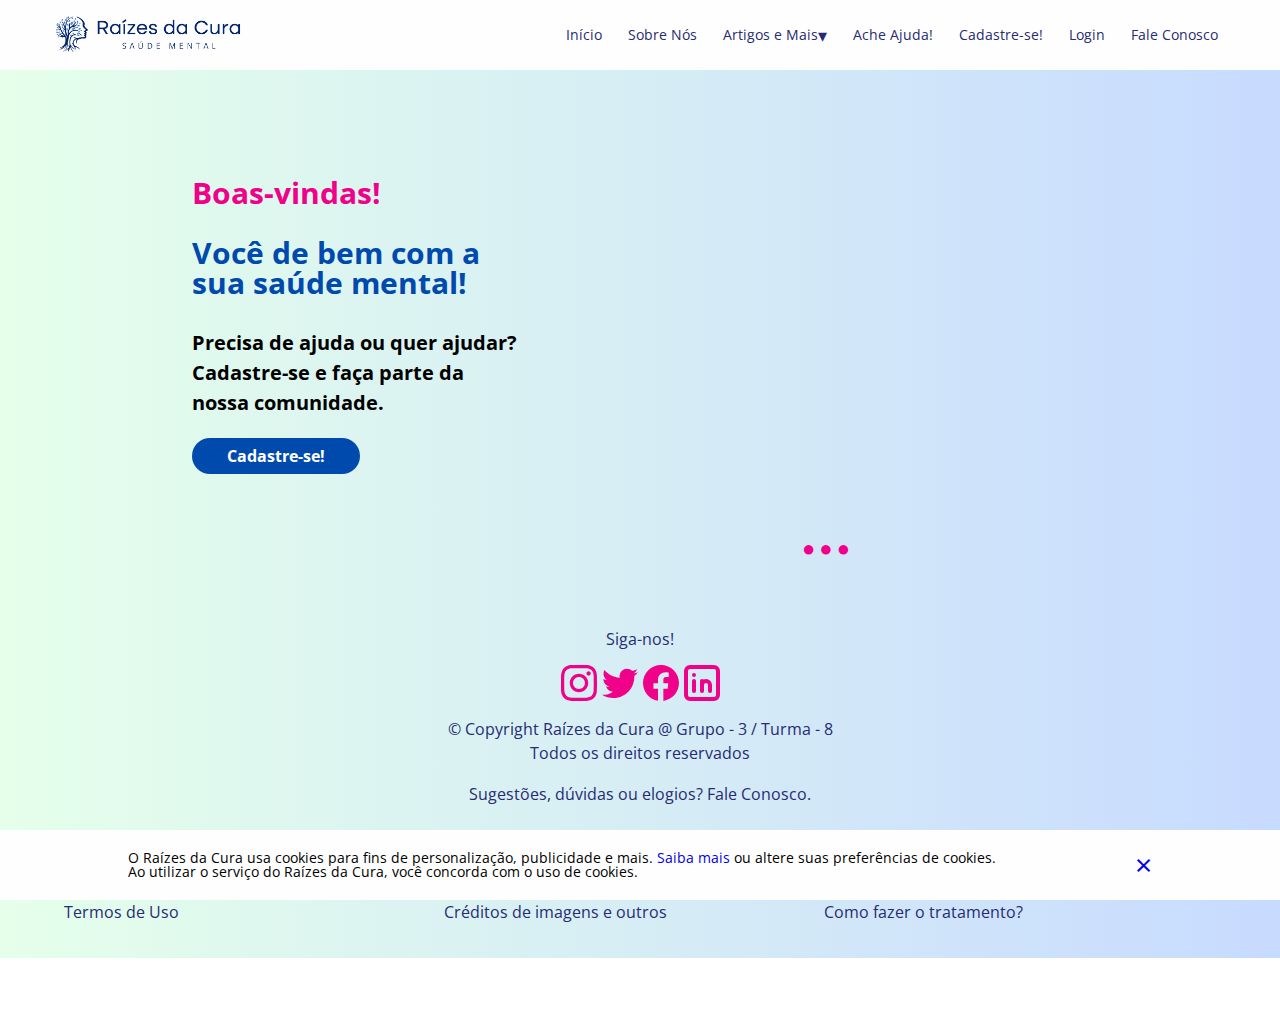
<file: index.html>
<!DOCTYPE html>
<html lang="pt-br">

<head>
    <meta charset="UTF-8">
    <meta http-equiv="X-UA-Compatible" content="IE=edge">
    <meta name="viewport" content="width=device-width, initial-scale=1.0">
    <link rel="shortcut icon" href="./imagens/Icones-2/favicon.ico" type="image/x-icon" />
    <!-- Arquivo de reset de estilos dos navegadores -->
    <link rel="stylesheet" href="./estilos/reset.css">
    <!-- CSS do menu e rodapé -->
    <link rel="stylesheet" href="./estilos/menu-e-rodape.css">
    <!-- Google Fontes utilizado para o menu e rodapé -->
    <link rel="preconnect" href="https://fonts.googleapis.com">
    <link rel="preconnect" href="https://fonts.gstatic.com" crossorigin>
    <link href="https://fonts.googleapis.com/css2?family=Open+Sans:wght@500&display=swap" rel="stylesheet">
    <!-- CSS da página inicial -->
    <link rel="stylesheet" href="./estilos/index.css">
    <title>Raízes da Cura - Início</title>
</head>

<body>
    <header>
        <nav class="menu">
            <div class="logo">
                <a href="index.html">
                    <img src="./imagens/logo-horizontal.png" alt="Logo Raízes da Cura">
                </a>
            </div>
            <ul>
                <li><a href="index.html">Início</a></li>
                <li><a href="./html/sobre-nos.html">Sobre Nós</a></li>
                <li><a href="#">Artigos e Mais<span class="submenu-mais">&blacktriangledown;</span></a>
                    <ul>
                        <li><a href="./html/artigos-e-mais.html">O que são doenças mentais?</a></li>
                        <li><a href="./html/submenu/ajuda.html">Como você pode ajudar?</a></li>
                        <li><a href="./html/submenu/diferenca.html">Qual a diferença de um transtorno para o outro?</a>
                        </li>
                        <li><a href="./html/submenu/tratar.html">Como fazer o tratamento?</a></li>
                    </ul>
                </li>
                <li><a href="./html/ache-ajuda.html">Ache Ajuda!</a></li>
                <li><a href="./html/cadastre-se.html">Cadastre-se!</a></li>
                <li><a href="./html/login.html">Login</a></li>
                <li><a href="./html/fale-conosco.html">Fale Conosco</a></li>
            </ul>
        </nav>
    </header>

    <main class="fundo-gradiente">
        <section class="boas-vindas">
            <article class="texto-boas-vindas">
                <h1>Boas-vindas!</h1>
                <h2>Você de bem com a sua saúde mental!</h2>
                <h3>Precisa de ajuda ou quer ajudar? <br>
                    Cadastre-se e faça parte da nossa comunidade.</h3>
                <a class="botao" href="./html/cadastre-se.html">Cadastre-se!</a>
            </article>
            <article class="conteiner-carrossel">
                <div class="carrossel">
                    <div id="imagem1">
                        <figure>
                            <img src=".\imagens\index\tela-inicial-1.jpg" alt="Imagem 1 da tela inicial do carrossel. 
                        Imagem com uma mulher meditando em cima de um tapete rosa,
                        em posição de ioga, vestindo uma calça jeans azul e uma blusa branca, e 
                        com cabelos amarrados, com gato dormindo ao lado esquerdo da mulher. 
                        Ao fundo, várias plantas e flores em jarros.
                        Uma caneca vermelha com desenho de coração branco ao lado direito da mulher.
                        Ao fundo da imagem, uma parede de cor verde.">
                            <figcaption>Técnicas de meditação</figcaption>
                        </figure>
                    </div>
                    <div id="imagem2">
                        <figure>
                            <img src=".\imagens\index\tela-inicial-2.jpg" alt="Imagem 2 da tela inicial do carrossel. 
                        Imagem de homem meditando em cima de uma mesa, em posição de ioga, vestindo uma calça
                        azul, camisa social branca e gravata vermelha. Ao lado direito do homem, um jarro azul
                        com planta, e ao lado esquerdo, uma caneca vermelha com uma bebida quente.
                        Por trás do homem tem um céu em camadas azúis, cheio de nuvens. Em volta do homem, 
                        objetos flutuando (bola colorida, pasta de arquivos amarela, lâmpada amarela e ficha de papel).">
                            <figcaption>Hábitos saudáveis</figcaption>
                        </figure>
                    </div>
                    <div id="imagem3">
                        <figure>
                            <img src=".\imagens\index\tela-inicial-3.jpg" alt="Imagem 3 da tela inicial do carrossel.
                        Imagem de família em um jardim, com uma casa azul e uma cerca ao fundo da imagem e núvens e pássaros no céu.
                        Mulher vestindo blusa vermelha, calça azul e descalça, fazendo o número quatro com as pernas e
                        gesto de agradecimento com as mãos. Menina ao lado direito da mulher, em cima do tapete, vestindo uma blusa
                        rosa clara e azul clara, também descalça, e espelhando a posição da mulher. Ao lado esquerdo da mulher, 
                        tem um menino vestindo camisa azul e calça vermelha, usando sapato azul, sentado na grama, 
                        brincando com cachorro branco com manchas caramelo. E nos dois lados da imagem, temos duas plantas e uma libélula.">
                            <figcaption>Receba ajuda</figcaption>
                        </figure>
                    </div>
                    <div id="imagem1">
                        <figure>
                            <img src=".\imagens\index\tela-inicial-1.jpg" alt="Imagem 1 da tela inicial do carrossel. 
                        Imagem com uma mulher meditando em cima de um tapete rosa,
                        em posição de ioga, vestindo uma calça jeans azul e uma blusa branca, e 
                        com cabelos amarrados, com gato dormindo ao lado esquerdo da mulher. 
                        Ao fundo, várias plantas e flores em jarros.
                        Uma caneca vermelha com desenho de coração branco ao lado direito da mulher.
                        Ao fundo da imagem, uma parede de cor verde.">
                            <figcaption>Técnicas de meditação</figcaption>
                        </figure>
                    </div>
                    <div id="imagem2">
                        <figure>
                            <img src=".\imagens\index\tela-inicial-2.jpg" alt="Imagem 2 da tela inicial do carrossel. 
                        Imagem de homem meditando em cima de uma mesa, em posição de ioga, vestindo uma calça
                        azul, camisa social branca e gravata vermelha. Ao lado direito do homem, um jarro azul
                        com planta, e ao lado esquerdo, uma caneca vermelha com uma bebida quente.
                        Por trás do homem tem um céu em camadas azúis, cheio de nuvens. Em volta do homem, 
                        objetos flutuando (bola colorida, pasta de arquivos amarela, lâmpada amarela e ficha de papel).">
                            <figcaption>Hábitos saudáveis</figcaption>
                        </figure>
                    </div>
                </div>

                <div class="navegacao-carrossel">
                    <a href="#imagem1">&#9679;</a>
                    <a href="#imagem2">&#9679;</a>
                    <a href="#imagem3">&#9679;</a>
                </div>
            </article>
        </section>
    </main>

    <footer class="fundo-gradiente">
        <p>Siga-nos!</p>
        <div class="redes">
            <a href="https://www.instagram.com/" target="_blank"><img src="./imagens/rodape/instagram.svg"
                    alt="Logo Instagram"></a>
            <a href="https://twitter.com/" target="_blank"><img src="./imagens/rodape/twitter.svg"
                    alt="Logo do Twitter"></a>
            <a href="https://www.facebook.com/" target="_blank"><img src="./imagens/rodape/facebook.svg"
                    alt="Logo do Facebook"></a>
            <a href="https://www.linkedin.com/" target="_blank"><img src="./imagens/rodape/linkedin.svg"
                    alt="Logo do LinkedIn"></a>
        </div>
        <div class="copyright">
            <p><a href="./html/politicaseprivacidade.html#copyright">&copy; Copyright Raízes 
                 da Cura</a> @ Grupo - 3 / Turma - 8
            </p>
            <p>Todos os direitos reservados</p>
        </div>
        <div class="w-100">
            <p>Sugestões, dúvidas ou elogios? <a href="./html/fale-conosco.html">Fale Conosco.</a></p>
            <nav class="mapa-site">
                <ul>
                    <li><a href="index.html">Início</a></li>
                    <li><a href="./html/sobre-nos.html">Sobre Nós</a></li>
                    <li><a href="./html/ache-ajuda.html">Ache Ajuda!</a></li>
                    <li><a href="./html/politicaseprivacidade.html#termos">Termos de Uso</a></li>
                </ul>
                <ul>
                    <li><a href="./html/cadastre-se.html">Cadastre-se!</a></li>
                    <li><a href="./html/login.html">Login</a></li>
                    <li><a href="./html/politicaseprivacidade.html#privacidade">Políticas de Privacidade</a></li>
                    <li><a href="./html/creditos-de-imagens-e-outros.html">Créditos de imagens e outros</a></li>
                </ul>
                <ul>
                    <li><a href="./html/artigos-e-mais.html">Artigos e Mais</a></li>
                    <li><a href="./html/submenu/ajuda.html">Como você pode ajudar?</a></li>
                    <li><a href="./html/submenu/diferenca.html">Qual a diferença de um transtorno para o outro?</a>
                    </li>
                    <li><a href="./html/submenu/tratar.html">Como fazer o tratamento?</a></li>
                </ul>
            </nav>
        </div>
    </footer>

    <div class="cookies">
        <div class="cookies-texto">
            <p>O Raízes da Cura usa cookies para fins de personalização, publicidade e mais.  
                <a href="./html/politicaseprivacidade.html#privacidade">Saiba mais</a> ou altere suas
                preferências de cookies.
            </p>
            <p>Ao utilizar o serviço do Raízes da Cura, você concorda com o uso de cookies.</p>
        </div>
        <div class="cookies-fechar"><a href="#">&times;</a></div>
    </div>

</body>

</html>
</file>
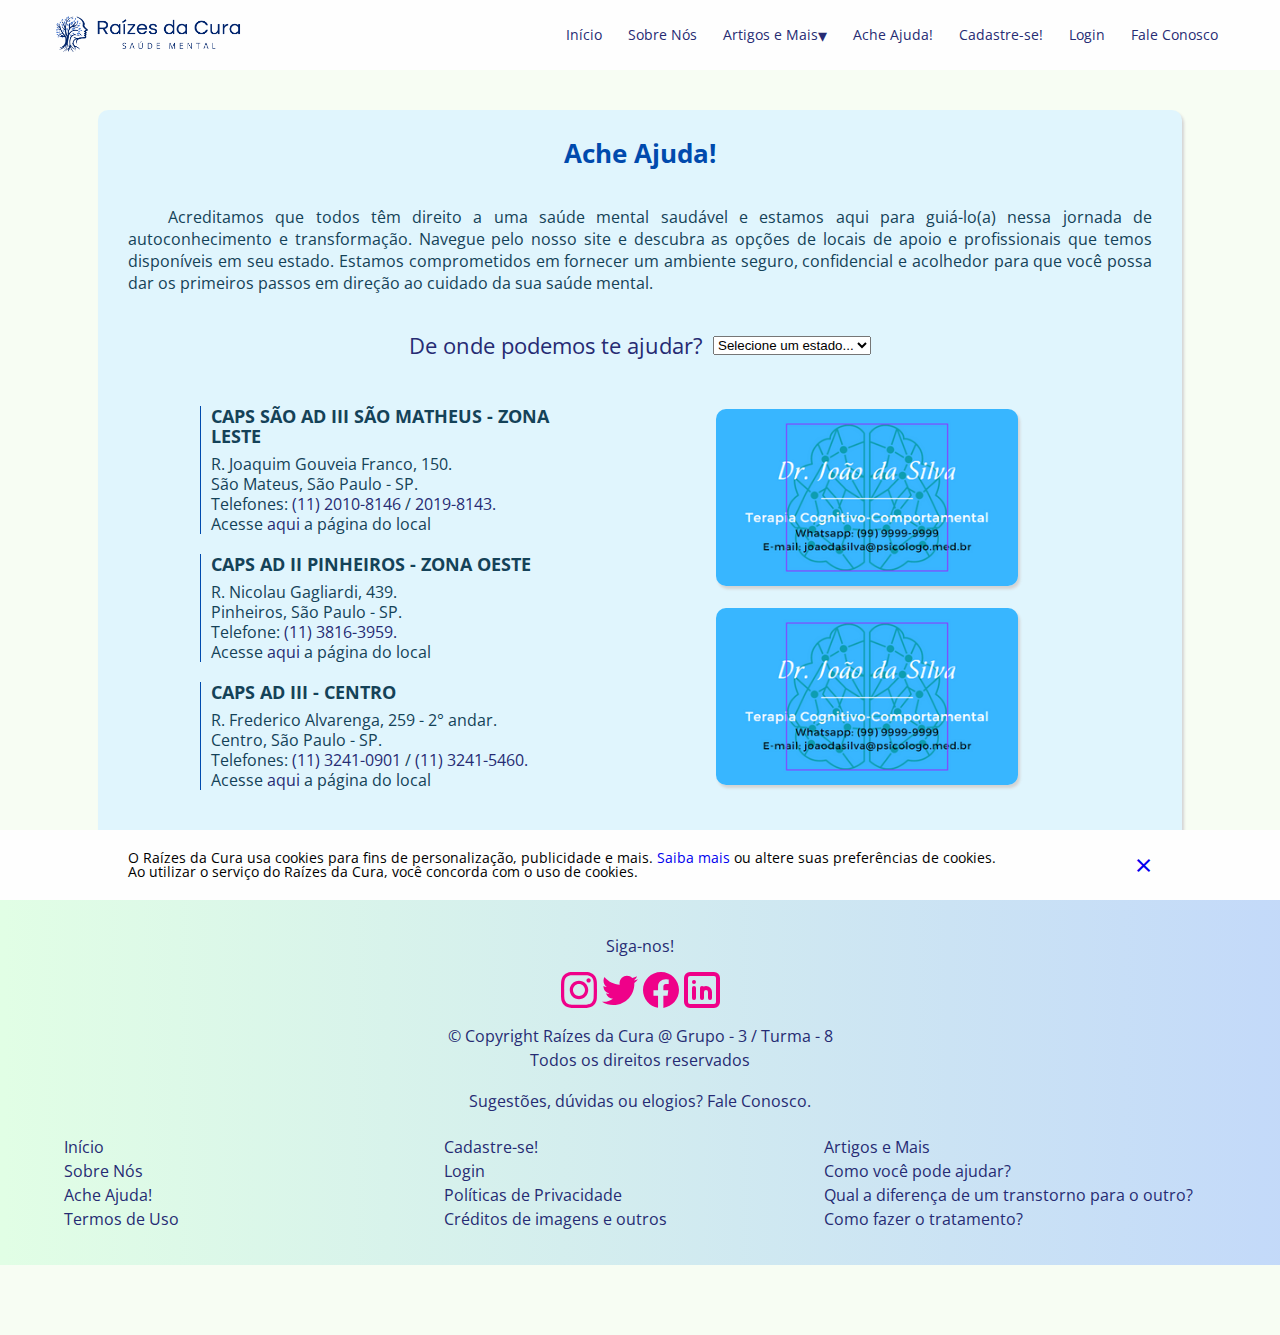
<file: html/ache-ajuda.html>
<!DOCTYPE html>
<html lang="en">

<head>
  <meta charset="UTF-8">
  <meta http-equiv="X-UA-Compatible" content="IE=edge">
  <meta name="viewport" content="width=device-width, initial-scale=1.0">
  <link rel="shortcut icon" href="../imagens/Icones-2/favicon.ico" type="image/x-icon" />
  <!-- Arquivo de reset de estilos dos navegadores -->
  <link rel="stylesheet" href="../estilos/reset.css">
  <!-- CSS do menu e rodapé -->
  <link rel="stylesheet" href="../estilos/menu-e-rodape.css">
  <!-- Google Fontes utilizado para o menu e rodapé -->
  <link rel="preconnect" href="https://fonts.googleapis.com">
  <link rel="preconnect" href="https://fonts.gstatic.com" crossorigin>
  <link href="https://fonts.googleapis.com/css2?family=Open+Sans:wght@500&display=swap" rel="stylesheet">
  <!-- Estilizando a página Ache Ajuda-->
  <link rel="stylesheet" href="../estilos/ache-ajuda.css">
  <title>Raízes da Cura - Ache Ajuda</title>
</head>

<body>
  <header>
    <nav class="menu">
      <div class="logo">
        <a href="../index.html">
          <img src="../imagens/logo-horizontal.png" alt="Logo Raízes da Cura">
        </a>
      </div>
      <ul>
        <li><a href="../index.html">Início</a></li>
        <li><a href="sobre-nos.html">Sobre Nós</a></li>
        <li><a href="#">Artigos e Mais<span class="submenu-mais">&blacktriangledown;</span></a>
          <ul>
            <li><a href="../html/artigos-e-mais.html">O que são doenças mentais?</a></li>
            <li><a href="../html/submenu/ajuda.html">Como você pode ajudar?</a></li>
            <li><a href="../html/submenu/diferenca.html">Qual a diferença de um transtorno para o outro?</a>
            </li>
            <li><a href="../html/submenu/tratar.html">Como fazer o tratamento?</a></li>
          </ul>
        </li>
        <li><a href="ache-ajuda.html">Ache Ajuda!</a></li>
        <li><a href="cadastre-se.html">Cadastre-se!</a></li>
        <li><a href="login.html">Login</a></li>
        <li><a href="fale-conosco.html">Fale Conosco</a></li>
      </ul>
    </nav>
  </header>

  <main>

    <article class="container">

      <section>
        <h1 class="title">Ache Ajuda!</h1>
        <p class="texto-detalhe"> Acreditamos que todos têm direito a uma saúde mental saudável e estamos aqui para
          guiá-lo(a)
          nessa jornada de autoconhecimento e transformação. Navegue pelo nosso site e descubra as opções de
          locais de apoio e profissionais que temos disponíveis em seu estado. Estamos comprometidos em fornecer
          um ambiente seguro, confidencial e acolhedor para que você possa dar os primeiros passos em direção ao
          cuidado da sua saúde mental.</p>
      </section>

      <section class="opcoes">
        <h3 class="subtitle">De onde podemos te ajudar?</h3>
        <div>
          <select id="selecao">
            <option value="" selected hidden>Selecione um estado...</option>
            <option value="Acre">Acre</option>
            <option value="Alagoas">Alagoas</option>
            <option value="Amapá">Amapá</option>
            <option value="Amazonas">Amazonas</option>
            <option value="Bahia">Bahia</option>
            <option value="Ceára">Ceára</option>
            <option value="Distrito Federal">Distrito Federal</option>
            <option value="Espírito Santo">Espírito Santo</option>
            <option value="Goiás">Goiás</option>
            <option value="Maranhão">Maranhão</option>
            <option value="Mato Grosso">Mato Grosso</option>
            <option value="Mato Grosso do Sul">Mato Grosso do Sul</option>
            <option value="Minas Gerais">Minas Gerais</option>
            <option value="Pará">Pará</option>
            <option value="Paraíba">Paraíba</option>
            <option value="Paraná">Paraná</option>
            <option value="Pernambuco">Pernambuco</option>
            <option value="Piauí">Piauí</option>
            <option value="Rio de Janeiro">Rio de Janeiro</option>
            <option value="Rio Grande do Norte">Rio Grande do Norte</option>
            <option value="Rio Grande do Sul">Rio Grande do Sul</option>
            <option value="Rondônia">Rondônia</option>
            <option value="Roraima">Roraima</option>
            <option value="Santa Catarina">Santa Catarina</option>
            <option value="São Paulo">São Paulo</option>
            <option value="Sergipe">Sergipe</option>
            <option value="Tocantins">Tocantins</option>
          </select>
        </div>
      </section>

      <section class="referencias">
        <section class="lista-enderecos">
          <address>
            <h3>CAPS SÃO AD III SÃO MATHEUS - ZONA LESTE</h3>
            <ul>
              <li>R. Joaquim Gouveia Franco, 150.</li>
              <li>São Mateus, São Paulo - SP. </li>
              <li>Telefones: <a href="tel: (11) 2010-8146">(11) 2010-8146</a> / <a href="tel: (11)2019-8143">2019-8143.</a>  </li>
              <li>Acesse <a href="https://tinyurl.com/bdh9vjd5" target="_blank"> aqui</a> a página do local</li>
            </ul>
          </address>
          <address>
            <h3>CAPS AD II PINHEIROS - ZONA OESTE</h3>
            <ul>
              <li>R. Nicolau Gagliardi, 439.</li>
              <li> Pinheiros, São Paulo - SP. </li>
              <li> Telefone: <a href="tel: (11) 3816-3959">(11) 3816-3959. </a> </li>
              <li> Acesse <a href="https://tinyurl.com/bdh9vjd5" target="_blank"> aqui</a> a página do local</li>
            </ul>
          </address>
          <address>
            <h3>CAPS AD III - CENTRO</h3>
            <ul>
              <li>R. Frederico Alvarenga, 259 - 2° andar. </li>
              <li> Centro, São Paulo - SP. </li>
              <li> Telefones: <a href="tel: (11) 3241-0901">(11) 3241-0901 </a> / <a href="tel: (11) 3241-5460"> (11) 3241-5460. </a> </li>
              <li> Acesse <a href="https://tinyurl.com/bdh9vjd5" target="_blank"> aqui</a> a página do local</li>
              <ul>
          </address>
        </section>

        <section class="profissionais">
          <figure>
            <img src="../imagens/profissionais-exemplo.png" alt="Imagem exemplo de cartão profissional azul
          do psicólogo Dr. João da Silva, contendo o whatsapp e e-mail do profissional.">
          </figure>
          <figure>
            <img src="../imagens/profissionais-exemplo.png" alt="Imagem exemplo de cartão profissional azul
          do psicólogo Dr. João da Silva, contendo o whatsapp e e-mail do profissional.">
          </figure>
        </section>

      </section>

    </article>
  </main>

  <footer class="fundo-gradiente">
    <p>Siga-nos!</p>
    <div class="redes">
      <a href="https://www.instagram.com/" target="_blank"><img src="../imagens/rodape/instagram.svg"
          alt="Logo Instagram"></a>
      <a href="https://twitter.com/" target="_blank"><img src="../imagens/rodape/twitter.svg" alt="Logo do Twitter"></a>
      <a href="https://www.facebook.com/" target="_blank"><img src="../imagens/rodape/facebook.svg"
          alt="Logo do Facebook"></a>
      <a href="https://www.linkedin.com/" target="_blank"><img src="../imagens/rodape/linkedin.svg"
          alt="Logo do LinkedIn"></a>
    </div>
    <div class="copyright">
      <p><a href="./politicaseprivacidade.html#copyright">&copy; Copyright Raízes da Cura
      </a> @ Grupo - 3 / Turma - 8
    </p>
      <p>Todos os direitos reservados</p>
    </div>
    <div class="w-100">
      <p>Sugestões, dúvidas ou elogios? <a href="./fale-conosco.html">Fale Conosco.</a></p>
      <nav class="mapa-site">
        <ul>
          <li><a href="../index.html">Início</a></li>
          <li><a href="./sobre-nos.html">Sobre Nós</a></li>
          <li><a href="./ache-ajuda.html">Ache Ajuda!</a></li>
          <li><a href="./politicaseprivacidade.html#termos">Termos de Uso</a></li>
        </ul>
        <ul>
          <li><a href="./cadastre-se.html">Cadastre-se!</a></li>
          <li><a href="./login.html">Login</a></li>
          <li><a href="./politicaseprivacidade.html#privacidade">Políticas de Privacidade</a></li>
          <li><a href="./creditos-de-imagens-e-outros.html">Créditos de imagens e outros</a></li>
        </ul>
        <ul>
          <li><a href="./artigos-e-mais.html">Artigos e Mais</a></li>
          <li><a href="./submenu/ajuda.html">Como você pode ajudar?</a></li>
          <li><a href="./submenu/diferenca.html">Qual a diferença de um transtorno para o outro?</a>
          </li>
          <li><a href="./submenu/tratar.html">Como fazer o tratamento?</a></li>
        </ul>
      </nav>
    </div>
  </footer>

  <div class="cookies">
    <div class="cookies-texto">
      <p>O Raízes da Cura usa cookies para fins de personalização, publicidade e mais.
        <a href="./politicaseprivacidade.html#privacidade">Saiba mais</a> ou altere suas
        preferências de cookies.
      </p>
      <p>Ao utilizar o serviço do Raízes da Cura, você concorda com o uso de cookies.</p>
    </div>
    <div class="cookies-fechar"><a href="#">&times;</a></div>
  </div>
</body>

</html>
</file>
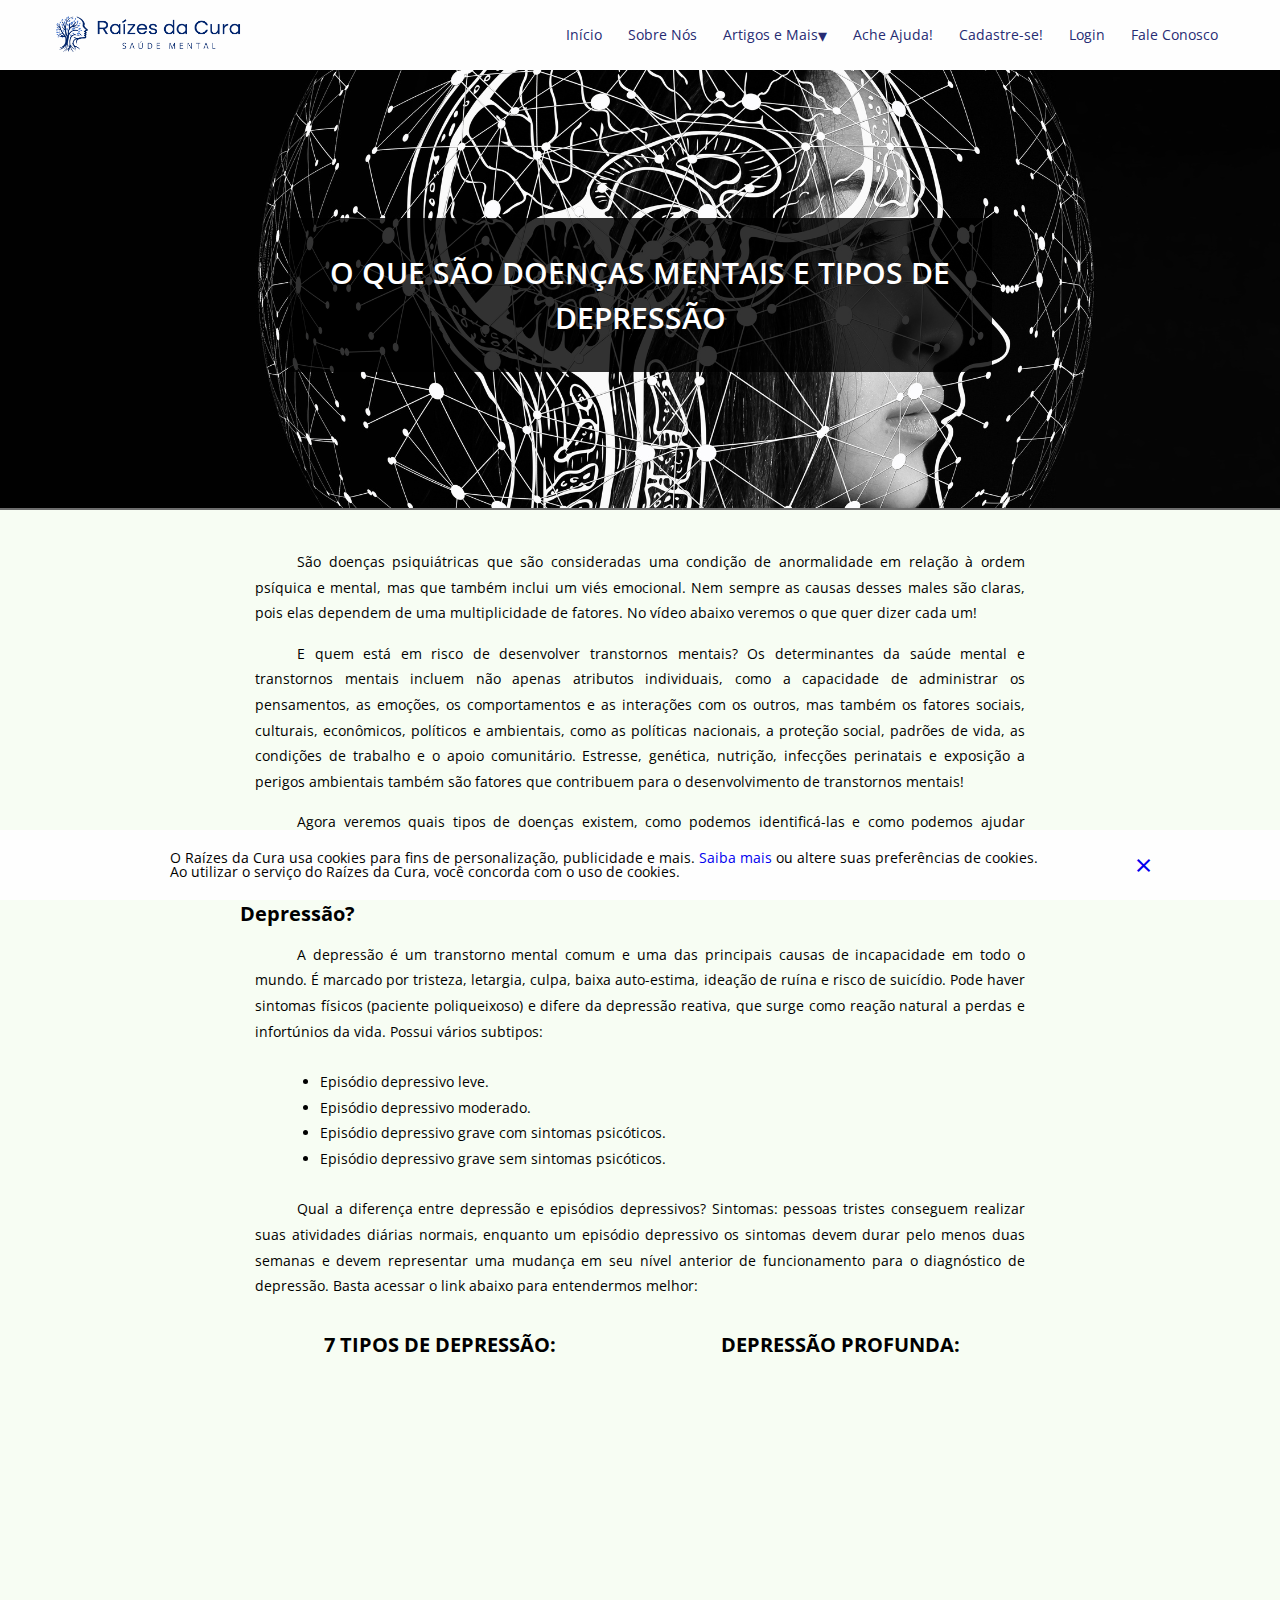
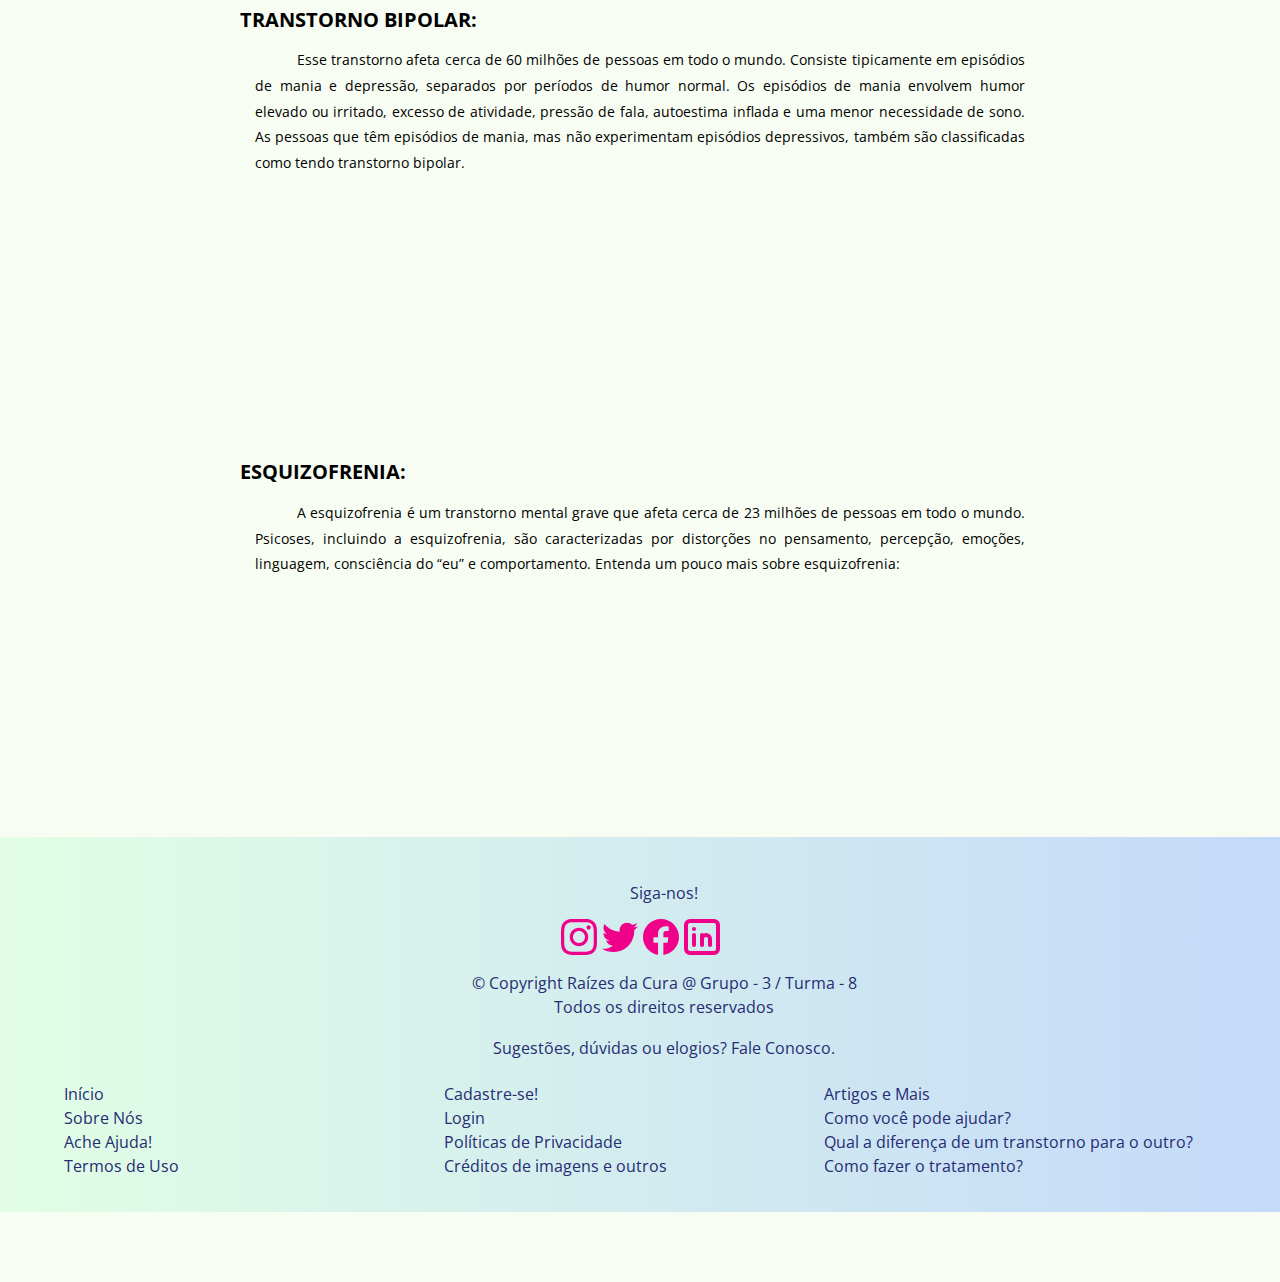
<file: html/artigos-e-mais.html>
<!DOCTYPE html>
<html lang="en">

<head>
    <meta charset="UTF-8">
    <meta http-equiv="X-UA-Compatible" content="IE=edge">
    <meta name="viewport" content="width=device-width, initial-scale=1.0">
    <link rel="shortcut icon" href="../imagens/Icones-2/favicon.ico" type="image/x-icon" />
    <!-- Arquivo de reset de estilos dos navegadores -->
    <link rel="stylesheet" href="../estilos/reset.css">
    <!-- CSS do menu e rodapé -->
    <link rel="stylesheet" href="../estilos/menu-e-rodape.css">
    <!-- Google Fontes utilizado para o menu e rodapé -->
    <link rel="preconnect" href="https://fonts.googleapis.com">
    <link rel="preconnect" href="https://fonts.gstatic.com" crossorigin>
    <link href="https://fonts.googleapis.com/css2?family=Open+Sans:wght@500&display=swap" rel="stylesheet">
    <link rel="stylesheet" href="../estilos/artigos.css">
    <title>Raízes da Cura - Artigos e mais</title>
</head>

<body>

    <header>
        <nav class="menu">
            <div class="logo">
                <a href="../index.html">
                    <img src="../imagens/logo-horizontal.png" alt="Logo Raízes da Cura">
                </a>
            </div>
            <ul>
                <li><a href="../index.html">Início</a></li>
                <li><a href="sobre-nos.html">Sobre Nós</a></li>
                <li><a href="#">Artigos e Mais<span class="submenu-mais">&blacktriangledown;</span></a>
                    <ul>
                        <li><a href="../artigos-e-mais.html">O que são doenças mentais?</a></li>
                        <li><a href="../html/submenu/ajuda.html">Como você pode ajudar?</a></li>
                        <li><a href="../html/submenu/diferenca.html">Qual a diferença de um transtorno para o outro?</a>
                        </li>
                        <li><a href="../html/submenu/tratar.html">Como fazer o tratamento?</a></li>
                    </ul>
                </li>
                <li><a href="ache-ajuda.html">Ache Ajuda!</a></li>
                <li><a href="cadastre-se.html">Cadastre-se!</a></li>
                <li><a href="login.html">Login</a></li>
                <li><a href="fale-conosco.html">Fale Conosco</a></li>
            </ul>
        </nav>
    </header>

    <main>
        <section class="section01-titulo01">
            <div class="div01-titulo01">
                <h1>O QUE SÃO DOENÇAS MENTAIS E TIPOS DE DEPRESSÃO</h1>
            </div>
        </section>
        <section class="section02-texto01">
            <div class="div02-texto01">
                <article>
                    <p> São doenças psiquiátricas que são consideradas uma condição de anormalidade em relação à ordem
                        psíquica e mental, mas que também inclui um viés emocional.
                        Nem sempre as causas desses males são claras, pois elas dependem de uma multiplicidade de
                        fatores. No vídeo abaixo veremos o que quer dizer cada um! 
                    </p>
                    <p> E quem está em risco de desenvolver transtornos mentais?
                        Os determinantes da saúde mental e transtornos mentais incluem não apenas atributos individuais,
                        como a capacidade de administrar os pensamentos, as emoções, os comportamentos e as interações
                        com os outros, mas também os fatores sociais, culturais, econômicos, políticos e ambientais,
                        como as políticas nacionais, a proteção social, padrões de vida, as condições de trabalho e o
                        apoio comunitário. Estresse, genética, nutrição, infecções perinatais e exposição a perigos ambientais também são
                        fatores que contribuem para o desenvolvimento de transtornos mentais!
                    </p>
                    <p> Agora veremos quais tipos de doenças existem, como podemos identificá-las e como podemos ajudar
                        aqueles quem estão sofrendo de doença mental. E para nos ajudar a entendê-las usaremos alguns 
                        vídeos a onde médicos irão nos explicar o que são essas doenças, como identificá-la e como tratá-la.
                    </p>
                    <h2>Depressão?</h2>
                    <p> A depressão é um transtorno mental comum e uma das principais causas de incapacidade em todo o
                        mundo. É marcado por tristeza, letargia, culpa, baixa auto-estima, ideação de ruína e risco de
                        suicídio. Pode haver sintomas físicos (paciente poliqueixoso) e difere da depressão reativa, que
                        surge como reação natural a perdas e infortúnios da vida. Possui vários subtipos: </p>

                    <ul class="lista-episodios">
                        <li> Episódio depressivo leve.</li>
                        <li> Episódio depressivo moderado.</li>
                        <li> Episódio depressivo grave com sintomas psicóticos.</li>
                        <li> Episódio depressivo grave sem sintomas psicóticos.</li>
                    </ul>
                    <p>
                        Qual a diferença entre depressão e episódios depressivos?
                        Sintomas: pessoas tristes conseguem realizar suas atividades diárias normais, enquanto um
                        episódio depressivo os sintomas devem durar pelo menos duas semanas e devem representar uma
                        mudança em seu nível anterior de funcionamento para o diagnóstico de depressão.
                        Basta acessar o link abaixo para entendermos melhor: 
                    </p>
                </article>
            </div>
        </section>
        <section class="section03-titulos-videos01e02">
            <div class="div03-titulo-video01">
                <h2>7 TIPOS DE DEPRESSÃO:</h2>
            </div>
            <div class="div04-titulo-video02">
                <h2>DEPRESSÃO PROFUNDA:</h2>
            </div>
        </section>
        <section class="section04-videos01e02">
            <div class="div05-video01">
                <iframe width="400" height="215" src="https://www.youtube.com/embed/su9HkqJqfiw"
                    title="YouTube video player" frameborder="0"
                    allow="accelerometer; autoplay; clipboard-write; encrypted-media; gyroscope; picture-in-picture; web-share"
                    allowfullscreen>
                </iframe>
            </div>
            <div class="div06-video02">
                <iframe width="400" height="215" src="https://www.youtube.com/embed/7UT7X6338vA"
                    title="YouTube video player" frameborder="0"
                    allow="accelerometer; autoplay; clipboard-write; encrypted-media; gyroscope; picture-in-picture; web-share"
                    allowfullscreen>
                </iframe>
            </div>
        </section>
        <section class="section05-texto02">
            <div class="div07-titulo-e-texto02">
                <article>
                    <h2>TRANSTORNO BIPOLAR:</h2>
                    <p> Esse transtorno afeta cerca de 60 milhões de pessoas em todo o mundo.
                        Consiste tipicamente em episódios de mania e depressão, 
                        separados por períodos de humor normal. Os episódios de mania envolvem humor elevado ou irritado, 
                        excesso de atividade, pressão de fala, autoestima inflada e uma menor necessidade de sono.
                        As pessoas que têm episódios de mania, mas não experimentam episódios depressivos,
                        também são classificadas como tendo transtorno bipolar.
                    </p>
                </article>
            </div>
            <div class="div08-texto02-video03">
                <iframe width="400" height="215" src="https://www.youtube.com/embed/4hVe8TzStd4"
                    title="YouTube video player" frameborder="0"
                    allow="accelerometer; autoplay; clipboard-write; encrypted-media; gyroscope; picture-in-picture; web-share"
                    allowfullscreen>
                </iframe>
            </div>
        </section>
        <section class="section06-texto03">
            <div class="div09-titulo-e-texto03">
                <article>
                    <h2>ESQUIZOFRENIA:</h2>
                    <p> A esquizofrenia é um transtorno mental grave que afeta cerca de 23 milhões de pessoas em todo o mundo.
                        Psicoses, incluindo a esquizofrenia, são caracterizadas por distorções no pensamento,
                        percepção, emoções, linguagem, consciência do “eu” e comportamento. Entenda um pouco mais sobre esquizofrenia:
                    </p>
                </article>
            </div>
        </section>
        <section class="section07-videos04e05">
            <div class="div10-video04">
                <iframe width="400" height="215" src="https://www.youtube.com/embed/k44RmrCG07o"
                    title="YouTube video player" frameborder="0"
                    allow="accelerometer; autoplay; clipboard-write; encrypted-media; gyroscope; picture-in-picture; web-share"
                    allowfullscreen>
                </iframe>
            </div>
            <div class="div10-video05">
                <iframe width="400" height="215" src="https://www.youtube.com/embed/HRuI2CbFw-Q"
                    title="YouTube video player" frameborder="0"
                    allow="accelerometer; autoplay; clipboard-write; encrypted-media; gyroscope; picture-in-picture; web-share"
                    allowfullscreen>
                </iframe>
            </div>
        </section>
        <!-- Esse conteúdo será inserido posteriormente! -->
        <!-- <section>
                <h3>Transtornos de personalidade</h3>
                <p>Personalidade paranoica não suporta ser contrariado, não aceita desculpas, é desconfiado, distorce os
                    fatos. Acha-se muito importante. <br>
                    Acha que é o centro de tudo (autorreferência). Combativo na defesa de seus direitos.
                    Veremos abaixo alguns tipos de transtorno de personalidade:</p>
                <article>
                    <li><iframe width="260" height="155" src="https://www.youtube.com/embed/NFJwqkNGAO8"
                            title="YouTube video player" frameborder="0"
                            allow="accelerometer; autoplay; clipboard-write; encrypted-media; gyroscope; picture-in-picture; web-share"
                            allowfullscreen></iframe></li>
                    <span>Transtorno de personalidade bordeline</span>
                    <p>O transtorno de personalidade borderline é caracterizado por um padrão generalizado de
                        instabilidade e hipersensibilidade nos relacionamentos interpessoais, instabilidade na
                        autoimagem, flutuações extremas de humor e impulsividade. </p>
                    <li><iframe width="260" height="155" src="https://www.youtube.com/embed/D30OduNNcqk"
                            title="YouTube video player" frameborder="0"
                            allow="accelerometer; autoplay; clipboard-write; encrypted-media; gyroscope; picture-in-picture; web-share"
                            allowfullscreen></iframe></li>
                    <span>Transtorno de personalidade narcisita</span>
                    <p>O transtorno de personalidade narcisista é caracterizado por um padrão generalizado de
                        grandiosidade, necessidade de adulação e falta de empatia.</p>
                    <li><iframe width="260" height="155" src="https://www.youtube.com/embed/XihBd7lF8f0"
                            title="YouTube video player" frameborder="0"
                            allow="accelerometer; autoplay; clipboard-write; encrypted-media; gyroscope; picture-in-picture; web-share"
                            allowfullscreen></iframe></li>
                    <span>Transtorno de personalidade paranoide</span>
                    <p>Transtorno de personalidade paranoide é caracterizado por um padrão generalizado de desconfiança
                        e suspeita injustificadas dos outros que envolve interpretar seus motivos como maliciosos.</p>
                    <li><iframe width="260" height="155" src="https://www.youtube.com/embed/JrPh8NMMMu4"
                            title="YouTube video player" frameborder="0"
                            allow="accelerometer; autoplay; clipboard-write; encrypted-media; gyroscope; picture-in-picture; web-share"
                            allowfullscreen></iframe></li>
                    <span>Transtorno de personalidade dissoativo</span>
                    <p>São reações a situações traumáticas com dissociação de memória, identidade, sensações ou controle
                        dos movimentos.
                        O paciente pode isolar no inconsciente um acontecimento do passado de modo a esquecê-lo
                        (amnésia) ou sofrer uma paralisia sem explicação neurológica.
                        Os sintomas são manobras inconscientes para não se tomar consciência de fatos traumáticos e das
                        respectivas emoções, por isso se esquece parte do passado ou se projeta o sintoma no corpo.
                        Antigamente esses transtornos eram chamados de histeria e foram estudados por Freud.
                        A recuperação da consciência do fato traumático e a verbalização das emoções eliminam a
                        dissociação ou conversão psicogênica.
                        Contudo, é difícil o paciente aceitar que está doente.</p>
                    <li><iframe width="260" height="155" src="https://www.youtube.com/embed/DjpXwHL20nY"
                            title="YouTube video player" frameborder="0"
                            allow="accelerometer; autoplay; clipboard-write; encrypted-media; gyroscope; picture-in-picture; web-share"
                            allowfullscreen></iframe></li>

                </article>
                <section>
                    <h3>Outras psicoses</h3>
                    <p>
                    <p>Transtorno delirante persistente É uma esquizofrenia paranoide mais simples, sem muitas
                        alucinações e com pouco bizarrismo. Pode durar a vida toda.
                        Transtornos psicóticos agudos e transitórios É uma psicose aguda causada por um estressor
                        psicossocial. É uma forma benigna.
                        Transtornos esquizoafetivos São combinações de esquizofrenia e distúrbios do humor.
                        O tratamento dessas outras psicoses é semelhante ao da esquizofrenia, mas com melhor
                        prognóstico, especialmente quando há poucos sintomas negativos.</p>
                    </p>
                    <iframe width="260" height="155" src="https://www.youtube.com/embed/-Gy6SbgUriA"
                        title="YouTube video player" frameborder="0"
                        allow="accelerometer; autoplay; clipboard-write; encrypted-media; gyroscope; picture-in-picture; web-share"
                        allowfullscreen></iframe>
                    <article>
                        <h3>Demência</h3>
                        <p>Em todo o mundo, cerca de 50 milhões de pessoas têm demência. A condição é geralmente de
                            natureza crônica ou progressiva, na qual há deterioração da função cognitiva (isto é, a
                            capacidade de processar o pensamento) para além do que se poderia esperar no envelhecimento
                            normal. Ela afeta memória, pensamento, orientação, compreensão, cálculo, capacidade de
                            aprendizagem, linguagem e julgamento. O comprometimento da função cognitiva é comumente
                            acompanhado, e ocasionalmente precedido, pela deterioração do controle emocional,
                            comportamento social ou motivação. A demência é causada por uma variedade de doenças e
                            lesões que afetam o cérebro, como o Alzheimer ou acidente vascular cerebral. Embora não haja
                            atualmente tratamento disponível para curar a demência ou para alterar seu curso
                            progressivo, muitos tratamentos estão em vários estágios de ensaios clínicos. Muito pode ser
                            feito, no entanto, para apoiar e melhorar as vidas das pessoas com demência, seus cuidadores
                            e famílias.</p>
                        <iframe width="260" height="155" src="https://www.youtube.com/embed/LIcre9kPyLA"
                            title="YouTube video player" frameborder="0"
                            allow="accelerometer; autoplay; clipboard-write; encrypted-media; gyroscope; picture-in-picture; web-share"
                            allowfullscreen></iframe>

                    </article>
                    <article>
                        <h3>Distúrbios de desenvolvimento, incluindo o autismo</h3>
                        <p>O termo transtorno de desenvolvimento abrange deficiência intelectual e transtornos invasivos
                            de desenvolvimento, incluindo o autismo.
                            Os distúrbios de desenvolvimento geralmente têm início na infância, mas tendem a persistir
                            na idade adulta, causando comprometimento ou atraso nas funções relacionadas à maturação do
                            sistema nervoso central.
                            Eles geralmente seguem um curso constante, em vez de os períodos de alternância entre
                            estabilizações e crises que caracterizam muitos outros transtornos mentais.
                            A deficiência intelectual é caracterizada pela diminuição de habilidades em várias áreas de
                            desenvolvimento, como o funcionamento cognitivo e o comportamento adaptativo.
                            Essa condição diminui a capacidade de adaptação às exigências diárias da vida.
                            Os sintomas de transtornos invasivos de desenvolvimento, como o autismo, são comportamento
                            social, comunicação e linguagem prejudicados e uma estreita faixa de interesses e
                            atividades, que são únicas para o indivíduo e realizadas repetidamente.
                            Os transtornos de desenvolvimento frequentemente se originam na infância ou na primeira
                            infância.
                            As pessoas com esses transtornos ocasionalmente possuem algum grau de deficiência
                            intelectual. O envolvimento da família no cuidado de pessoas com essa condição é
                            fundamental. É importante conhecer as situações e atividades que causam tensão e bem-estar
                            ao indivíduo, assim como descobrir quais ambientes são mais apropriados para uma melhor
                            aprendizagem.
                            O estabelecimento de rotinas diárias (horários para alimentação, brincadeiras, contato com
                            outras pessoas e sono) ajuda a prevenir estresse desnecessário.
                            É essencial também que os serviços de saúde façam um acompanhamento regular de crianças e
                            adultos com transtornos de desenvolvimento e se mantenham em contato com seus cuidadores.
                            A comunidade em geral tem um papel a desempenhar no que diz respeito aos direitos e
                            necessidades das pessoas com deficiência.</p>
                        <iframe width="260" height="155" src="https://www.youtube.com/embed/8uTHFYAQtnA"
                            title="YouTube video player" frameborder="0"
                            allow="accelerometer; autoplay; clipboard-write; encrypted-media; gyroscope; picture-in-picture; web-share"
                            allowfullscreen></iframe>
                        <iframe width="260" height="155" src="https://www.youtube.com/embed/Uzgo05onjnQ"
                            title="YouTube video player" frameborder="0"
                            allow="accelerometer; autoplay; clipboard-write; encrypted-media; gyroscope; picture-in-picture; web-share"
                            allowfullscreen></iframe>
                        <iframe width="260" height="155" src="https://www.youtube.com/embed/0siuTa5L-a4"
                            title="YouTube video player" frameborder="0"
                            allow="accelerometer; autoplay; clipboard-write; encrypted-media; gyroscope; picture-in-picture; web-share"
                            allowfullscreen></iframe>
                        <iframe width="260" height="155" src="https://www.youtube.com/embed/NdQPZNSh-H0"
                            title="YouTube video player" frameborder="0"
                            allow="accelerometer; autoplay; clipboard-write; encrypted-media; gyroscope; picture-in-picture; web-share"
                            allowfullscreen></iframe>
                        <iframe width="260" height="155" src="https://www.youtube.com/embed/YXNqhyOyELU"
                            title="YouTube video player" frameborder="0"
                            allow="accelerometer; autoplay; clipboard-write; encrypted-media; gyroscope; picture-in-picture; web-share"
                            allowfullscreen></iframe>
                    </article>
                </section>
                <section>
                    <article>
                        <h3>Transtorno de humor</h3>
                        <p>Conceito de humor É a sensação de bem-estar da pessoa, os estados de alegria e de tristeza se
                            apresentando como dois polos entre os quais as pessoas oscilam normalmente.
                            Características Manifestam-se por depressão ou euforia, às vezes em alternância. Pode haver
                            sintomas psicóticos, quando há distorção da realidade.</p>
                        <iframe width="260" height="155" src="https://www.youtube.com/embed/C9yHb0d05BY"
                            title="YouTube video player" frameborder="0"
                            allow="accelerometer; autoplay; clipboard-write; encrypted-media; gyroscope; picture-in-picture; web-share"
                            allowfullscreen></iframe>
                        <h2>Quais tipos existem?</h2>
                        <span>Episódio maníaco:</span>
                        <p>É marcado por crises de euforia, pensamento acelerado, sono diminuído, fala prolixa,
                            auto-estima elevada, atenção dispersa, sensação de grandiosidade, hiperexcitação, condutas
                            irresponsáveis, busca de prazeres excessivos, hipersexualidade, promiscuidade, prodigalidade
                            etc. Em poucas palavras, é um paciente exageradamente alegre e ativo, sem autocrítica e dado
                            a excessos de todo tipo. Pode se acompanhar ou não de sintomas psicóticos, caracterizando
                            dois subtipos. Existe também a hipomania, que é sintomaticamente mais leve e sem grande
                            comprometimento social.</p>
                        <iframe width="260" height="155" src="https://www.youtube.com/embed/GiyZThoQHOk"
                            title="YouTube video player" frameborder="0"
                            allow="accelerometer; autoplay; clipboard-write; encrypted-media; gyroscope; picture-in-picture; web-share"
                            allowfullscreen></iframe>
                    </article>
                    <h3>Transtornos de ansiedade e fobias</h3>
                    <p>São medos excessivos de coisas que na realidade são inócuas. </p>
                    <span> Tipos Agorafobia:</span>

                    <p> Medo de locais abertos e de multidões, medo de sair à rua; costuma ser sequela de síndrome do
                        pânico.
                        Fobia social: medo de lugares ou situações de exposição pública (restaurantes, falar em
                        público).
                        Fobia simples: extremamente variada, medo de insetos, avião, dentista, escuro etc.
                        No tratamento usam-se antidepressivos, ansiolíticos e psicoterapia.</p>
                    <iframe width="260" height="155" src="https://www.youtube.com/embed/QvdWO3edvRY"
                        title="YouTube video player" frameborder="0"
                        allow="accelerometer; autoplay; clipboard-write; encrypted-media; gyroscope; picture-in-picture; web-share"
                        allowfullscreen></iframe>
                    <h3>Transtorno do pânico</h3>
                    Conceito É uma doença que se apresenta como crises súbitas e muito intensas de ansiedade, às vezes
                    com estímulos do ambiente. Lembram crises cardíacas e duram de dez a vinte minutos. Pode haver
                    sintomas residuais e agorafobia. Sintomas Medo de morrer. Cardíacos e respiratórios. Tonturas.
                    Formigamentos. Vômitos. Tremores. Sudorese. Sensação de frio ou calor. Tratamento É feito com
                    antidepressivos e ansiolíticos, além de psicoterapia e modernamente técnicas de respiração.
                    Transtorno de ansiedade generalizada
                    É uma forma crônica de ansiedade, sem um objeto específico como nas fobias e sem a gravidade das
                    crises de pânico. É, pois, uma forma intermediária e com o mesmo tratamento das demais. Requer
                    atenção assim como as demais.</p>
                    <iframe width="260" height="155" src="https://www.youtube.com/embed/Ke96K8ziCRI"
                        title="YouTube video player" frameborder="0"
                        allow="accelerometer; autoplay; clipboard-write; encrypted-media; gyroscope; picture-in-picture; web-share"
                        allowfullscreen></iframe>
                    <h3>Transtorno obsessivo-compulsivo</h3>
                    <p>É uma doença que se caracteriza por obsessões com limpeza, ordem, perfeição, contagem,
                        verificação, coisas místicas e supersticiosas e de colecionamento de objetos quaisquer.
                        Também pode ser caracterizada como pensamentos intrusivos egodistonicos persistentes de natureza
                        sexual (pedofilia, orientação sexual, zoofilia) ou de cunho violento (machucar a si ou a outras
                        pessoas).
                        A obsessão leva à compulsão por realizar rituais condizentes, como lavar as mãos, tomar banho de
                        chinelo, não pegar jornais, ter nojo de pegar
                        dinheiro e depois passar a mão nos olhos, verificar se o gás está desligado etc.
                    </p>
                    <iframe width="260" height="155" src="https://www.youtube.com/embed/fBAgNhXEFfo"
                        title="YouTube video player" frameborder="0"
                        allow="accelerometer; autoplay; clipboard-write; encrypted-media; gyroscope; picture-in-picture; web-share"
                        allowfullscreen></iframe>

                    <h3>Transtorno somatoforme</h3>
                    <p> É semelhante à histeria, o paciente projeta no corpo seus conflitos e se apresenta ao médico com
                        uma variedade de queixas físicas que encobrem seu estado emocional.
                        Sendo histeriforme, o paciente descreve suas queixas de forma dramática e exagerada ou ao
                        contrário, de forma indiferente.
                        É comum se associarem outros transtornos de ansiedade e depressão, assim como pode haver
                        transtornos de personalidade.
                        Os sintomas são tanto maiores e mais numerosos quanto mais o paciente tenha dificuldade para
                        tomar consciência de suas emoções e verbalizá-las.
                        O paciente mostra dois mecanismos psicodinâmicos: Ganho primário: o sintoma causa alívio porque
                        projeta o problema no corpo.
                        Ganho secundário: o paciente consegue a atenção e os cuidados das outras pessoas.
                        Além disso, o paciente não se acha doente, culpa os outros pela consulta médica.
                        É também extremamente sugestionável, pueril, fantasioso e teatral. </p>

                    <iframe width="260" height="155" src="https://www.youtube.com/embed/L5Ld-T0Yznw"
                        title="YouTube video player" frameborder="0"
                        allow="accelerometer; autoplay; clipboard-write; encrypted-media; gyroscope; picture-in-picture; web-share"
                        allowfullscreen></iframe>
                </section>

            </section> -->
    </main>

    <footer class="fundo-gradiente">
        <p>Siga-nos!</p>
        <div class="redes">
            <a href="https://www.instagram.com/" target="_blank"><img src="../imagens/rodape/instagram.svg"
                    alt="Logo Instagram"></a>
            <a href="https://twitter.com/" target="_blank"><img src="../imagens/rodape/twitter.svg"
                    alt="Logo do Twitter"></a>
            <a href="https://www.facebook.com/" target="_blank"><img src="../imagens/rodape/facebook.svg"
                    alt="Logo do Facebook"></a>
            <a href="https://www.linkedin.com/" target="_blank"><img src="../imagens/rodape/linkedin.svg"
                    alt="Logo do LinkedIn"></a>
        </div>
        <div class="copyright">
            <p><a href="./politicaseprivacidade.html#copyright">&copy; Copyright Raízes da 
                 Cura </a> @ Grupo - 3 / Turma - 8
            </p>
            <p>Todos os direitos reservados</p>
        </div>
        <div class="w-100">
            <p>Sugestões, dúvidas ou elogios? <a href="./fale-conosco.html">Fale Conosco.</a></p>
            <nav class="mapa-site">
                <ul>
                    <li><a href="../index.html">Início</a></li>
                    <li><a href="./sobre-nos.html">Sobre Nós</a></li>
                    <li><a href="./ache-ajuda.html">Ache Ajuda!</a></li>
                    <li><a href="./politicaseprivacidade.html#termos">Termos de Uso</a></li>
                </ul>
                <ul>
                    <li><a href="./cadastre-se.html">Cadastre-se!</a></li>
                    <li><a href="./login.html">Login</a></li>
                    <li><a href="./politicaseprivacidade.html#privacidade">Políticas de Privacidade</a></li>
                    <li><a href="./creditos-de-imagens-e-outros.html">Créditos de imagens e outros</a></li>
                </ul>
                <ul>
                    <li><a href="./artigos-e-mais.html">Artigos e Mais</a></li>
                    <li><a href="./submenu/ajuda.html">Como você pode ajudar?</a></li>
                    <li><a href="./submenu/diferenca.html">Qual a diferença de um transtorno para o outro?</a>
                    </li>
                    <li><a href="./submenu/tratar.html">Como fazer o tratamento?</a></li>
                </ul>
            </nav>
        </div>
    </footer>

    <div class="cookies">
        <div class="cookies-texto">
            <p>O Raízes da Cura usa cookies para fins de personalização, publicidade e mais.  
                <a href="./politicaseprivacidade.html#privacidade">Saiba mais</a> ou altere suas
                preferências de cookies.
            </p>
            <p>Ao utilizar o serviço do Raízes da Cura, você concorda com o uso de cookies.</p>
        </div>
        <div class="cookies-fechar"><a href="#">&times;</a></div>
    </div>

</body>

</html>
</file>
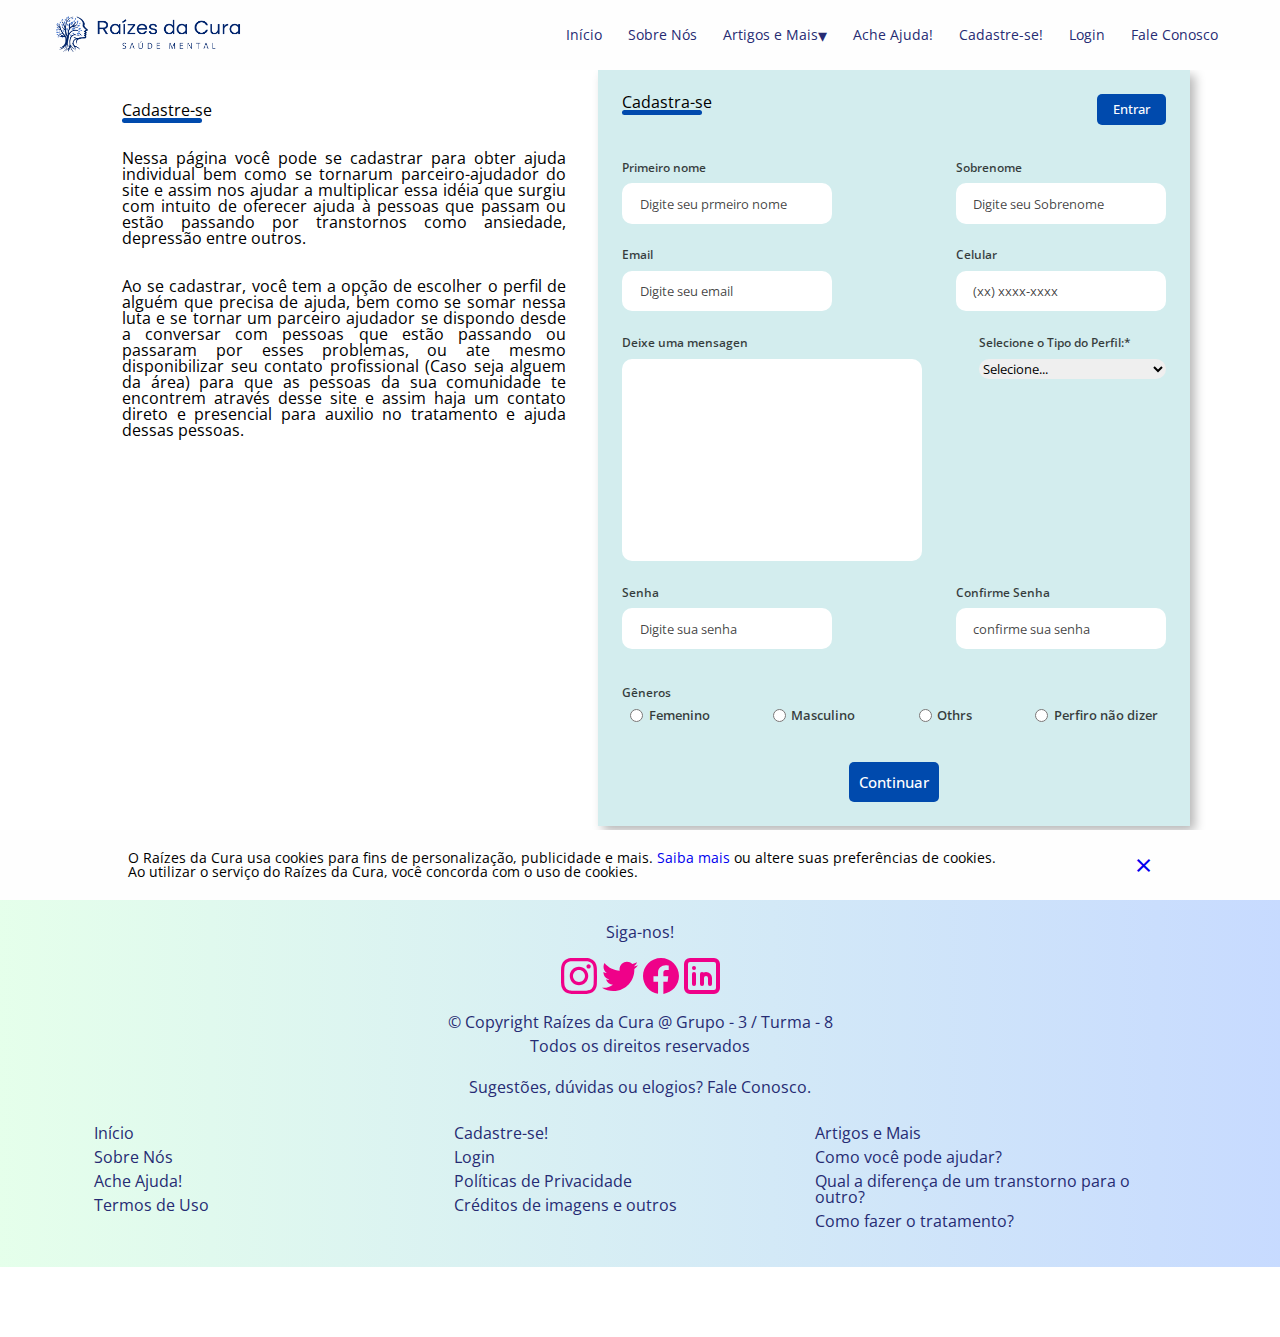
<file: html/cadastre-se.html>
<!DOCTYPE html>
<html lang="pt-br">

<head>
    <meta charset="UTF-8">
    <meta http-equiv="X-UA-Compatible" content="IE=edge">
    <meta name="viewport" content="width=device-width, initial-scale=1.0">
    <link rel="shortcut icon" href="../imagens/Icones-2/favicon.ico" type="image/x-icon" />
    <link rel="stylesheet" href="../estilos/reset.css">
    <link rel="stylesheet" href="../estilos/menu-e-rodape.css">
    <link rel="stylesheet" href="../estilos/cadastra-se.css">
    <!-- Google Fontes utilizado para o menu e rodapé -->
    <!-- <link rel="preconnect" href="https://fonts.googleapis.com">
    <link rel="preconnect" href="https://fonts.gstatic.com" crossorigin>
    <link href="https://fonts.googleapis.com/css2?family=Open+Sans:wght@500&display=swap" rel="stylesheet"> -->
    <title>Raízes da Cura - Cadastre-se</title>
</head>

<body>
    <header>
        <nav class="menu">
            <div class="logo">
                <a href="../index.html">
                    <img src="../imagens/logo-horizontal.png" alt="Logo Raízes da Cura">
                </a>
            </div>
            <ul>
                <li><a href="../index.html">Início</a></li>
                <li><a href="sobre-nos.html">Sobre Nós</a></li>
                <li><a href="#">Artigos e Mais<span class="submenu-mais">&blacktriangledown;
                </span>
                </a>
                    <ul>
                        <li><a href="../html/artigos-e-mais.html">O que são doenças mentais? 
                        </a>
                        </li>
                        <li><a href="../html/submenu/ajuda.html">Como você pode ajudar?</a>
                        </li>
                        <li><a href="../html/submenu/diferenca.html">Qual a diferença de um 
                            transtorno para o outro?</a>
                        </li>
                        <li><a href="../html/submenu/tratar.html">Como fazer o tratamento?</a>
                        </li>
                    </ul>
                </li>
                <li><a href="ache-ajuda.html">Ache Ajuda!</a></li>
                <li><a href="cadastre-se.html">Cadastre-se!</a></li>
                <li><a href="login.html">Login</a></li>
                <li><a href="fale-conosco.html">Fale Conosco</a></li>
            </ul>
        </nav>
    </header>

    <main>
        <section class="cadastro">
            <article class="text-cadastro">
                <h1>Cadastre-se</h1>
                <p>
                    Nessa página você pode se cadastrar para obter ajuda individual bem como 
                    se tornarum parceiro-ajudador do site e assim nos ajudar a multiplicar 
                    essa idéia que surgiu com intuito de oferecer ajuda à pessoas que passam 
                    ou estão passando por transtornos como ansiedade, depressão entre outros.
                </p>
                <p>
                    Ao se cadastrar, você tem a opção de escolher o perfil de alguém que 
                    precisa de ajuda, bem como se somar nessa luta e se tornar um parceiro 
                    ajudador se dispondo desde a conversar com pessoas que estão passando ou 
                    passaram por esses problemas, ou ate mesmo disponibilizar seu contato 
                    profissional (Caso seja alguem da área) para que as pessoas da sua 
                    comunidade te encontrem através desse site e assim haja um contato direto 
                    e presencial para auxilio no tratamento e ajuda dessas pessoas.
                </p>
            </article>
            <div class="form-cadastro">
               <!-- <div class="form-img">
                <img src="../imagens/form-cadastro.png" alt="">
               </div> -->
               <div class="form">
                <form action="#">
                    <div class="form-header"> 
                        <div class="title"> 
                             <h1>Cadastra-se</h1>
                        </div>
                        <div class="login-button"> 
                            <button><a href="#">Entrar</a></button> 
                        </div>
                    </div>
                    <div class="input-group"> 
                         <div class="input-box">
                             <label for="fistname">Primeiro nome</label>
                             <input type="text" name="fistname" id="fistname" 
                              placeholder="Digite seu prmeiro nome" required>
                         </div>

                         <div class="input-box">
                             <label for="lastname">Sobrenome</label>
                             <input type="text" name="lastname" id="lastname" 
                             placeholder="Digite seu Sobrenome" required>
                         </div>

                         <div class="input-box">
                             <label for="email">Email</label>
                             <input type="email" name="email" id="email" 
                              placeholder="Digite seu email" required>
                         </div>

                         <div class="input-box">
                             <label for="number">Celular</label>
                             <input type="tel" name="number" id="number" 
                             placeholder="(xx) xxxx-xxxx" pattern="[0-9]{2}[0-9]{9}" required>
                         </div>



                         <div class="input-box">
                            <label for="msg">Deixe uma mensagen</label>
                            <textarea name="msg" id="msg" cols="60" rows="10" 
                             maxlength="300" minlength="60" required> 
                            </textarea>
                        </div>

                         <div class="input-box">
                             <label for="perfil">Selecione o Tipo do Perfil:*</label>
                             <select name="perfil" id="perfil" required>
                                 <option selected disabled hidden value="">
                                    Selecione... 
                                </option>
                                 <option value="preciso-de-ajuda">Preciso de Ajuda</option>
                                 <option value="quero-ajuda">Quero ajudar Pessoas</option>
                                 <option value="sou-profissional">
                                    Sou um Profissional da Área
                                 </option>
                             </select>
                         </div>




                         <div class="input-box">
                             <label for="password">Senha</label>
                             <input type="password" name="password" id="password" 
                             placeholder="Digite sua senha" required>
                         </div>

                         <div class="input-box">
                             <label for="confirmepassword">Confirme Senha</label>
                             <input type="confirmepassword" name="confirmepassword" 
                             id="confirmepassword" placeholder="confirme sua senha" required>
                         </div>
                    </div>

                    <div class="gender-inputs">
                        <div class="gender-title">
                        <h6>Gêneros</h6>    
                        </div>

                        <div class="gender-group">
                          <div class="gender-input">
                            <input type="radio" name="gender" id="fmaile">
                            <label for="fmaile">Femenino</label>
                          </div> 
                          
                          <div class="gender-input">
                            <input type="radio" name="gender" id="male">
                            <label for="male">Masculino</label>
                          </div> 

                          <div class="gender-input">
                            <input type="radio" name="gender" id="othrs">
                            <label for="othrs">Othrs</label>
                          </div>
                          
                          <div class="gender-input">
                            <input type="radio" name="gender" id="none">
                            <label for="none">Perfiro não dizer</label>
                          </div> 
                        </div>
                    </div>

                </form>
                <div class="continue-button">
                    <button><a href="#">Continuar</a></button>
                </div>
               </div>
            </div>
        </section>
    </main>

        <footer class="fundo-gradiente">
            <p>Siga-nos!</p>
            <div class="redes">
                <a href="https://www.instagram.com/" target="_blank">
                    <img src="../imagens/rodape/instagram.svg"alt="Logo Instagram">
                </a>
                <a href="https://twitter.com/" target="_blank">
                    <img src="../imagens/rodape/twitter.svg"alt="Logo do Twitter">
                </a>
                <a href="https://www.facebook.com/" target="_blank">
                    <img src="../imagens/rodape/facebook.svg"alt="Logo do Facebook">
                </a>
                <a href="https://www.linkedin.com/" target="_blank">
                    <img src="../imagens/rodape/linkedin.svg"alt="Logo do LinkedIn">
                </a>
            </div>
            <div class="copyright">
                <p>
                    <a href="./politicaseprivacidade.html#copyright">&copy; Copyright Raízes 
                        da Cura</a> @ Grupo - 3 / Turma - 8
                </p>
                <p>Todos os direitos reservados</p>
            </div>
            <div class="w-100">
                <p>Sugestões, dúvidas ou elogios? <a href="./fale-conosco.html">Fale Conosco.</a></p>
                <nav class="mapa-site">
                    <ul>
                        <li><a href="../index.html">Início</a></li>
                        <li><a href="./sobre-nos.html">Sobre Nós</a></li>
                        <li><a href="./ache-ajuda.html">Ache Ajuda!</a></li>
                        <li><a href="./politicaseprivacidade.html#termos">Termos de Uso</a></li>
                    </ul>
                    <ul>
                        <li><a href="./cadastre-se.html">Cadastre-se!</a></li>
                        <li><a href="./login.html">Login</a></li>
                        <li><a href="./politicaseprivacidade.html#privacidade">Políticas de Privacidade</a></li>
                        <li><a href="./creditos-de-imagens-e-outros.html">Créditos de imagens e outros</a></li>
                    </ul>
                    <ul>
                        <li><a href="./artigos-e-mais.html">Artigos e Mais</a></li>
                        <li><a href="./submenu/ajuda.html">Como você pode ajudar?</a></li>
                        <li><a href="./submenu/diferenca.html">Qual a diferença de um transtorno para o outro?</a>
                        </li>
                        <li><a href="./submenu/tratar.html">Como fazer o tratamento?</a></li>
                    </ul>
                </nav>
            </div>
        </footer>

        <div class="cookies">
            <div class="cookies-texto">
                <p>O Raízes da Cura usa cookies para fins de personalização, publicidade e mais.  
                    <a href="./politicaseprivacidade.html#privacidade">Saiba mais</a> ou altere suas
                    preferências de cookies.
                </p>
                <p>Ao utilizar o serviço do Raízes da Cura, você concorda com o uso de cookies.</p>
            </div>
            <div class="cookies-fechar"><a href="#">&times;</a></div>
        </div>

</body>

</html>
</file>
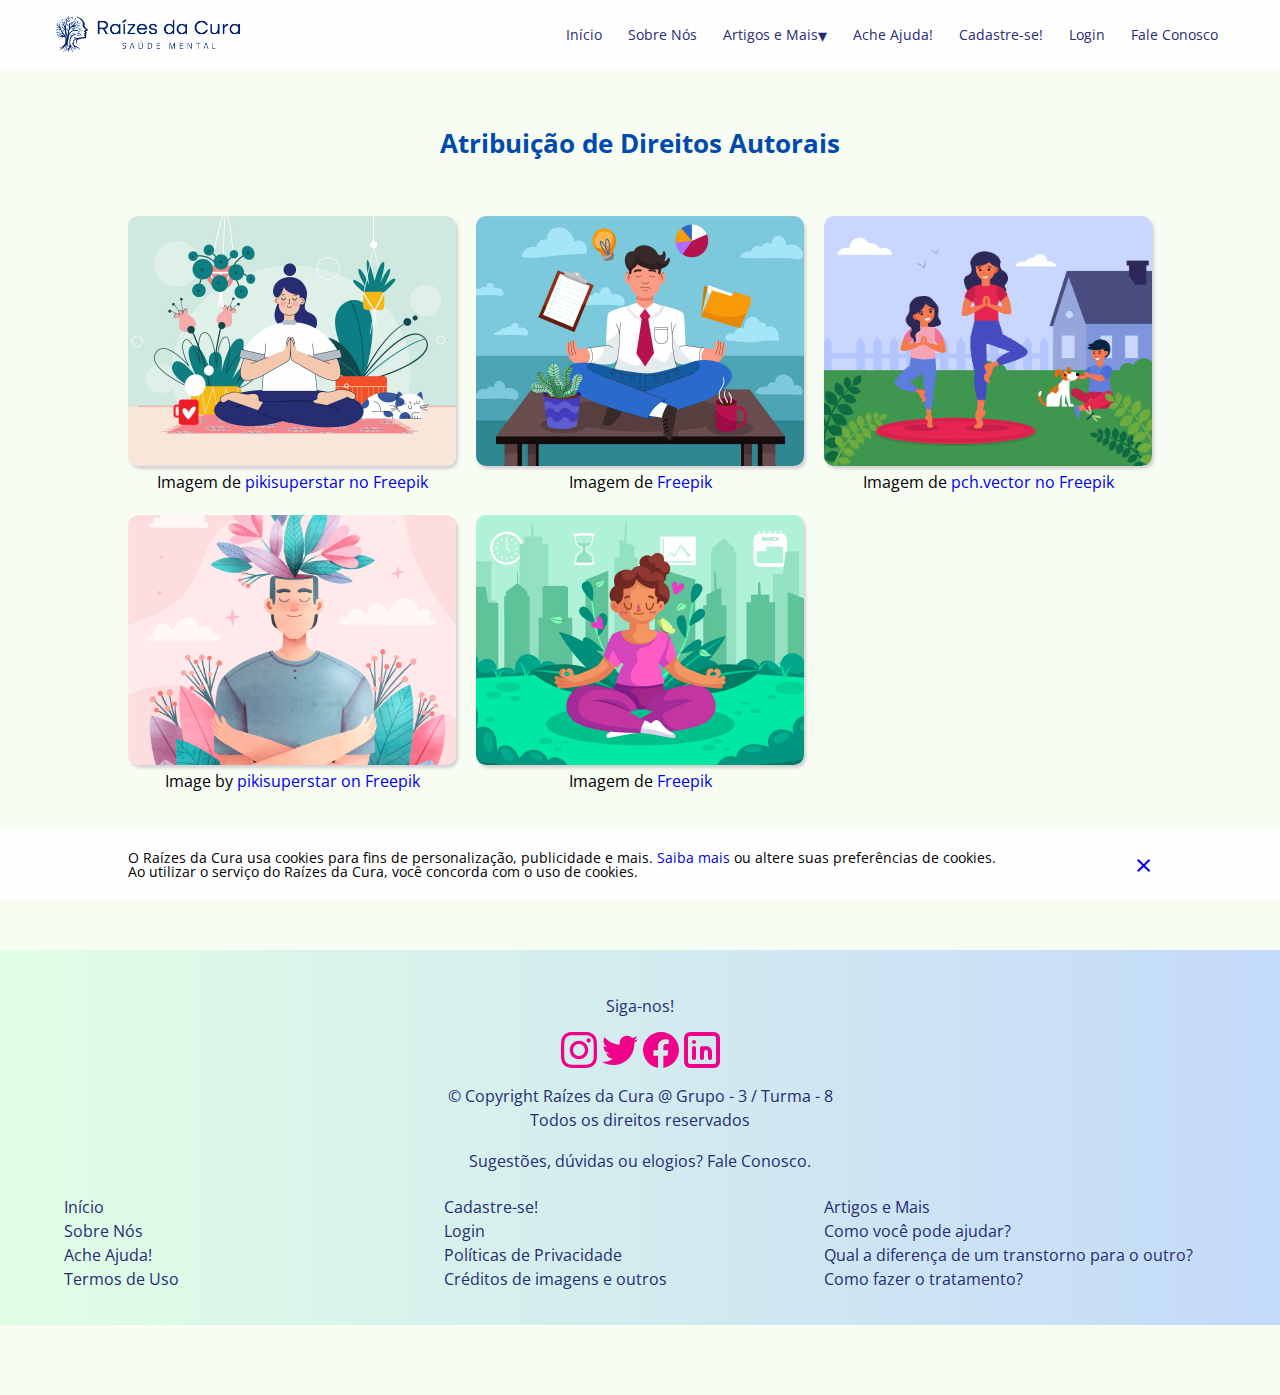
<file: html/creditos-de-imagens-e-outros.html>
<!DOCTYPE html>
<html lang="en">

<head>
    <meta charset="UTF-8">
    <meta http-equiv="X-UA-Compatible" content="IE=edge">
    <meta name="viewport" content="width=device-width, initial-scale=1.0">
    <link rel="shortcut icon" href="../imagens/Icones-2/favicon.ico" type="image/x-icon" />
    <!-- Arquivo de reset de estilos dos navegadores -->
    <link rel="stylesheet" href="../estilos/reset.css">
    <!-- CSS do menu e rodapé -->
    <link rel="stylesheet" href="../estilos/menu-e-rodape.css">
    <!-- Google Fontes utilizado para o menu e rodapé -->
    <link rel="preconnect" href="https://fonts.googleapis.com">
    <link rel="preconnect" href="https://fonts.gstatic.com" crossorigin>
    <link href="https://fonts.googleapis.com/css2?family=Open+Sans:wght@500&display=swap" rel="stylesheet">
    <!-- Estilizando a página créditos de Imagens -->
    <link rel="stylesheet" href="../estilos/creditos-de-imagens-e-outros.css">
    <title>Raízes da Cura - Créditos de Imagens</title>
</head>

<body>
    <header>
        <nav class="menu">
            <div class="logo">
                <a href="../index.html">
                    <img src="../imagens/logo-horizontal.png" alt="Logo Raízes da Cura">
                </a>
            </div>
            <ul>
                <li><a href="../index.html">Início</a></li>
                <li><a href="sobre-nos.html">Sobre Nós</a></li>
                <li><a href="#">Artigos e Mais<span class="submenu-mais">&blacktriangledown;</span></a>
                    <ul>
                        <li><a href="../artigos-e-mais.html">O que são doenças mentais?</a></li>
                        <li><a href="../html/submenu/ajuda.html">Como você pode ajudar?</a></li>
                        <li><a href="../html/submenu/diferenca.html">Qual a diferença de um transtorno para o outro?</a>
                        </li>
                        <li><a href="../html/submenu/tratar.html">Como fazer o tratamento?</a></li>
                    </ul>
                </li>
                <li><a href="ache-ajuda.html">Ache Ajuda!</a></li>
                <li><a href="cadastre-se.html">Cadastre-se!</a></li>
                <li><a href="login.html">Login</a></li>
                <li><a href="fale-conosco.html">Fale Conosco</a></li>
            </ul>
        </nav>
    </header>
    <main>
        <h1 id="h1-creditos">Atribuição de Direitos Autorais</h1>
        <section>
            <ul class="direito-imagens">
                <li>
                    <figure>
                        <img src="../imagens/index/tela-inicial-1.jpg" alt="Imagem 1 da tela inicial do carrossel. 
                        Imagem com uma mulher meditando em cima de um tapete rosa,
                        em posição de ioga, vestindo uma calça jeans azul e uma blusa branca, e 
                        com cabelos amarrados, com gato dormindo ao lado esquerdo da mulher. 
                        Ao fundo, várias plantas e flores em jarros.
                        Uma caneca vermelha com desenho de coração branco ao lado direito da mulher.
                        Ao fundo da imagem, uma parede de cor verde.">
                        <figcaption> Imagem de <a
                                href="https://br.freepik.com/vetores-gratis/conceito-de-auto-meditacao_7974030.htm#query=bem%20estar&position=5&from_view=keyword&track=ais"
                                target="_blank">pikisuperstar
                                no Freepik</a></figcaption>
                    </figure>
                </li>
                <li>
                    <figure>
                        <img src="../imagens/index/tela-inicial-2.jpg" alt="Imagem 2 da tela inicial do carrossel. 
                        Imagem de homem meditando em cima de uma mesa, em posição de ioga, vestindo uma calça
                        azul, camisa social branca e gravata vermelha. Ao lado direito do homem, um jarro azul
                        com planta, e ao lado esquerdo, uma caneca vermelha com uma bebida quente.
                        Por trás do homem tem um céu em camadas azúis, cheio de nuvens. Em volta do homem, 
                        objetos flutuando (bola colorida, pasta de arquivos amarela, lâmpada amarela e ficha de papel).">
                        <figcaption>Imagem de <a
                                href="https://br.freepik.com/vetores-gratis/executivos-de-desenhos-animados-meditando_13454907.htm#page=2&query=desenho%20homem%20meditando&position=31&from_view=search&track=ais"
                                target="_blank"> Freepik</a>
                        </figcaption>
                    </figure>
                </li>
                <li>
                    <figure>
                        <img src="../imagens/index/tela-inicial-3.jpg" alt="Imagem 3 da tela inicial do carrossel.
                        Imagem de família em um jardim, com uma casa azul e uma cerca ao fundo da imagem e núvens e pássaros no céu.
                        Mulher vestindo blusa vermelha, calça azul e descalça, fazendo o número quatro com as pernas e
                        gesto de agradecimento com as mãos. Menina ao lado direito da mulher, em cima do tapete, vestindo uma blusa
                        rosa clara e azul clara, também descalça, e espelhando a posição da mulher. Ao lado esquerdo da mulher, 
                        tem um menino vestindo camisa azul e calça vermelha, usando sapato azul, sentado na grama, 
                        brincando com cachorro branco com manchas caramelo. E nos dois lados da imagem, temos duas plantas e uma libélula.">
                        <figcaption> Imagem de
                            <a href="https://br.freepik.com/vetores-gratis/mae-e-filha-praticando-ioga-no-quintal_9176039.htm#query=desenho%20familia%20meditando&position=30&from_view=search&track=ais"
                                target="_blank"> pch.vector no Freepik</a>
                        </figcaption>
                    </figure>
                </li>
            </ul>
            <ul class="direito-imagens">
                <li>
                    <figure>
                        <img src="../imagens/login.jpg" alt="Imagem de pessoa com flores saindo da cabeça">
                        <figcaption>Image by <a
                                href="https://www.freepik.com/free-vector/watercolor-world-mental-health-day-illustration_32201626.htm"
                                target="_blank">pikisuperstar
                                on Freepik</a></figcaption>
                    </figure>
                </li>
                <li>
                    <figure>
                        <img src="../imagens/meditacao.jpg" alt="Técnica de meditação">
                        <figcaption>Imagem de <a
                                href="https://br.freepik.com/vetores-gratis/conceito-de-meditacao_7905026.htm#query=exercicio%20respiracao&position=27&from_view=keyword&track=ais"
                                target="_blank">Freepik</a>
                        </figcaption>
                    </figure>
                </li>
                <li>
                </li>
            </ul>
            <blockquote class="direitos-canva">
                <strong>*</strong> As logomarcas das redes sociais e demais imagens foram utilizadas através dos recursos de
                pesquisa do <a href="https://www.canva.com/" target="_blank"> Canva. </a>
            </blockquote>
        </section>
    </main>
    <footer class="fundo-gradiente">
        <p>Siga-nos!</p>
        <div class="redes">
            <a href="https://www.instagram.com/" target="_blank"><img src="../imagens/rodape/instagram.svg"
                    alt="Logo Instagram"></a>
            <a href="https://twitter.com/" target="_blank"><img src="../imagens/rodape/twitter.svg"
                    alt="Logo do Twitter"></a>
            <a href="https://www.facebook.com/" target="_blank"><img src="../imagens/rodape/facebook.svg"
                    alt="Logo do Facebook"></a>
            <a href="https://www.linkedin.com/" target="_blank"><img src="../imagens/rodape/linkedin.svg"
                    alt="Logo do LinkedIn"></a>
        </div>
        <div class="copyright">
            <p><a href="./politicaseprivacidade.html#copyright">&copy; Copyright Raízes da Cura</a> @ Grupo - 3 / Turma - 8
            </p>
            <p>Todos os direitos reservados</p>
        </div>
        <div class="w-100">
            <p>Sugestões, dúvidas ou elogios? <a href="./fale-conosco.html">Fale Conosco.</a></p>
            <nav class="mapa-site">
                <ul>
                    <li><a href="../index.html">Início</a></li>
                    <li><a href="./sobre-nos.html">Sobre Nós</a></li>
                    <li><a href="./ache-ajuda.html">Ache Ajuda!</a></li>
                    <li><a href="./politicaseprivacidade.html#termos">Termos de Uso</a></li>
                </ul>
                <ul>
                    <li><a href="./cadastre-se.html">Cadastre-se!</a></li>
                    <li><a href="./login.html">Login</a></li>
                    <li><a href="./politicaseprivacidade.html#privacidade">Políticas de Privacidade</a></li>
                    <li><a href="./creditos-de-imagens-e-outros.html">Créditos de imagens e outros</a></li>
                </ul>
                <ul>
                    <li><a href="./artigos-e-mais.html">Artigos e Mais</a></li>
                    <li><a href="./submenu/ajuda.html">Como você pode ajudar?</a></li>
                    <li><a href="./submenu/diferenca.html">Qual a diferença de um transtorno para o outro?</a>
                    </li>
                    <li><a href="./submenu/tratar.html">Como fazer o tratamento?</a></li>
                </ul>
            </nav>
        </div>
    </footer>

    <div class="cookies">
        <div class="cookies-texto">
            <p>O Raízes da Cura usa cookies para fins de personalização, publicidade e mais.  
                <a href="./politicaseprivacidade.html#privacidade">Saiba mais</a> ou altere suas
                preferências de cookies.
            </p>
            <p>Ao utilizar o serviço do Raízes da Cura, você concorda com o uso de cookies.</p>
        </div>
        <div class="cookies-fechar"><a href="#">&times;</a></div>
    </div>

</body>

</html>
</file>
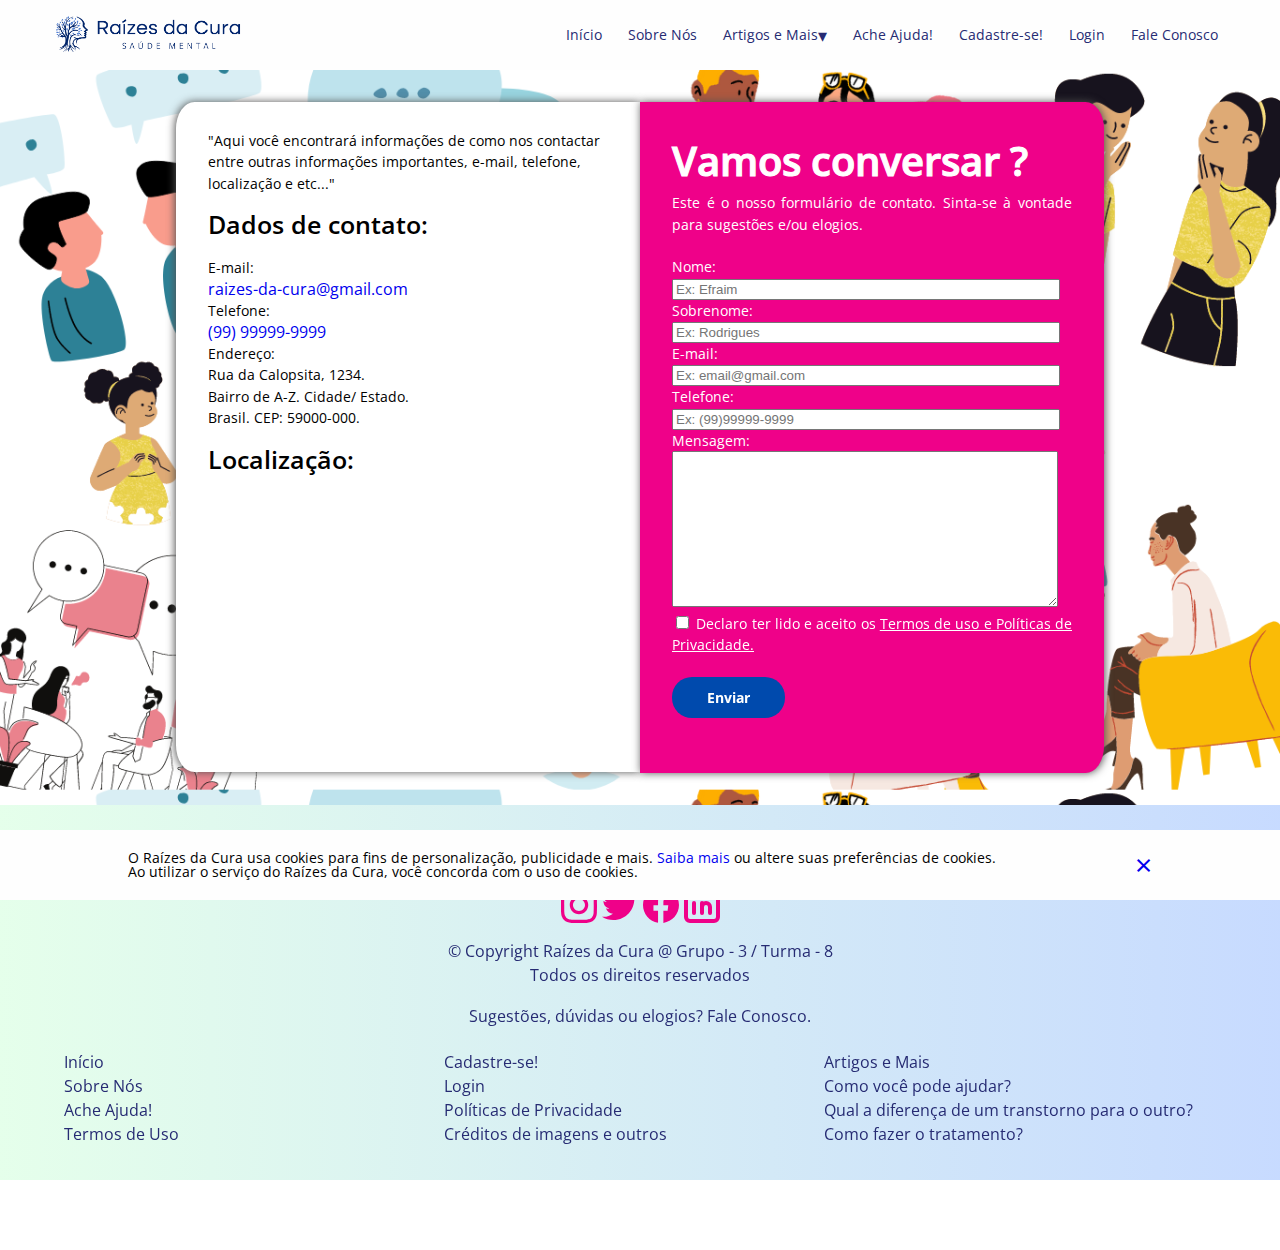
<file: html/fale-conosco.html>
<!DOCTYPE html>
<html lang="pt-br">

<head>
    <meta charset="UTF-8">
    <meta http-equiv="X-UA-Compatible" content="IE=edge">
    <meta name="viewport" content="width=device-width, initial-scale=1.0">
    <link rel="shortcut icon" href="../imagens/Icones-2/favicon.ico" type="image/x-icon" />
    <!-- Arquivo de reset de estilos dos navegadores -->
    <link rel="stylesheet" href="../estilos/reset.css">
    <!-- CSS do menu e rodapé -->
    <link rel="stylesheet" href="../estilos/menu-e-rodape.css">
    <!-- Google Fontes utilizado para o menu e rodapé -->
    <link rel="preconnect" href="https://fonts.googleapis.com">
    <link rel="preconnect" href="https://fonts.gstatic.com" crossorigin>
    <link href="https://fonts.googleapis.com/css2?family=Open+Sans:wght@500&display=swap" rel="stylesheet">
    <link rel="stylesheet" href="../estilos/fale-conosco.css">
    <title>Raízes da Cura - Fale Conosco</title>
</head>

<body>
    <header>
        <nav class="menu">
            <div class="logo">
                <a href="../index.html">
                    <img src="../imagens/logo-horizontal.png" alt="Logo Raízes da Cura">
                </a>
            </div>
            <ul>
                <li><a href="../index.html">Início</a></li>
                <li><a href="sobre-nos.html">Sobre Nós</a></li>
                <li><a href="#">Artigos e Mais<span class="submenu-mais">&blacktriangledown;</span></a>
                    <ul>
                        <li><a href="../html/artigos-e-mais.html">O que são doenças mentais?</a></li>
                        <li><a href="../html/submenu/ajuda.html">Como você pode ajudar?</a></li>
                        <li><a href="../html/submenu/diferenca.html">Qual a diferença de um transtorno para o outro?</a>
                        </li>
                        <li><a href="../html/submenu/tratar.html">Como fazer o tratamento?</a></li>
                    </ul>
                </li>
                <li><a href="ache-ajuda.html">Ache Ajuda!</a></li>
                <li><a href="cadastre-se.html">Cadastre-se!</a></li>
                <li><a href="login.html">Login</a></li>
                <li><a href="fale-conosco.html">Fale Conosco</a></li>
            </ul>
        </nav>
    </header>

    <main>
        <section class="section">
            <div class="div01">
                <p class="p01">"Aqui você encontrará informações de como nos contactar entre outras informações importantes, e-mail, telefone, localização e etc..."</p>
                <h2>Dados de contato:</h2>
                <br><h4>E-mail:</h4>
                <p><a href="mailto:raizes-da-cura@gmail.com">raizes-da-cura@gmail.com</a></p>
                <h4>Telefone:</h4>
                <p><a href="tel:(99) 99999-9999">(99) 99999-9999</a></p>
                <h4>Endereço:</h4>
                <h4>Rua da Calopsita, 1234.<br>
                Bairro de A-Z. Cidade/ Estado.<br>
                Brasil. CEP: 59000-000.</h4>
                <h2>Localização:</h2>
                <br><iframe
                src="https://www.google.com/maps/embed?pb=!1m18!1m12!1m3!1d31799567.172332037!2d-73.23115894444462!3d-13.36375866414209!2m3!1f0!2f0!3f0!3m2!1i1024!2i768!4f13.1!3m3!1m2!1s0x9c59c7ebcc28cf%3A0x295a1506f2293e63!2sBrasil!5e0!3m2!1spt-BR!2sbr!4v1684439200663!5m2!1spt-BR!2sbr"
                width="400" height="250" style="border:0;" allowfullscreen="" loading="lazy"
                referrerpolicy="no-referrer-when-downgrade"></iframe>
            </div>
            <div class="div02">
                <h2 class="h2">Vamos conversar ?</h2>
                <p class="p02">Este é o nosso formulário de contato. Sinta-se à vontade para sugestões e/ou elogios.</p>
                <form action="post">
                    <label for="wname">Nome: <br>
                        <input class="text-input" type="text" name="name" id="wname" minlength="8" maxlength="12" placeholder="Ex: Efraim"
                            required>
                    </label> <br>
                    <label for="wsname">Sobrenome: <br>
                        <input class="text-input" type="text" name="sname" id="wsname" minlength="8" maxlength="12"
                            placeholder="Ex: Rodrigues" required>
                    </label> <br>
                    <label for="wemail">E-mail: <br>
                        <input class="text-input" type="email" name="email" id="wemail" minlength="15" maxlength="35"
                            placeholder="Ex: email@gmail.com" autocomplete="email" required>
                    </label> <br>
                    <label for="wphone">Telefone: <br>
                        <input class="text-input" type="tel" name="phone" id="wphone" minlength="8" maxlength="12"
                            placeholder="Ex: (99)99999-9999" required>
                    </label> <br>
                    <label for="wmsg">Mensagem:<br>
                        <textarea class="text-input" name="msg" id="wmsg" cols="30" rows="10"></textarea>
                    </label>
                    <br>
                    <input type="checkbox" id="aceite-politicaseprivacidade" name="checkbox" required>
                        <label for="aceite-politicaseprivacidade">
                            Declaro ter lido e aceito os
                            <a class="a2" href="./politicaseprivacidade.html">
                                Termos de uso e Políticas de Privacidade.</a>
                        </label>
                    <br><br><a class="botao" href="#">Enviar</a>
                </form>
        </section>
    </main>

    <footer class="fundo-gradiente">
        <p>Siga-nos!</p>
        <div class="redes">
            <a href="https://www.instagram.com/" target="_blank"><img src="../imagens/rodape/instagram.svg"
                    alt="Logo Instagram"></a>
            <a href="https://twitter.com/" target="_blank"><img src="../imagens/rodape/twitter.svg"
                    alt="Logo do Twitter"></a>
            <a href="https://www.facebook.com/" target="_blank"><img src="../imagens/rodape/facebook.svg"
                    alt="Logo do Facebook"></a>
            <a href="https://www.linkedin.com/" target="_blank"><img src="../imagens/rodape/linkedin.svg"
                    alt="Logo do LinkedIn"></a>
        </div>
        <div class="copyright">
            <p><a href="./politicaseprivacidade.html#copyright">&copy; Copyright Raízes da Cura</a> @ Grupo - 3 / Turma - 8
            </p>
            <p>Todos os direitos reservados</p>
        </div>
        <div class="w-100">
            <p>Sugestões, dúvidas ou elogios? <a href="./fale-conosco.html">Fale Conosco.</a></p>
            <nav class="mapa-site">
                <ul>
                    <li><a href="../index.html">Início</a></li>
                    <li><a href="./sobre-nos.html">Sobre Nós</a></li>
                    <li><a href="./ache-ajuda.html">Ache Ajuda!</a></li>
                    <li><a href="./politicaseprivacidade.html#termos">Termos de Uso</a></li>
                </ul>
                <ul>
                    <li><a href="./cadastre-se.html">Cadastre-se!</a></li>
                    <li><a href="./login.html">Login</a></li>
                    <li><a href="./politicaseprivacidade.html#privacidade">Políticas de Privacidade</a></li>
                    <li><a href="./creditos-de-imagens-e-outros.html">Créditos de imagens e outros</a></li>
                </ul>
                <ul>
                    <li><a href="./artigos-e-mais.html">Artigos e Mais</a></li>
                    <li><a href="./submenu/ajuda.html">Como você pode ajudar?</a></li>
                    <li><a href="./submenu/diferenca.html">Qual a diferença de um transtorno para o outro?</a>
                    </li>
                    <li><a href="./submenu/tratar.html">Como fazer o tratamento?</a></li>
                </ul>
            </nav>
        </div>
    </footer>

    <div class="cookies">
        <div class="cookies-texto">
            <p>O Raízes da Cura usa cookies para fins de personalização, publicidade e mais.  
                <a href="./politicaseprivacidade.html#privacidade">Saiba mais</a> ou altere suas
                preferências de cookies.
            </p>
            <p>Ao utilizar o serviço do Raízes da Cura, você concorda com o uso de cookies.</p>
        </div>
        <div class="cookies-fechar"><a href="#">&times;</a></div>
    </div>

</body>

</html>
</file>
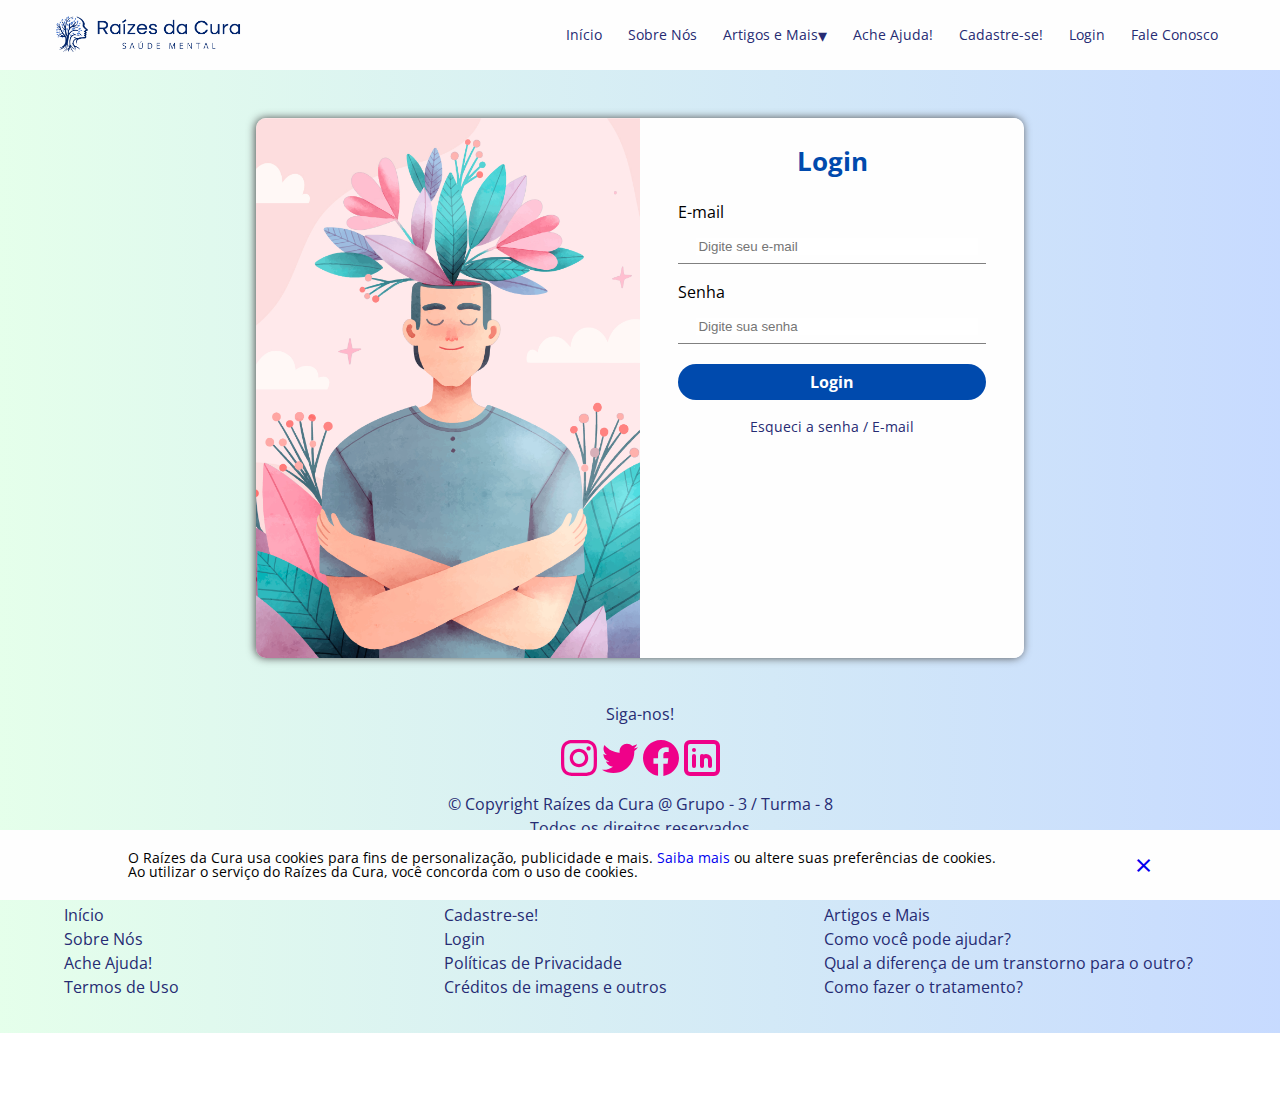
<file: html/login.html>
<!DOCTYPE html>
<html lang="pt-br">

<head>
    <meta charset="UTF-8">
    <meta http-equiv="X-UA-Compatible" content="IE=edge">
    <meta name="viewport" content="width=device-width, initial-scale=1.0">
    <link rel="shortcut icon" href="../imagens/Icones-2/favicon.ico" type="image/x-icon" />
    <!-- Arquivo de reset de estilos dos navegadores -->
    <link rel="stylesheet" href="../estilos/reset.css">
    <!-- CSS do menu e rodapé -->
    <link rel="stylesheet" href="../estilos/menu-e-rodape.css">
    <!-- Google Fontes utilizado para o menu e rodapé -->
    <link rel="preconnect" href="https://fonts.googleapis.com">
    <link rel="preconnect" href="https://fonts.gstatic.com" crossorigin>
    <link href="https://fonts.googleapis.com/css2?family=Open+Sans:wght@500&display=swap" rel="stylesheet">
    <link rel="stylesheet" href="../estilos/login.css">
    <link rel="stylesheet" href="https://cdnjs.cloudflare.com/ajax/libs/font-awesome/6.4.0/css/all.min.css"
        integrity="sha512-iecdLmaskl7CVkqkXNQ/ZH/XLlvWZOJyj7Yy7tcenmpD1ypASozpmT/E0iPtmFIB46ZmdtAc9eNBvH0H/ZpiBw=="
        crossorigin="anonymous" referrerpolicy="no-referrer" />
    <title>Raízes da Cura - Login</title>
</head>

<body>
    <header>
        <nav class="menu">
            <div class="logo">
                <a href="../index.html">
                    <img src="../imagens/logo-horizontal.png" alt="Logo Raízes da Cura">
                </a>
            </div>
            <ul>
                <li><a href="../index.html">Início</a></li>
                <li><a href="sobre-nos.html">Sobre Nós</a></li>
                <li><a href="#">Artigos e Mais<span class="submenu-mais">&blacktriangledown;</span></a>
                    <ul>
                        <li><a href="../html/artigos-e-mais.html">O que são doenças mentais?</a></li>
                        <li><a href="../html/submenu/ajuda.html">Como você pode ajudar?</a></li>
                        <li><a href="../html/submenu/diferenca.html">Qual a diferença de um transtorno para o outro?</a>
                        </li>
                        <li><a href="../html/submenu/tratar.html">Como fazer o tratamento?</a></li>
                    </ul>
                </li>
                <li><a href="ache-ajuda.html">Ache Ajuda!</a></li>
                <li><a href="cadastre-se.html">Cadastre-se!</a></li>
                <li><a href="login.html">Login</a></li>
                <li><a href="fale-conosco.html">Fale Conosco</a></li>
            </ul>
        </nav>
    </header>

    <main class="fundo-gradiente">
        <section id="login">
            <div id="formulario">

                <div class="corpo-formulario">

                    <div id="imagem-login">

                    </div>
                    <div class="formulario-login">
                        <div class="titulo-formulario">
                            <h1>Login</h1>
                        </div>
                        <form method="post" autocomplete="on">
                            <div class="campo-formulario campo-texto-formulario">
                                <label for="wlogin">E-mail
                                </label>
                                <label class="input">
                                    <i class="fa-solid fa-envelope"></i>
                                    <input type="email" name="login" id="wlogin" placeholder="Digite seu e-mail"
                                        autocomplete="email" required>
                                </label>
                            </div>

                            <div class="campo-formulario campo-texto-formulario">
                                <label for="wsenha">Senha
                                </label>
                                <label class="input">
                                    <i class="fa-solid fa-key"></i>
                                    <input type="password" name="senha" id="wsenha" placeholder="Digite sua senha"
                                        autocomplete="current-password" minlength="6" maxlength="20" required>
                                </label>
                            </div>
                            <div class="campo-formulario">
                                <a class="botao-login" href="">Login</a>
                            </div>
                            <div class="esqueci-senha-email">
                                <a href="#" class="esqueci-senha">
                                    Esqueci a senha / E-mail
                                </a>
                            </div>
                        </form>
                    </div>
                </div>
            </div>

        </section>
    </main>

    <footer class="fundo-gradiente">
        <p>Siga-nos!</p>
        <div class="redes">
            <a href="https://www.instagram.com/" target="_blank"><img src="../imagens/rodape/instagram.svg"
                    alt="Logo Instagram"></a>
            <a href="https://twitter.com/" target="_blank"><img src="../imagens/rodape/twitter.svg"
                    alt="Logo do Twitter"></a>
            <a href="https://www.facebook.com/" target="_blank"><img src="../imagens/rodape/facebook.svg"
                    alt="Logo do Facebook"></a>
            <a href="https://www.linkedin.com/" target="_blank"><img src="../imagens/rodape/linkedin.svg"
                    alt="Logo do LinkedIn"></a>
        </div>
        <div class="copyright">
            <p><a href="./politicaseprivacidade.html#copyright">&copy; Copyright Raízes da Cura</a> @ Grupo - 3 / Turma - 8
            </p>
            <p>Todos os direitos reservados</p>
        </div>
        <div class="w-100">
            <p>Sugestões, dúvidas ou elogios? <a href="./fale-conosco.html">Fale Conosco.</a></p>
            <nav class="mapa-site">
                <ul>
                    <li><a href="../index.html">Início</a></li>
                    <li><a href="./sobre-nos.html">Sobre Nós</a></li>
                    <li><a href="./ache-ajuda.html">Ache Ajuda!</a></li>
                    <li><a href="./politicaseprivacidade.html#termos">Termos de Uso</a></li>
                </ul>
                <ul>
                    <li><a href="./cadastre-se.html">Cadastre-se!</a></li>
                    <li><a href="./login.html">Login</a></li>
                    <li><a href="./politicaseprivacidade.html#privacidade">Políticas de Privacidade</a></li>
                    <li><a href="./creditos-de-imagens-e-outros.html">Créditos de imagens e outros</a></li>
                </ul>
                <ul>
                    <li><a href="./artigos-e-mais.html">Artigos e Mais</a></li>
                    <li><a href="./submenu/ajuda.html">Como você pode ajudar?</a></li>
                    <li><a href="./submenu/diferenca.html">Qual a diferença de um transtorno para o outro?</a>
                    </li>
                    <li><a href="./submenu/tratar.html">Como fazer o tratamento?</a></li>
                </ul>
            </nav>
        </div>
    </footer>

    <div class="cookies">
        <div class="cookies-texto">
            <p>O Raízes da Cura usa cookies para fins de personalização, publicidade e mais.
                <a href="./politicaseprivacidade.html#privacidade">Saiba mais</a> ou altere suas
                preferências de cookies.
            </p>
            <p>Ao utilizar o serviço do Raízes da Cura, você concorda com o uso de cookies.</p>
        </div>
        <div class="cookies-fechar"><a href="#">&times;</a></div>
    </div>

</body>

</html>
</file>
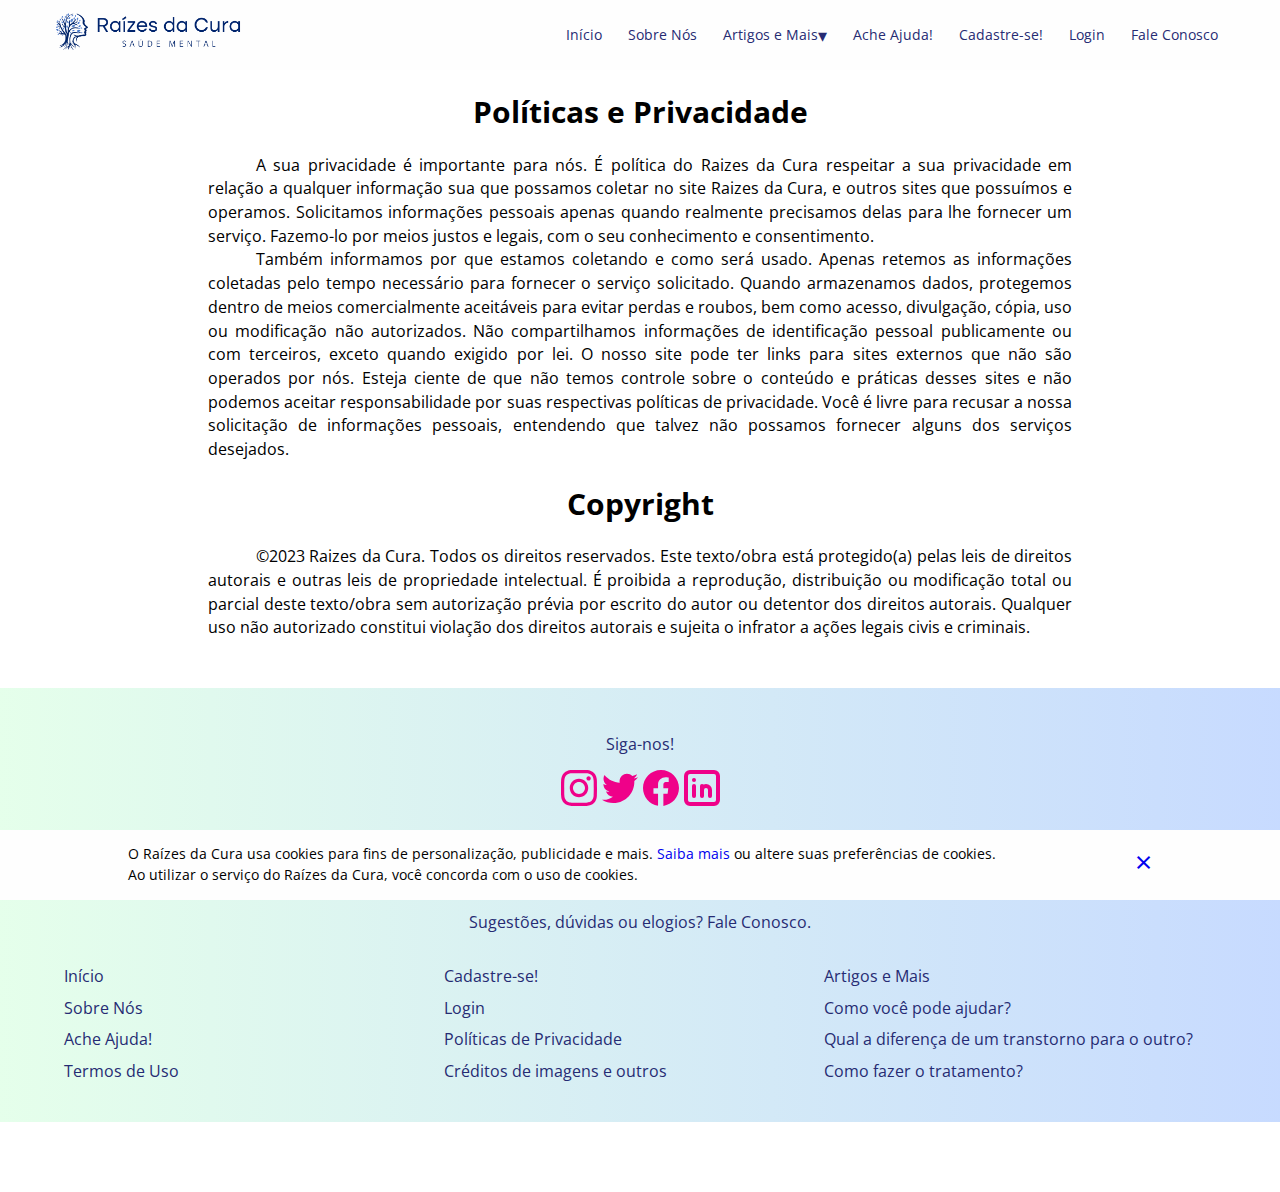
<file: html/politicaseprivacidade.html>
<!DOCTYPE html>
<html lang="pt-br">

<head>
    <meta charset="UTF-8">
    <meta http-equiv="X-UA-Compatible" content="IE=edge">
    <meta name="viewport" content="width=device-width, initial-scale=1.0">
    <link rel="shortcut icon" href="../imagens/Icones-2/favicon.ico" type="image/x-icon" />
    <!-- Arquivo de reset de estilos dos navegadores -->
    <link rel="stylesheet" href="../estilos/reset.css">
    <!-- CSS do menu e rodapé -->
    <link rel="stylesheet" href="../estilos/menu-e-rodape.css">
    <!-- Google Fontes utilizado para o menu e rodapé -->
    <link rel="preconnect" href="https://fonts.googleapis.com">
    <link rel="preconnect" href="https://fonts.gstatic.com" crossorigin>
    <link href="https://fonts.googleapis.com/css2?family=Open+Sans:wght@500&display=swap" rel="stylesheet">
    <link rel="stylesheet" href="../estilos/politicas-e-privacidade.css">
    <title>Raízes da Cura - Políticas e privacidade</title>
</head>

<body>

    <header>
        <nav class="menu">
            <div class="logo">
                <a href="../index.html">
                    <img src="../imagens/logo-horizontal.png" alt="Logo Raízes da Cura">
                </a>
            </div>
            <ul>
                <li><a href="../index.html">Início</a></li>
                <li><a href="sobre-nos.html">Sobre Nós</a></li>
                <li><a href="#">Artigos e Mais<span class="submenu-mais">&blacktriangledown;</span></a>
                    <ul>
                        <li><a href="./artigos-e-mais.html">O que são doenças mentais?</a></li>
                        <li><a href="./submenu/ajuda.html">Como você pode ajudar?</a></li>
                        <li><a href="./submenu/diferenca.html">Qual a diferença de um transtorno para o outro?</a></li>
                        <li><a href="./submenu/tratar.html">Como fazer o tratamento?</a></li>
                    </ul>
                </li>
                <li><a href="ache-ajuda.html">Ache Ajuda!</a></li>
                <li><a href="cadastre-se.html">Cadastre-se!</a></li>
                <li><a href="login.html">Login</a></li>
                <li><a href="fale-conosco.html">Fale Conosco</a></li>
            </ul>
        </nav>
    </header>

    <main>
        <section class="todas-as-sections">
            <div class="div">
                <h1>Políticas e Privacidade</h1>
                <p class="paragrafo">A sua privacidade é importante para nós. É política do Raizes da Cura respeitar a sua
                    privacidade em relação a qualquer informação sua que possamos coletar no site
                    Raizes da Cura, e outros sites que possuímos e operamos.
                    Solicitamos informações pessoais apenas quando realmente precisamos delas para lhe
                    fornecer um serviço.
                    Fazemo-lo por meios justos e legais, com o seu conhecimento e consentimento.
                </p>
                <p class="paragrafo">Também informamos por que estamos coletando e como será usado.
                    Apenas retemos as informações coletadas pelo tempo necessário para fornecer o serviço solicitado.
                    Quando armazenamos dados, protegemos dentro de meios comercialmente aceitáveis ​​para evitar perdas
                    e roubos, bem como acesso, divulgação, cópia, uso ou modificação não autorizados.
                    Não compartilhamos informações de identificação pessoal publicamente ou com terceiros,
                    exceto quando exigido por lei.
                    O nosso site pode ter links para sites externos que não são operados por nós.
                    Esteja ciente de que não temos controle sobre o conteúdo e práticas desses sites e não podemos
                    aceitar responsabilidade por suas respectivas políticas de privacidade.
                    Você é livre para recusar a nossa solicitação de informações pessoais, entendendo que talvez
                    não possamos fornecer alguns dos serviços desejados.
                </p>
            </div>
        </section>
        <section class="todas-as-sections">
            <div class="div">
                <h1>Copyright</h1>
                <p class="paragrafo">©2023 Raizes da Cura. Todos os direitos reservados. Este texto/obra está protegido(a)
                    pelas leis de direitos autorais e outras leis de propriedade intelectual.
                    É proibida a reprodução, distribuição ou modificação total ou parcial
                    deste texto/obra sem autorização prévia por escrito do autor ou detentor dos direitos autorais.
                    Qualquer uso não autorizado constitui violação dos direitos autorais
                    e sujeita o infrator a ações legais civis e criminais.
            </div>
        </section>

        <br /><br /><br />

        <footer class="fundo-gradiente">
            <p>Siga-nos!</p>
            <div class="redes">
                <a href="https://www.instagram.com/" target="_blank"><img src="../imagens/rodape/instagram.svg"
                        alt="Logo Instagram"></a>
                <a href="https://twitter.com/" target="_blank"><img src="../imagens/rodape/twitter.svg"
                        alt="Logo do Twitter"></a>
                <a href="https://www.facebook.com/" target="_blank"><img src="../imagens/rodape/facebook.svg"
                        alt="Logo do Facebook"></a>
                <a href="https://www.linkedin.com/" target="_blank"><img src="../imagens/rodape/linkedin.svg"
                        alt="Logo do LinkedIn"></a>
            </div>
            <div class="copyright">
                <p><a href="./politicaseprivacidade.html#copyright">&copy; Copyright Raízes da 
                     Cura</a> @ Grupo - 3 / Turma - 8
                </p>
                <p>Todos os direitos reservados</p>
            </div>
            <div class="w-100">
                <p>Sugestões, dúvidas ou elogios? <a href="./fale-conosco.html">Fale Conosco.</a></p>
                <nav class="mapa-site">
                    <ul>
                        <li><a href="../index.html">Início</a></li>
                        <li><a href="./sobre-nos.html">Sobre Nós</a></li>
                        <li><a href="./ache-ajuda.html">Ache Ajuda!</a></li>
                        <li><a href="./politicaseprivacidade.html#termos">Termos de Uso</a></li>
                    </ul>
                    <ul>
                        <li><a href="./cadastre-se.html">Cadastre-se!</a></li>
                        <li><a href="./login.html">Login</a></li>
                        <li><a href="./politicaseprivacidade.html#privacidade">Políticas de Privacidade</a></li>
                        <li><a href="./creditos-de-imagens-e-outros.html">Créditos de imagens e outros</a></li>
                    </ul>
                    <ul>
                        <li><a href="./artigos-e-mais.html">Artigos e Mais</a></li>
                        <li><a href="./submenu/ajuda.html">Como você pode ajudar?</a></li>
                        <li><a href="./submenu/diferenca.html">Qual a diferença de um transtorno para o outro?</a>
                        </li>
                        <li><a href="./submenu/tratar.html">Como fazer o tratamento?</a></li>
                    </ul>
                </nav>
            </div>
        </footer>

        <div class="cookies">
            <div class="cookies-texto">
                <p>O Raízes da Cura usa cookies para fins de personalização, publicidade e mais.  
                    <a href="./politicaseprivacidade.html#privacidade">Saiba mais</a> ou altere suas
                    preferências de cookies.
                </p>
                <p>Ao utilizar o serviço do Raízes da Cura, você concorda com o uso de cookies.</p>
            </div>
            <div class="cookies-fechar"><a href="#">&times;</a></div>
        </div>

</body>

</html>
</file>
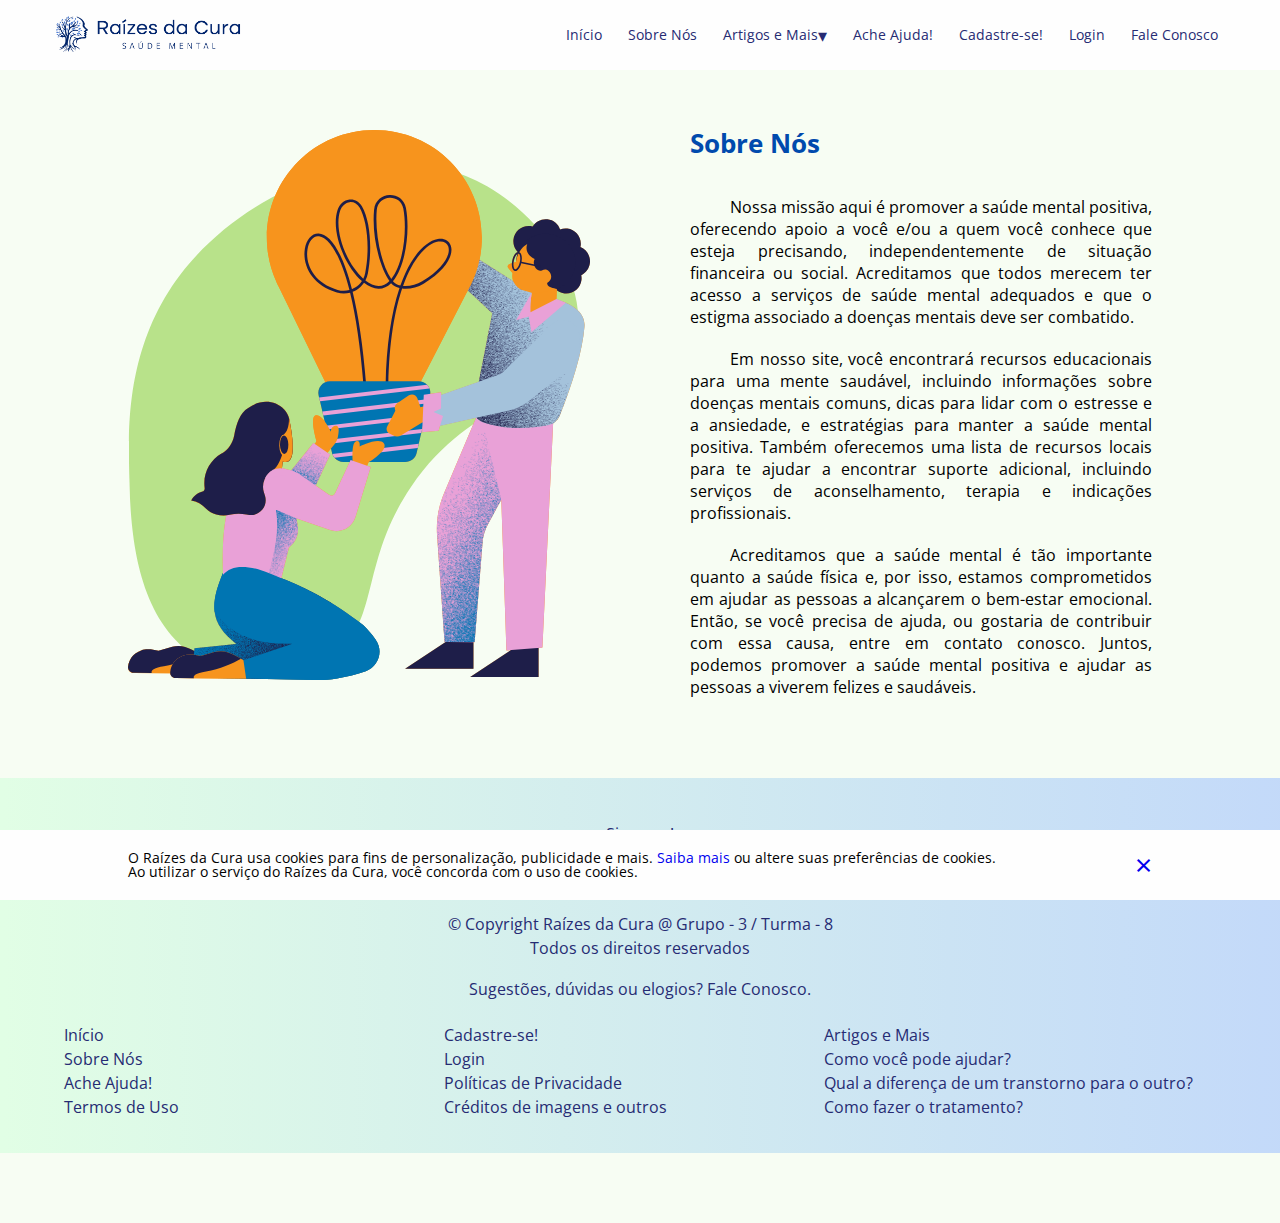
<file: html/sobre-nos.html>
<!DOCTYPE html>
<html lang="en">

<head>
    <meta charset="UTF-8">
    <meta http-equiv="X-UA-Compatible" content="IE=edge">
    <meta name="viewport" content="width=device-width, initial-scale=1.0">
    <link rel="shortcut icon" href="../imagens/Icones-2/favicon.ico" type="image/x-icon" />
    <!-- Arquivo de reset de estilos dos navegadores -->
    <link rel="stylesheet" href="../estilos/reset.css">
    <!-- CSS do menu e rodapé -->
    <link rel="stylesheet" href="../estilos/menu-e-rodape.css">
    <!-- Google Fontes utilizado para o menu e rodapé -->
    <link rel="preconnect" href="https://fonts.googleapis.com">
    <link rel="preconnect" href="https://fonts.gstatic.com" crossorigin>
    <link href="https://fonts.googleapis.com/css2?family=Open+Sans:wght@500&display=swap" rel="stylesheet">
    <!-- Estilizando a página Sobre -->
    <link rel="stylesheet" href="../estilos/sobre.css">
    <title>Raízes da Cura - Sobre Nós</title>
</head>

<body>

    <header>
        <nav class="menu">
            <div class="logo">
                <a href="../index.html">
                    <img src="../imagens/logo-horizontal.png" alt="Logo Raízes da Cura">
                </a>
            </div>
            <ul>
                <li><a href="../index.html">Início</a></li>
                <li><a href="sobre-nos.html">Sobre Nós</a></li>
                <li><a href="#">Artigos e Mais<span class="submenu-mais">&blacktriangledown;</span></a>
                    <ul>
                        <li><a href="../html/artigos-e-mais.html">O que são doenças mentais?</a></li>
                        <li><a href="../html/submenu/ajuda.html">Como você pode ajudar?</a></li>
                        <li><a href="../html/submenu/diferenca.html">Qual a diferença de um transtorno para o outro?</a>
                        </li>
                        <li><a href="../html/submenu/tratar.html">Como fazer o tratamento?</a></li>
                    </ul>
                </li>
                <li><a href="ache-ajuda.html">Ache Ajuda!</a></li>
                <li><a href="cadastre-se.html">Cadastre-se!</a></li>
                <li><a href="login.html">Login</a></li>
                <li><a href="fale-conosco.html">Fale Conosco</a></li>
            </ul>
        </nav>
    </header>

    <main>

        <section class="sessao-sobre">
            <div>
                <figure class="imagem-fundo">
                    <img src="../imagens/sobre/sobre-area-verde.svg"
                        alt="Imagem de sombreamento parecida com um feijão verde" class="feijao-verde">
                    <img src="../imagens/sobre/sobre.svg"
                        alt="Imagem de pessoa ajudando outra a segurar uma lâmpada amarela grande.">
                </figure>
            </div>
            <div>

                <h1 id="h1-sobre">Sobre Nós</h1>

                <p> Nossa missão aqui é promover a saúde mental positiva, oferecendo apoio a você e/ou a quem você conhece que
                    esteja precisando, independentemente de situação financeira ou social. Acreditamos que todos merecem ter
                    acesso a serviços de saúde mental adequados e que o estigma associado a doenças mentais deve ser combatido.
                </p>
                <p> Em nosso site, você encontrará recursos educacionais para uma mente saudável, incluindo informações
                    sobre doenças mentais comuns, dicas para lidar com o estresse e a ansiedade, e estratégias para
                    manter a saúde mental positiva. Também oferecemos uma lista de recursos locais para te ajudar a encontrar
                    suporte adicional, incluindo serviços de aconselhamento, terapia e indicações profissionais.
                </p>
                <p> Acreditamos que a saúde mental é tão importante quanto a saúde física e, por isso, estamos comprometidos em
                    ajudar as pessoas a alcançarem o bem-estar emocional. Então, se você precisa de ajuda, ou gostaria de contribuir
                    com essa causa, entre em contato conosco. Juntos, podemos promover a saúde mental positiva e
                    ajudar as pessoas a viverem felizes e saudáveis. 
                </p>

            </div>
        </section>
    </main>

    <footer class="fundo-gradiente">
        <p>Siga-nos!</p>
        <div class="redes">
            <a href="https://www.instagram.com/" target="_blank"><img src="../imagens/rodape/instagram.svg"
                    alt="Logo Instagram"></a>
            <a href="https://twitter.com/" target="_blank"><img src="../imagens/rodape/twitter.svg"
                    alt="Logo do Twitter"></a>
            <a href="https://www.facebook.com/" target="_blank"><img src="../imagens/rodape/facebook.svg"
                    alt="Logo do Facebook"></a>
            <a href="https://www.linkedin.com/" target="_blank"><img src="../imagens/rodape/linkedin.svg"
                    alt="Logo do LinkedIn"></a>
        </div>
        <div class="copyright">
            <p><a href="./politicaseprivacidade.html#copyright">&copy; Copyright Raízes da 
                 Cura</a> @ Grupo - 3 / Turma - 8
            </p>
            <p>Todos os direitos reservados</p>
        </div>
        <div class="w-100">
            <p>Sugestões, dúvidas ou elogios? <a href="./fale-conosco.html">Fale Conosco.</a></p>
            <nav class="mapa-site">
                <ul>
                    <li><a href="../index.html">Início</a></li>
                    <li><a href="./sobre-nos.html">Sobre Nós</a></li>
                    <li><a href="./ache-ajuda.html">Ache Ajuda!</a></li>
                    <li><a href="./politicaseprivacidade.html#termos">Termos de Uso</a></li>
                </ul>
                <ul>
                    <li><a href="./cadastre-se.html">Cadastre-se!</a></li>
                    <li><a href="./login.html">Login</a></li>
                    <li><a href="./politicaseprivacidade.html#privacidade">Políticas de Privacidade</a></li>
                    <li><a href="./creditos-de-imagens-e-outros.html">Créditos de imagens e outros</a></li>
                </ul>
                <ul>
                    <li><a href="./artigos-e-mais.html">Artigos e Mais</a></li>
                    <li><a href="./submenu/ajuda.html">Como você pode ajudar?</a></li>
                    <li><a href="./submenu/diferenca.html">Qual a diferença de um transtorno para o outro?</a>
                    </li>
                    <li><a href="./submenu/tratar.html">Como fazer o tratamento?</a></li>
                </ul>
            </nav>
        </div>
    </footer>

    <div class="cookies">
        <div class="cookies-texto">
            <p>O Raízes da Cura usa cookies para fins de personalização, publicidade e mais.  
                <a href="./politicaseprivacidade.html#privacidade">Saiba mais</a> ou altere suas
                preferências de cookies.
            </p>
            <p>Ao utilizar o serviço do Raízes da Cura, você concorda com o uso de cookies.</p>
        </div>
        <div class="cookies-fechar"><a href="#">&times;</a></div>
    </div>

</body>

</html>
</file>
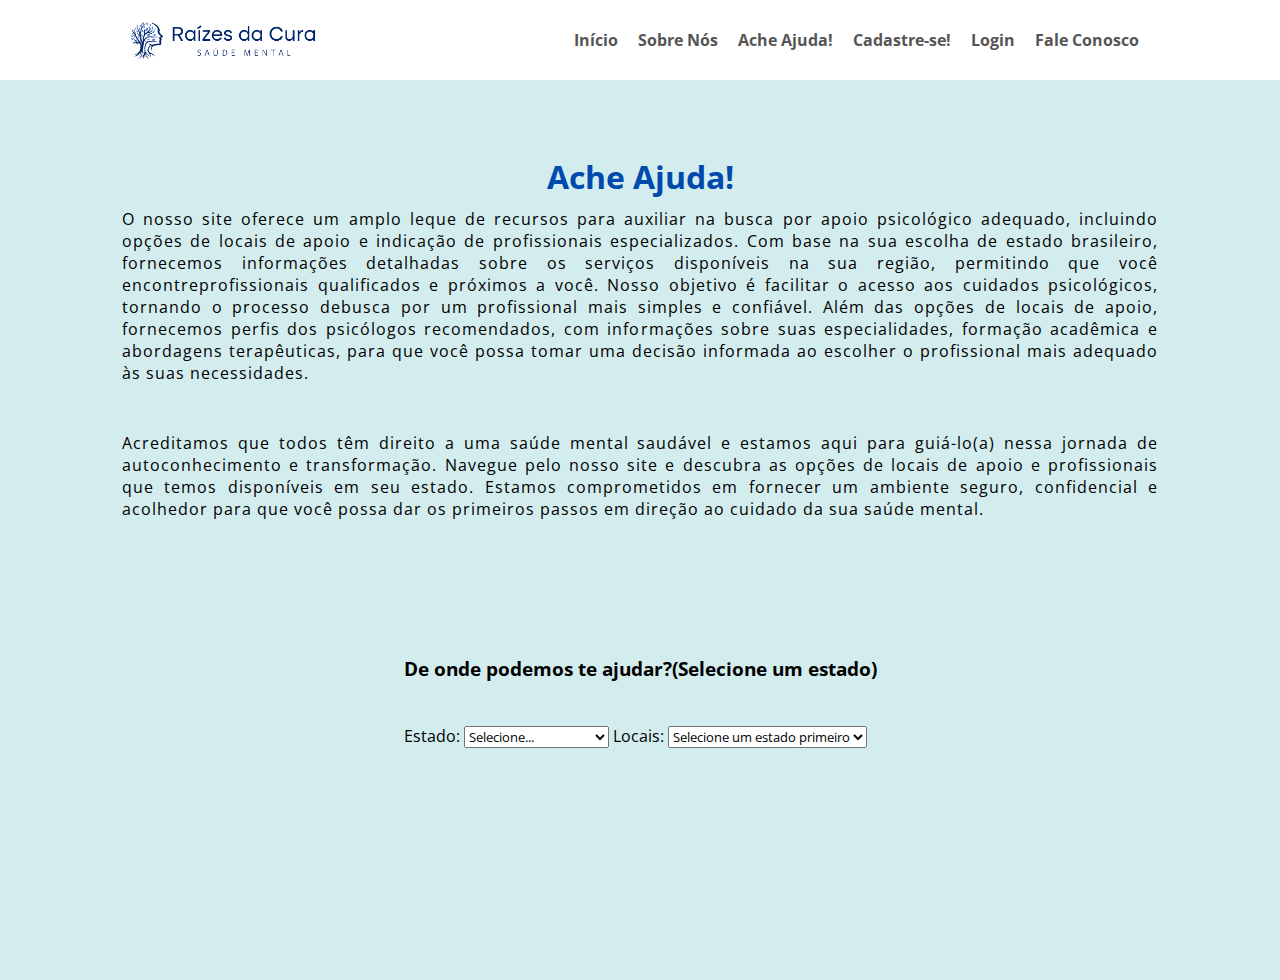
<file: assets/html/ache-ajuda.html>
<!DOCTYPE html>
<html lang="pt-br">

<head>
  <meta charset="UTF-8">
  <meta http-equiv="X-UA-Compatible" content="IE=edge">
  <meta name="viewport" content="width=device-width, initial-scale=1.0">
  <link rel="shortcut icon" href="../imagens/Icones-2/favicon.ico" type="image/x-icon" />
  <link rel="stylesheet" href="../css/estiloGeral.css">
  <link rel="stylesheet" href="../css/ache-ajuda.css">
  <title>Raízes da Cura - Ache Ajuda</title>
</head>

<body>
  <header class="header">
    <div class="logo">

    </div>
    <nav class="menu">
      <ul>
        <li><a href="../index.html">Início</a></li>
        <li><a href="../html/sobreNos.html">Sobre Nós</a></li>
        <!-- <li><a href="/html/artigos-e-mais.html">Artigos e Mais</a></li> -->
        <li><a href="../html/ache-ajuda.html">Ache Ajuda!</a></li>
        <li><a href="../html/cadastre-se.html">Cadastre-se!</a></li>
        <li><a href="../html/login.html">Login</a></li>
        <li><a href="../html/fale-conosco.html">Fale Conosco</a></li>
      </ul>
    </nav>
  </header>

  <main class="main">
    <article class="ache-ajuda  container">
      <section class="text-ache-ajuda">
          <h1>Ache Ajuda!</h1>
        <p>
          O nosso site oferece um amplo leque de recursos para auxiliar na busca por apoio
          psicológico adequado, incluindo opções de locais de apoio e indicação de 
          profissionais especializados. Com base na sua escolha de estado brasileiro, 
          fornecemos informações detalhadas sobre os serviços disponíveis na sua região, 
          permitindo que você encontreprofissionais qualificados e próximos a você.
          Nosso objetivo é facilitar o acesso aos cuidados psicológicos, tornando o processo 
          debusca por um profissional mais simples e confiável. Além das opções de locais de 
          apoio, fornecemos perfis dos psicólogos recomendados, com informações sobre suas
          especialidades, formação acadêmica e abordagens terapêuticas, para que você possa
          tomar uma decisão informada ao escolher o profissional mais adequado às suas
          necessidades.
        </p>
        <p>
          Acreditamos que todos têm direito a uma saúde mental saudável e estamos aqui para
          guiá-lo(a) nessa jornada de autoconhecimento e transformação. Navegue pelo nosso 
          site e descubra as opções de locais de apoio e profissionais que temos disponíveis 
          em seu estado. Estamos comprometidos em fornecer um ambiente seguro, confidencial e 
          acolhedor para que você possa dar os primeiros passos em direção ao cuidado da sua 
          saúde mental.
        </p>
      </section>
      <div class="busca">
        <div class="box">
          <h3 class="subtitle">De onde podemos te ajudar?(Selecione um estado)</h3>
          </br>
          </br>
          <label for="selecao">Estado:</label>
  
          <select id="selecao" onchange="atualizarItens()">
            <option value="">Selecione...</option>
            <option value="Acre">Acre</option>
            <option value="Alagoas">Alagoas</option>
            <option value="Amapá">Amapá</option>
            <option value="Amazonas">Amazonas</option>
            <option value="Bahia">Bahia</option>
            <option value="Ceára">Ceára</option>
            <option value="Distrito Federal">Distrito Federal</option>
            <option value="Espírito Santo">Espírito Santo</option>
            <option value="Goiás">Goiás</option>
            <option value="Maranhão">Maranhão</option>
            <option value="Mato Grosso">Mato Grosso</option>
            <option value="Mato Grosso do Sul">Mato Grosso do Sul</option>
            <option value="Minas Gerais">Minas Gerais</option>
            <option value="Pará">Pará</option>
            <option value="Paraíba">Paraíba</option>
            <option value="Paraná">Paraná</option>
            <option value="Pernambuco">Pernambuco</option>
            <option value="Piauí">Piauí</option>
            <option value="Rio de Janeiro">Rio de Janeiro</option>
            <option value="Rio Grande do Norte">Rio Grande do Norte</option>
            <option value="Rio Grande do Sul">Rio Grande do Sul</option>
            <option value="Rondônia">Rondônia</option>
            <option value="Roraima">Roraima</option>
            <option value="Santa Catarina">Santa Catarina</option>
            <option value="São Paulo">São Paulo</option>
            <option value="Sergipe">Sergipe</option>
            <option value="Tocantins">Tocantins</option>
  
          </select>
  
          <label for="itens">Locais:</label>
  
          <select id="itens" onchange="exibirInformacoes()">
            <option value="">Selecione um estado primeiro</option>
          </select>
          <br><br>
          <div id="informacoesOpcao"></div>
          <div id="informacoesItem"></div>
    </article>
  </main>
</body>
</html>
</file>
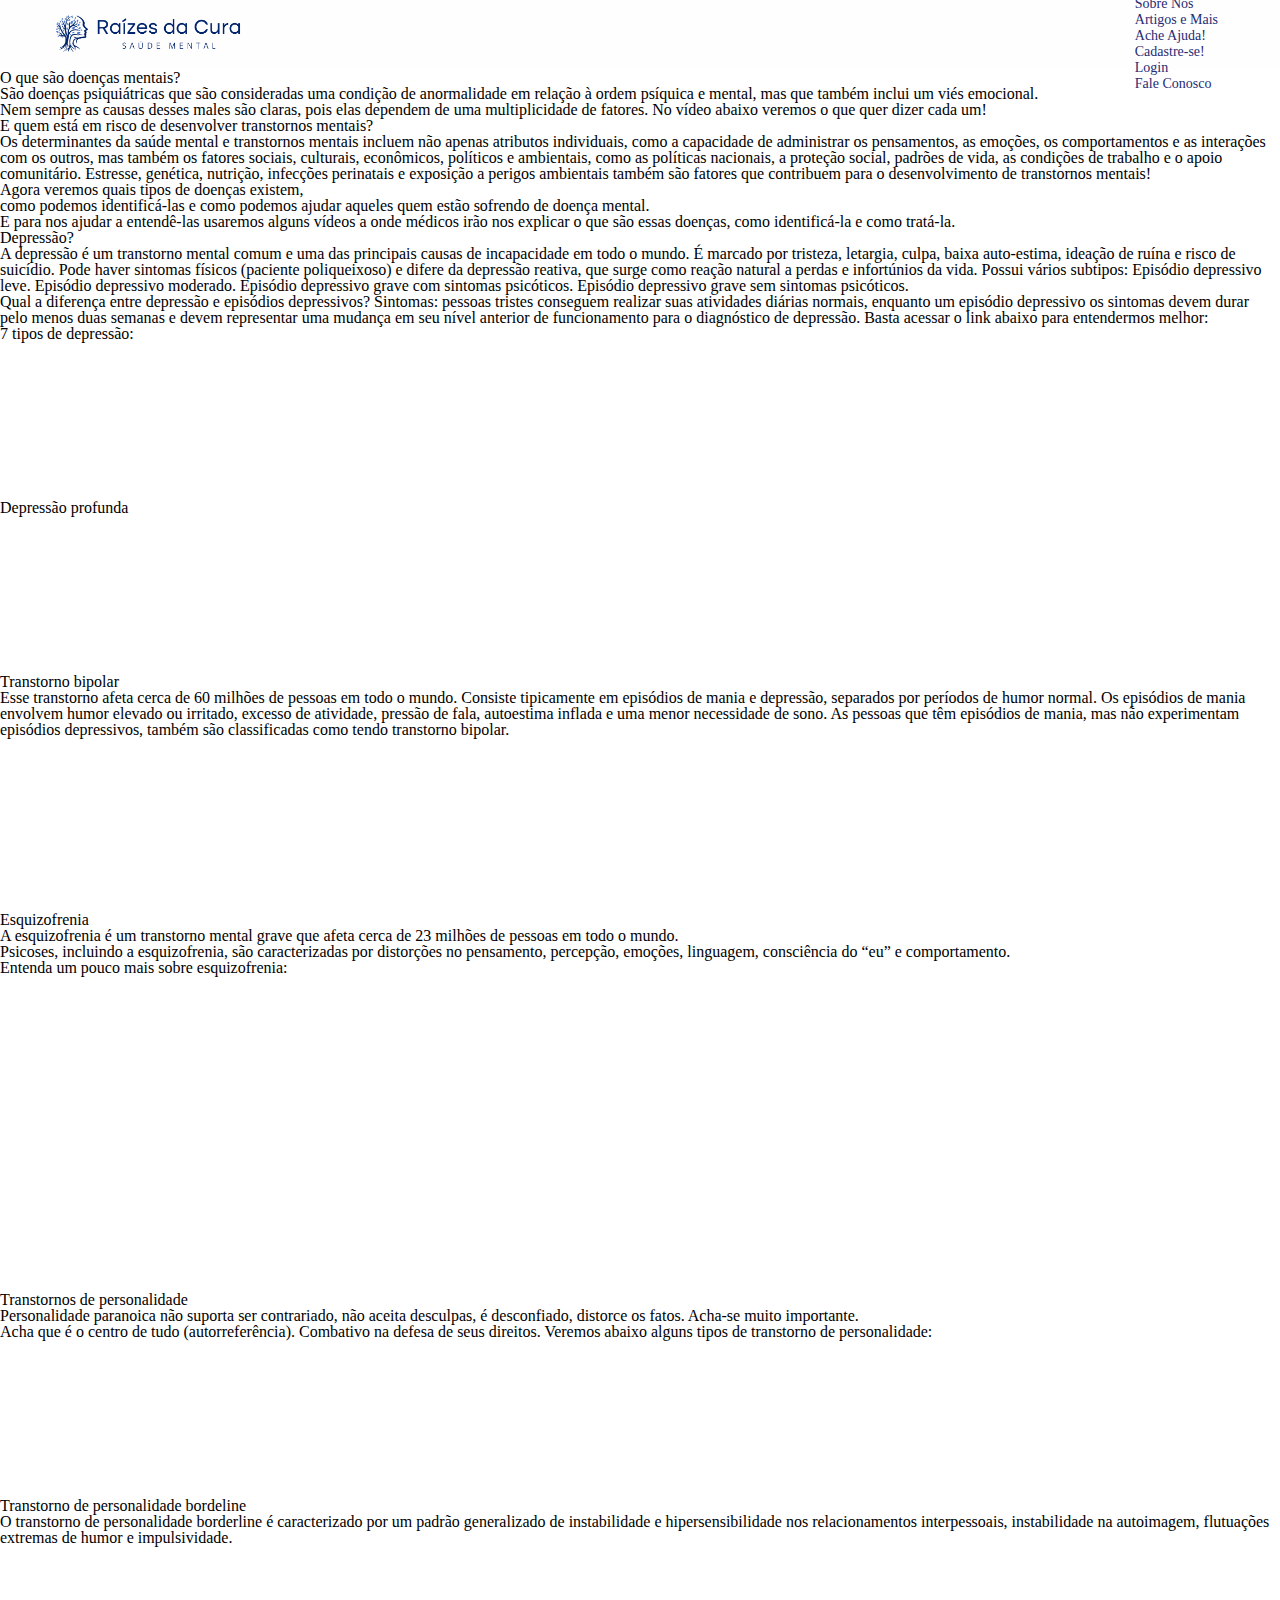
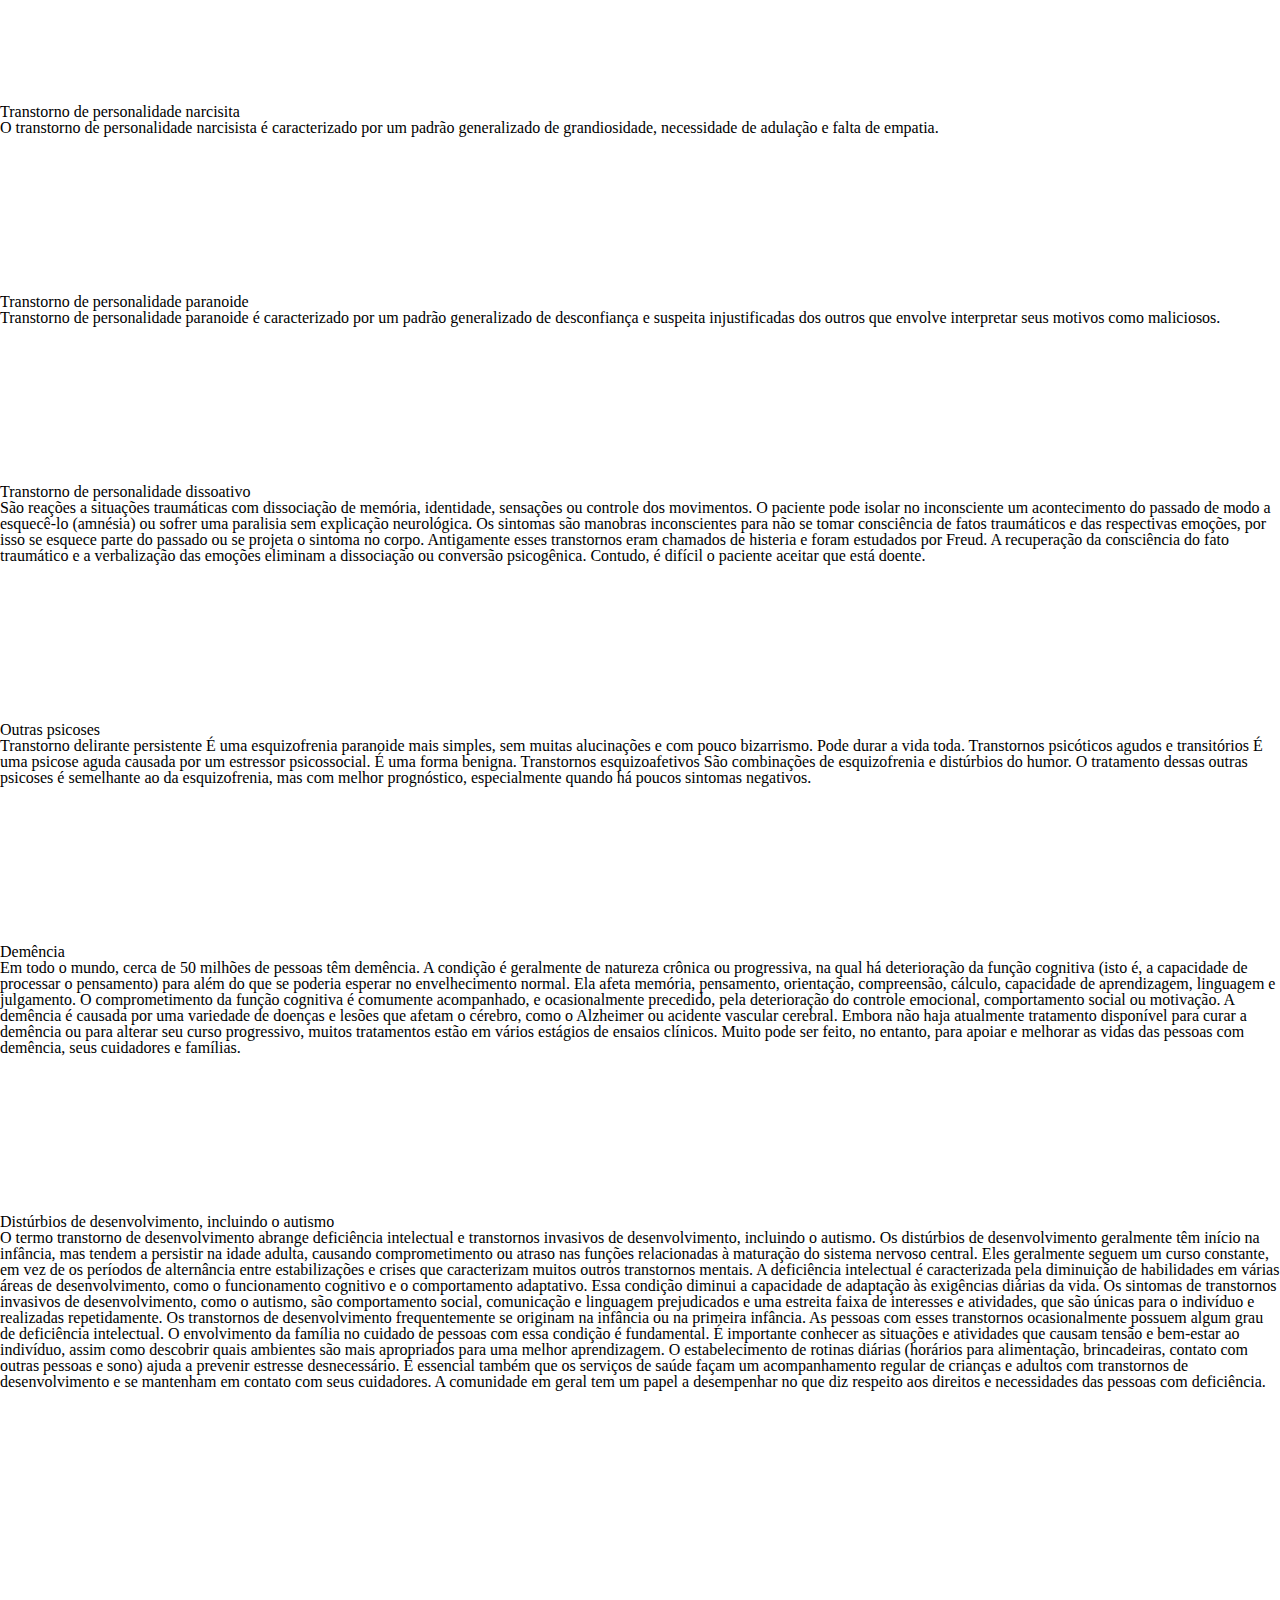
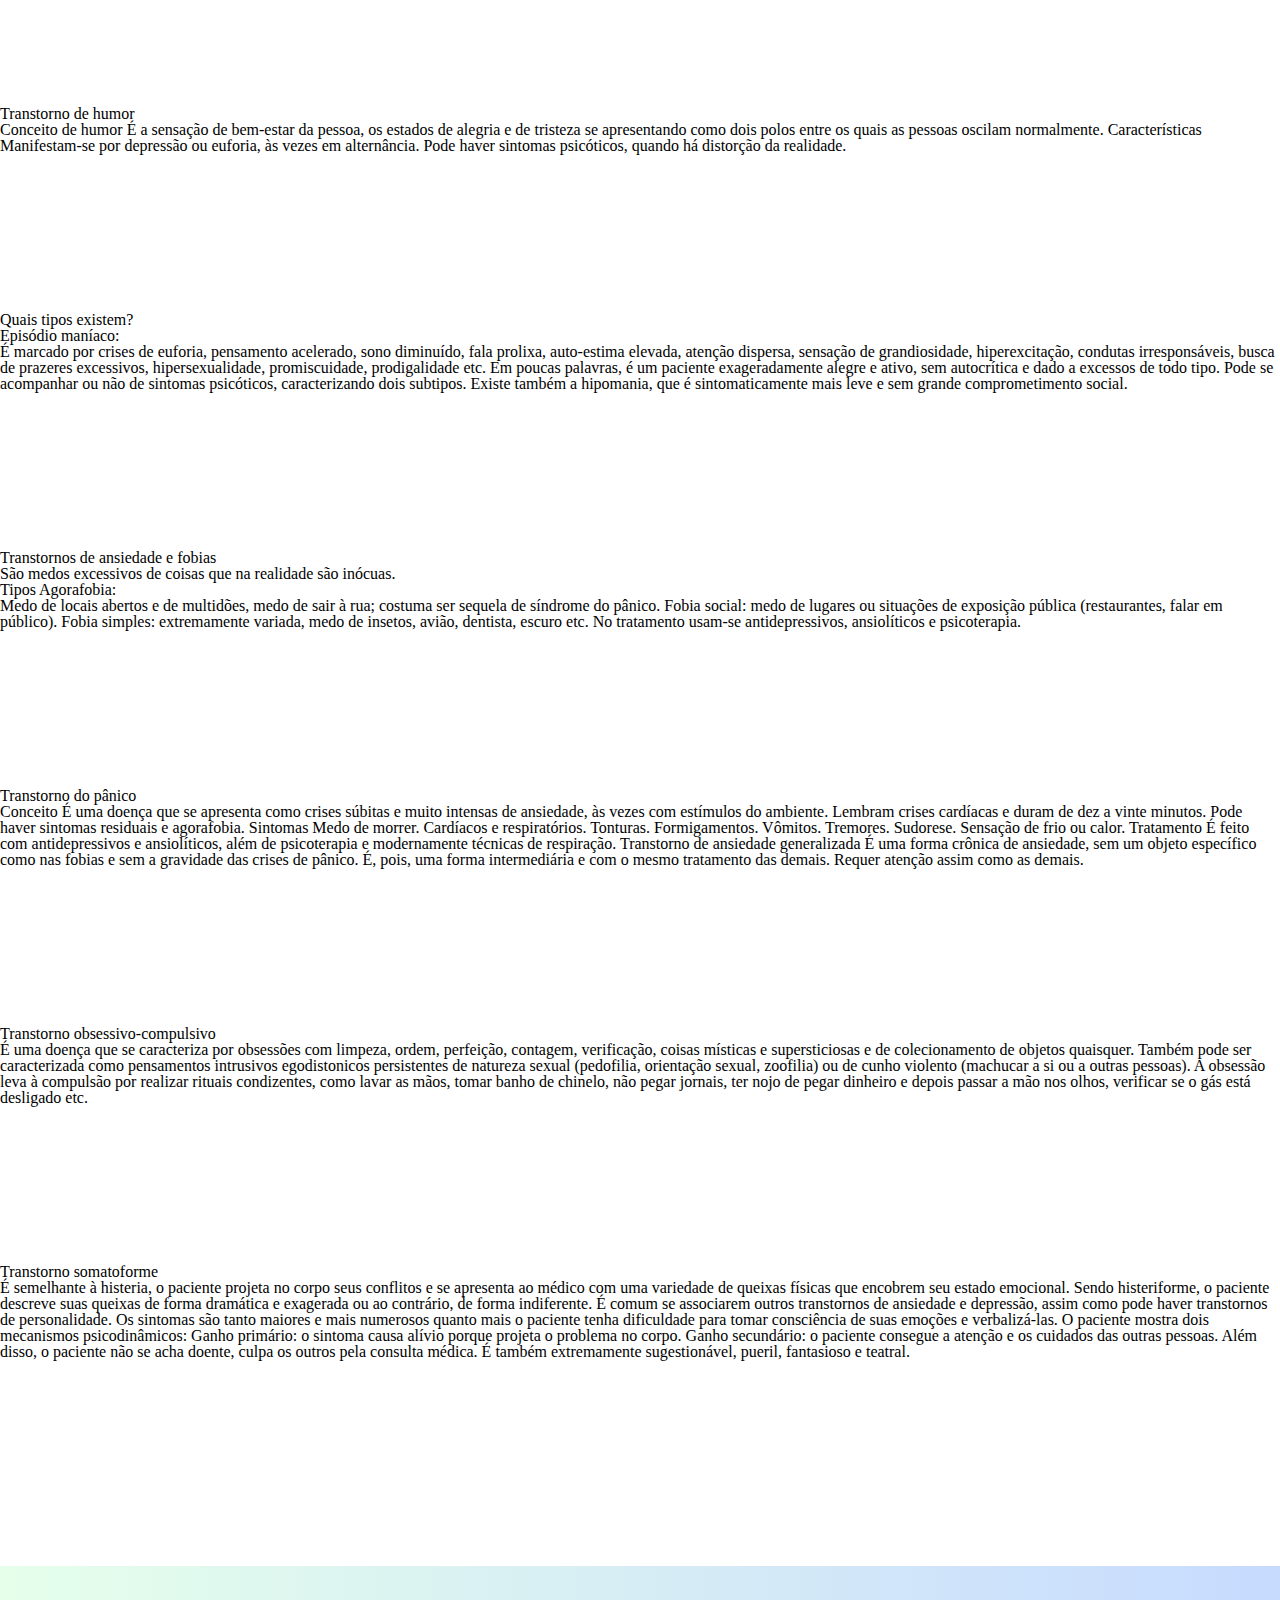
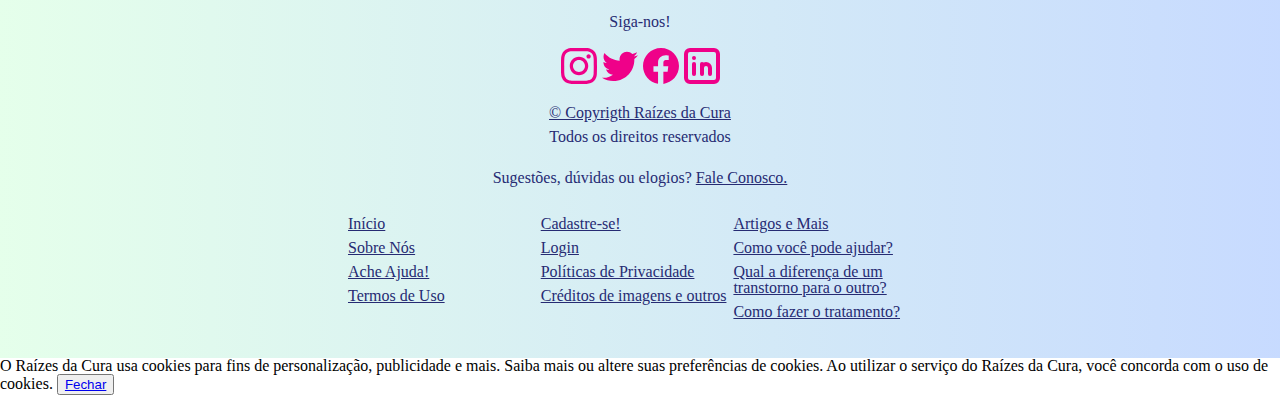
<file: assets/html/artigos-e-mais.html>
<!DOCTYPE html>
<html lang="en">

<head>
    <meta charset="UTF-8">
    <meta http-equiv="X-UA-Compatible" content="IE=edge">
    <meta name="viewport" content="width=device-width, initial-scale=1.0">
    <link rel="shortcut icon" href="../imagens/Icones-2/favicon.ico" type="image/x-icon" />
    <!-- Arquivo de reset de estilos dos navegadores -->
    <link rel="stylesheet" href="../estilos/reset.css">
    <!-- CSS do menu e rodapé -->
    <link rel="stylesheet" href="../estilos/menu-e-rodape.css">
    <!-- Google Fontes utilizado para o menu e rodapé -->
    <link rel="preconnect" href="https://fonts.googleapis.com">
    <link rel="preconnect" href="https://fonts.gstatic.com" crossorigin>
    <link href="https://fonts.googleapis.com/css2?family=Open+Sans:wght@500&display=swap" rel="stylesheet">
    <title>Raízes da Cura - Artigos e mais</title>
</head>

<body>

    <header>
        <nav class="menu">
            <div class="logo">
                <a href="../index.html">
                    <img src="../imagens/logo-horizontal.png" alt="Logo Raízes da Cura">
                </a>
            </div>
            <ul>
                <li><a href="../index.html">Início</a></li>
                <li><a href="sobre-nos.html">Sobre Nós</a></li>
                <li><a href="#">Artigos e Mais</a>
                    <ul>
                        <li><a href="../artigos-e-mais.html">O que são doenças mentais?</a></li>
                        <li><a href="../html/submenu/ajuda.html">Como você pode ajudar?</a></li>
                        <li><a href="../html/submenu/diferenca.html">Qual a diferença de um transtorno para o outro?</a>
                        </li>
                        <li><a href="../html/submenu/tratar.html">Como fazer o tratamento?</a></li>
                    </ul>
                </li>
                <li><a href="ache-ajuda.html">Ache Ajuda!</a></li>
                <li><a href="cadastre-se.html">Cadastre-se!</a></li>
                <li><a href="login.html">Login</a></li>
                <li><a href="fale-conosco.html">Fale Conosco</a></li>
            </ul>
        </nav>
    </header>

    <main>
        <section>
            <section>
                <h1>O que são doenças mentais?</h1>
                <article>
                    <p>
                        São doenças psiquiátricas que são consideradas uma condição de anormalidade em relação à ordem
                        psíquica e mental, mas que também inclui um viés emocional. <br>
                        Nem sempre as causas desses males são claras, pois elas dependem de uma multiplicidade de
                        fatores.
                        No vídeo abaixo veremos o que quer dizer cada um!</p>
                    <p>E quem está em risco de desenvolver transtornos mentais? <br>
                        Os determinantes da saúde mental e transtornos mentais incluem não apenas atributos individuais,
                        como a capacidade de administrar os pensamentos, as emoções, os comportamentos e as interações
                        com os outros, mas também os fatores sociais, culturais, econômicos, políticos e ambientais,
                        como as políticas nacionais, a proteção social, padrões de vida, as condições de trabalho e o
                        apoio comunitário.
                        Estresse, genética, nutrição, infecções perinatais e exposição a perigos ambientais também são
                        fatores que contribuem para o desenvolvimento de transtornos mentais!</p>

                </article>

                <p>Agora veremos quais tipos de doenças existem, <br> como podemos identificá-las e como podemos ajudar
                    aqueles quem estão sofrendo de doença mental. <br>
                    E para nos ajudar a entendê-las usaremos alguns vídeos a onde médicos irão nos explicar o que são
                    essas doenças, como identificá-la e como tratá-la.

                </p>
                <article>
                    <h3>Depressão?</h3>

                    <p> A depressão é um transtorno mental comum e uma das principais causas de incapacidade em todo o
                        mundo.
                        É marcado por tristeza, letargia, culpa, baixa auto-estima, ideação de ruína e risco de
                        suicídio. Pode haver sintomas físicos (paciente poliqueixoso) e difere da depressão reativa, que
                        surge como reação natural a perdas e infortúnios da vida. Possui vários subtipos:
                        Episódio depressivo leve.
                        Episódio depressivo moderado.
                        Episódio depressivo grave com sintomas psicóticos.
                        Episódio depressivo grave sem sintomas psicóticos. <br>
                        Qual a diferença entre depressão e episódios depressivos?
                        Sintomas: pessoas tristes conseguem realizar suas atividades diárias normais, enquanto um
                        episódio depressivo os sintomas devem durar pelo menos duas semanas e devem representar uma
                        mudança em seu nível anterior de funcionamento para o diagnóstico de depressão.

                        Basta acessar o link abaixo para entendermos melhor: </p>
                    <ul>
                        <span> 7 tipos de depressão:</span>
                        <li><iframe width="260" height="155" src="https://www.youtube.com/embed/su9HkqJqfiw"
                                title="YouTube video player" frameborder="0"
                                allow="accelerometer; autoplay; clipboard-write; encrypted-media; gyroscope; picture-in-picture; web-share"
                                allowfullscreen></iframe></li>

                        <span>Depressão profunda</span>
                        <li><iframe width="260" height="155" src="https://www.youtube.com/embed/7UT7X6338vA"
                                title="YouTube video player" frameborder="0"
                                allow="accelerometer; autoplay; clipboard-write; encrypted-media; gyroscope; picture-in-picture; web-share"
                                allowfullscreen></iframe></li>

                    </ul>
                    <article>
                        <ul>
                            <h3>Transtorno bipolar</h3>
                            <p>Esse transtorno afeta cerca de 60 milhões de pessoas em todo o mundo.
                                Consiste tipicamente em episódios de mania e depressão, separados por períodos de humor
                                normal.
                                Os episódios de mania envolvem humor elevado ou irritado, excesso de atividade, pressão
                                de fala, autoestima inflada e uma menor necessidade de sono.
                                As pessoas que têm episódios de mania, mas não experimentam episódios depressivos,
                                também são classificadas como tendo transtorno bipolar.</p>
                            <iframe width="260" height="155" src="https://www.youtube.com/embed/4hVe8TzStd4"
                                title="YouTube video player" frameborder="0"
                                allow="accelerometer; autoplay; clipboard-write; encrypted-media; gyroscope; picture-in-picture; web-share"
                                allowfullscreen></iframe>
                        </ul>
                    </article><br>

                    <article>
                        <h3>Esquizofrenia</h3>
                        <p>A esquizofrenia é um transtorno mental grave que afeta cerca de 23 milhões de pessoas em todo
                            o mundo. <br>
                            Psicoses, incluindo a esquizofrenia, são caracterizadas por distorções no pensamento,
                            percepção, emoções, linguagem, consciência do “eu” e comportamento. <br>
                            Entenda um pouco mais sobre esquizofrenia:</p>
                        <ul>

                            <li><iframe width="260" height="155" src="https://www.youtube.com/embed/k44RmrCG07o"
                                    title="YouTube video player" frameborder="0"
                                    allow="accelerometer; autoplay; clipboard-write; encrypted-media; gyroscope; picture-in-picture; web-share"
                                    allowfullscreen></iframe></li>
                            <iframe width="260" height="155" src="https://www.youtube.com/embed/HRuI2CbFw-Q"
                                title="YouTube video player" frameborder="0"
                                allow="accelerometer; autoplay; clipboard-write; encrypted-media; gyroscope; picture-in-picture; web-share"
                                allowfullscreen></iframe>
                        </ul>
                    </article>
            </section>
            <section>
                <h3>Transtornos de personalidade</h3>
                <p>Personalidade paranoica não suporta ser contrariado, não aceita desculpas, é desconfiado, distorce os
                    fatos. Acha-se muito importante. <br>
                    Acha que é o centro de tudo (autorreferência). Combativo na defesa de seus direitos.
                    Veremos abaixo alguns tipos de transtorno de personalidade:</p>
                <article>
                    <li><iframe width="260" height="155" src="https://www.youtube.com/embed/NFJwqkNGAO8"
                            title="YouTube video player" frameborder="0"
                            allow="accelerometer; autoplay; clipboard-write; encrypted-media; gyroscope; picture-in-picture; web-share"
                            allowfullscreen></iframe></li>
                    <span>Transtorno de personalidade bordeline</span>
                    <p>O transtorno de personalidade borderline é caracterizado por um padrão generalizado de
                        instabilidade e hipersensibilidade nos relacionamentos interpessoais, instabilidade na
                        autoimagem, flutuações extremas de humor e impulsividade. </p>
                    <li><iframe width="260" height="155" src="https://www.youtube.com/embed/D30OduNNcqk"
                            title="YouTube video player" frameborder="0"
                            allow="accelerometer; autoplay; clipboard-write; encrypted-media; gyroscope; picture-in-picture; web-share"
                            allowfullscreen></iframe></li>
                    <span>Transtorno de personalidade narcisita</span>
                    <p>O transtorno de personalidade narcisista é caracterizado por um padrão generalizado de
                        grandiosidade, necessidade de adulação e falta de empatia.</p>
                    <li><iframe width="260" height="155" src="https://www.youtube.com/embed/XihBd7lF8f0"
                            title="YouTube video player" frameborder="0"
                            allow="accelerometer; autoplay; clipboard-write; encrypted-media; gyroscope; picture-in-picture; web-share"
                            allowfullscreen></iframe></li>
                    <span>Transtorno de personalidade paranoide</span>
                    <p>Transtorno de personalidade paranoide é caracterizado por um padrão generalizado de desconfiança
                        e suspeita injustificadas dos outros que envolve interpretar seus motivos como maliciosos.</p>
                    <li><iframe width="260" height="155" src="https://www.youtube.com/embed/JrPh8NMMMu4"
                            title="YouTube video player" frameborder="0"
                            allow="accelerometer; autoplay; clipboard-write; encrypted-media; gyroscope; picture-in-picture; web-share"
                            allowfullscreen></iframe></li>
                    <span>Transtorno de personalidade dissoativo</span>
                    <p>São reações a situações traumáticas com dissociação de memória, identidade, sensações ou controle
                        dos movimentos.
                        O paciente pode isolar no inconsciente um acontecimento do passado de modo a esquecê-lo
                        (amnésia) ou sofrer uma paralisia sem explicação neurológica.
                        Os sintomas são manobras inconscientes para não se tomar consciência de fatos traumáticos e das
                        respectivas emoções, por isso se esquece parte do passado ou se projeta o sintoma no corpo.
                        Antigamente esses transtornos eram chamados de histeria e foram estudados por Freud.
                        A recuperação da consciência do fato traumático e a verbalização das emoções eliminam a
                        dissociação ou conversão psicogênica.
                        Contudo, é difícil o paciente aceitar que está doente.</p>
                    <li><iframe width="260" height="155" src="https://www.youtube.com/embed/DjpXwHL20nY"
                            title="YouTube video player" frameborder="0"
                            allow="accelerometer; autoplay; clipboard-write; encrypted-media; gyroscope; picture-in-picture; web-share"
                            allowfullscreen></iframe></li>

                </article>
                <section>
                    <h3>Outras psicoses</h3>
                    <p>
                    <p>Transtorno delirante persistente É uma esquizofrenia paranoide mais simples, sem muitas
                        alucinações e com pouco bizarrismo. Pode durar a vida toda.
                        Transtornos psicóticos agudos e transitórios É uma psicose aguda causada por um estressor
                        psicossocial. É uma forma benigna.
                        Transtornos esquizoafetivos São combinações de esquizofrenia e distúrbios do humor.
                        O tratamento dessas outras psicoses é semelhante ao da esquizofrenia, mas com melhor
                        prognóstico, especialmente quando há poucos sintomas negativos.</p>
                    </p>
                    <iframe width="260" height="155" src="https://www.youtube.com/embed/-Gy6SbgUriA"
                        title="YouTube video player" frameborder="0"
                        allow="accelerometer; autoplay; clipboard-write; encrypted-media; gyroscope; picture-in-picture; web-share"
                        allowfullscreen></iframe>
                    <article>
                        <h3>Demência</h3>
                        <p>Em todo o mundo, cerca de 50 milhões de pessoas têm demência. A condição é geralmente de
                            natureza crônica ou progressiva, na qual há deterioração da função cognitiva (isto é, a
                            capacidade de processar o pensamento) para além do que se poderia esperar no envelhecimento
                            normal. Ela afeta memória, pensamento, orientação, compreensão, cálculo, capacidade de
                            aprendizagem, linguagem e julgamento. O comprometimento da função cognitiva é comumente
                            acompanhado, e ocasionalmente precedido, pela deterioração do controle emocional,
                            comportamento social ou motivação. A demência é causada por uma variedade de doenças e
                            lesões que afetam o cérebro, como o Alzheimer ou acidente vascular cerebral. Embora não haja
                            atualmente tratamento disponível para curar a demência ou para alterar seu curso
                            progressivo, muitos tratamentos estão em vários estágios de ensaios clínicos. Muito pode ser
                            feito, no entanto, para apoiar e melhorar as vidas das pessoas com demência, seus cuidadores
                            e famílias.</p>
                        <iframe width="260" height="155" src="https://www.youtube.com/embed/LIcre9kPyLA"
                            title="YouTube video player" frameborder="0"
                            allow="accelerometer; autoplay; clipboard-write; encrypted-media; gyroscope; picture-in-picture; web-share"
                            allowfullscreen></iframe>

                    </article>
                    <article>
                        <h3>Distúrbios de desenvolvimento, incluindo o autismo</h3>
                        <p>O termo transtorno de desenvolvimento abrange deficiência intelectual e transtornos invasivos
                            de desenvolvimento, incluindo o autismo.
                            Os distúrbios de desenvolvimento geralmente têm início na infância, mas tendem a persistir
                            na idade adulta, causando comprometimento ou atraso nas funções relacionadas à maturação do
                            sistema nervoso central.
                            Eles geralmente seguem um curso constante, em vez de os períodos de alternância entre
                            estabilizações e crises que caracterizam muitos outros transtornos mentais.
                            A deficiência intelectual é caracterizada pela diminuição de habilidades em várias áreas de
                            desenvolvimento, como o funcionamento cognitivo e o comportamento adaptativo.
                            Essa condição diminui a capacidade de adaptação às exigências diárias da vida.
                            Os sintomas de transtornos invasivos de desenvolvimento, como o autismo, são comportamento
                            social, comunicação e linguagem prejudicados e uma estreita faixa de interesses e
                            atividades, que são únicas para o indivíduo e realizadas repetidamente.
                            Os transtornos de desenvolvimento frequentemente se originam na infância ou na primeira
                            infância.
                            As pessoas com esses transtornos ocasionalmente possuem algum grau de deficiência
                            intelectual. O envolvimento da família no cuidado de pessoas com essa condição é
                            fundamental. É importante conhecer as situações e atividades que causam tensão e bem-estar
                            ao indivíduo, assim como descobrir quais ambientes são mais apropriados para uma melhor
                            aprendizagem.
                            O estabelecimento de rotinas diárias (horários para alimentação, brincadeiras, contato com
                            outras pessoas e sono) ajuda a prevenir estresse desnecessário.
                            É essencial também que os serviços de saúde façam um acompanhamento regular de crianças e
                            adultos com transtornos de desenvolvimento e se mantenham em contato com seus cuidadores.
                            A comunidade em geral tem um papel a desempenhar no que diz respeito aos direitos e
                            necessidades das pessoas com deficiência.</p>
                        <iframe width="260" height="155" src="https://www.youtube.com/embed/8uTHFYAQtnA"
                            title="YouTube video player" frameborder="0"
                            allow="accelerometer; autoplay; clipboard-write; encrypted-media; gyroscope; picture-in-picture; web-share"
                            allowfullscreen></iframe>
                        <iframe width="260" height="155" src="https://www.youtube.com/embed/Uzgo05onjnQ"
                            title="YouTube video player" frameborder="0"
                            allow="accelerometer; autoplay; clipboard-write; encrypted-media; gyroscope; picture-in-picture; web-share"
                            allowfullscreen></iframe>
                        <iframe width="260" height="155" src="https://www.youtube.com/embed/0siuTa5L-a4"
                            title="YouTube video player" frameborder="0"
                            allow="accelerometer; autoplay; clipboard-write; encrypted-media; gyroscope; picture-in-picture; web-share"
                            allowfullscreen></iframe>
                        <iframe width="260" height="155" src="https://www.youtube.com/embed/NdQPZNSh-H0"
                            title="YouTube video player" frameborder="0"
                            allow="accelerometer; autoplay; clipboard-write; encrypted-media; gyroscope; picture-in-picture; web-share"
                            allowfullscreen></iframe>
                        <iframe width="260" height="155" src="https://www.youtube.com/embed/YXNqhyOyELU"
                            title="YouTube video player" frameborder="0"
                            allow="accelerometer; autoplay; clipboard-write; encrypted-media; gyroscope; picture-in-picture; web-share"
                            allowfullscreen></iframe>
                    </article>
                </section>
                <section>
                    <article>
                        <h3>Transtorno de humor</h3>
                        <p>Conceito de humor É a sensação de bem-estar da pessoa, os estados de alegria e de tristeza se
                            apresentando como dois polos entre os quais as pessoas oscilam normalmente.
                            Características Manifestam-se por depressão ou euforia, às vezes em alternância. Pode haver
                            sintomas psicóticos, quando há distorção da realidade.</p>
                        <iframe width="260" height="155" src="https://www.youtube.com/embed/C9yHb0d05BY"
                            title="YouTube video player" frameborder="0"
                            allow="accelerometer; autoplay; clipboard-write; encrypted-media; gyroscope; picture-in-picture; web-share"
                            allowfullscreen></iframe>
                        <h2>Quais tipos existem?</h2>
                        <span>Episódio maníaco:</span>
                        <p>É marcado por crises de euforia, pensamento acelerado, sono diminuído, fala prolixa,
                            auto-estima elevada, atenção dispersa, sensação de grandiosidade, hiperexcitação, condutas
                            irresponsáveis, busca de prazeres excessivos, hipersexualidade, promiscuidade, prodigalidade
                            etc. Em poucas palavras, é um paciente exageradamente alegre e ativo, sem autocrítica e dado
                            a excessos de todo tipo. Pode se acompanhar ou não de sintomas psicóticos, caracterizando
                            dois subtipos. Existe também a hipomania, que é sintomaticamente mais leve e sem grande
                            comprometimento social.</p>
                        <iframe width="260" height="155" src="https://www.youtube.com/embed/GiyZThoQHOk"
                            title="YouTube video player" frameborder="0"
                            allow="accelerometer; autoplay; clipboard-write; encrypted-media; gyroscope; picture-in-picture; web-share"
                            allowfullscreen></iframe>
                    </article>
                    <h3>Transtornos de ansiedade e fobias</h3>
                    <p>São medos excessivos de coisas que na realidade são inócuas. </p>
                    <span> Tipos Agorafobia:</span>

                    <p> Medo de locais abertos e de multidões, medo de sair à rua; costuma ser sequela de síndrome do
                        pânico.
                        Fobia social: medo de lugares ou situações de exposição pública (restaurantes, falar em
                        público).
                        Fobia simples: extremamente variada, medo de insetos, avião, dentista, escuro etc.
                        No tratamento usam-se antidepressivos, ansiolíticos e psicoterapia.</p>
                    <iframe width="260" height="155" src="https://www.youtube.com/embed/QvdWO3edvRY"
                        title="YouTube video player" frameborder="0"
                        allow="accelerometer; autoplay; clipboard-write; encrypted-media; gyroscope; picture-in-picture; web-share"
                        allowfullscreen></iframe>
                    <h3>Transtorno do pânico</h3>
                    Conceito É uma doença que se apresenta como crises súbitas e muito intensas de ansiedade, às vezes
                    com estímulos do ambiente. Lembram crises cardíacas e duram de dez a vinte minutos. Pode haver
                    sintomas residuais e agorafobia. Sintomas Medo de morrer. Cardíacos e respiratórios. Tonturas.
                    Formigamentos. Vômitos. Tremores. Sudorese. Sensação de frio ou calor. Tratamento É feito com
                    antidepressivos e ansiolíticos, além de psicoterapia e modernamente técnicas de respiração.
                    Transtorno de ansiedade generalizada
                    É uma forma crônica de ansiedade, sem um objeto específico como nas fobias e sem a gravidade das
                    crises de pânico. É, pois, uma forma intermediária e com o mesmo tratamento das demais. Requer
                    atenção assim como as demais.</p>
                    <iframe width="260" height="155" src="https://www.youtube.com/embed/Ke96K8ziCRI"
                        title="YouTube video player" frameborder="0"
                        allow="accelerometer; autoplay; clipboard-write; encrypted-media; gyroscope; picture-in-picture; web-share"
                        allowfullscreen></iframe>
                    <h3>Transtorno obsessivo-compulsivo</h3>
                    <p>É uma doença que se caracteriza por obsessões com limpeza, ordem, perfeição, contagem,
                        verificação, coisas místicas e supersticiosas e de colecionamento de objetos quaisquer.
                        Também pode ser caracterizada como pensamentos intrusivos egodistonicos persistentes de natureza
                        sexual (pedofilia, orientação sexual, zoofilia) ou de cunho violento (machucar a si ou a outras
                        pessoas).
                        A obsessão leva à compulsão por realizar rituais condizentes, como lavar as mãos, tomar banho de
                        chinelo, não pegar jornais, ter nojo de pegar
                        dinheiro e depois passar a mão nos olhos, verificar se o gás está desligado etc.
                    </p>
                    <iframe width="260" height="155" src="https://www.youtube.com/embed/fBAgNhXEFfo"
                        title="YouTube video player" frameborder="0"
                        allow="accelerometer; autoplay; clipboard-write; encrypted-media; gyroscope; picture-in-picture; web-share"
                        allowfullscreen></iframe>

                    <h3>Transtorno somatoforme</h3>
                    <p> É semelhante à histeria, o paciente projeta no corpo seus conflitos e se apresenta ao médico com
                        uma variedade de queixas físicas que encobrem seu estado emocional.
                        Sendo histeriforme, o paciente descreve suas queixas de forma dramática e exagerada ou ao
                        contrário, de forma indiferente.
                        É comum se associarem outros transtornos de ansiedade e depressão, assim como pode haver
                        transtornos de personalidade.
                        Os sintomas são tanto maiores e mais numerosos quanto mais o paciente tenha dificuldade para
                        tomar consciência de suas emoções e verbalizá-las.
                        O paciente mostra dois mecanismos psicodinâmicos: Ganho primário: o sintoma causa alívio porque
                        projeta o problema no corpo.
                        Ganho secundário: o paciente consegue a atenção e os cuidados das outras pessoas.
                        Além disso, o paciente não se acha doente, culpa os outros pela consulta médica.
                        É também extremamente sugestionável, pueril, fantasioso e teatral. </p>

                    <iframe width="260" height="155" src="https://www.youtube.com/embed/L5Ld-T0Yznw"
                        title="YouTube video player" frameborder="0"
                        allow="accelerometer; autoplay; clipboard-write; encrypted-media; gyroscope; picture-in-picture; web-share"
                        allowfullscreen></iframe>
                </section>

            </section>
    </main>
    <br /><br /><br />

    <footer class="fundo-gradiente">
        <p>Siga-nos!</p>
        <div class="redes">
            <a href="https://www.instagram.com/" target="_blank"><img src="../imagens/rodape/instagram.svg"
                    alt="Logo Instagram"></a>
            <a href="https://twitter.com/" target="_blank"><img src="../imagens/rodape/twitter.svg"
                    alt="Logo do Twitter"></a>
            <a href="https://www.facebook.com/" target="_blank"><img src="../imagens/rodape/facebook.svg"
                    alt="Logo do Facebook"></a>
            <a href="https://www.linkedin.com/" target="_blank"><img src="../imagens/rodape/linkedin.svg"
                    alt="Logo do LinkedIn"></a>
        </div>
        <div class="copyright">
            <p><a href="./politicaseprivacidade.html#copyright">&copy; Copyrigth Raízes da Cura</a></p>
            <p>Todos os direitos reservados</p>
        </div>
        <div class="w-100">
            <p>Sugestões, dúvidas ou elogios? <a href="./fale-conosco.html">Fale Conosco.</a></p>
            <nav class="mapa-site">
                <ul>
                    <li><a href="../index.html">Início</a></li>
                    <li><a href="./sobre-nos.html">Sobre Nós</a></li>
                    <li><a href="./ache-ajuda.html">Ache Ajuda!</a></li>
                    <li><a href="./politicaseprivacidade.html#termos">Termos de Uso</a></li>
                </ul>
                <ul>
                    <li><a href="./cadastre-se.html">Cadastre-se!</a></li>
                    <li><a href="./login.html">Login</a></li>
                    <li><a href="./politicaseprivacidade.html#privacidade">Políticas de Privacidade</a></li>
                    <li><a href="./creditos-de-imagens-e-outros.html">Créditos de imagens e outros</a></li>
                </ul>
                <ul>
                    <li><a href="./artigos-e-mais.html">Artigos e Mais</a></li>
                    <li><a href="./submenu/ajuda.html">Como você pode ajudar?</a></li>
                    <li><a href="./submenu/diferenca.html">Qual a diferença de um transtorno para o outro?</a>
                    </li>
                    <li><a href="./submenu/tratar.html">Como fazer o tratamento?</a></li>
                </ul>
            </nav>
        </div>
    </footer>

    <div class="cookies">
        O Raízes da Cura usa cookies para fins de personalização, publicidade e mais. Saiba mais ou altere suas
        preferências de
        cookies. Ao utilizar o serviço do Raízes da Cura, você concorda com o uso de cookies.
        <button><a href="#">Fechar</a></button>
    </div>

</body>

</html>
</file>
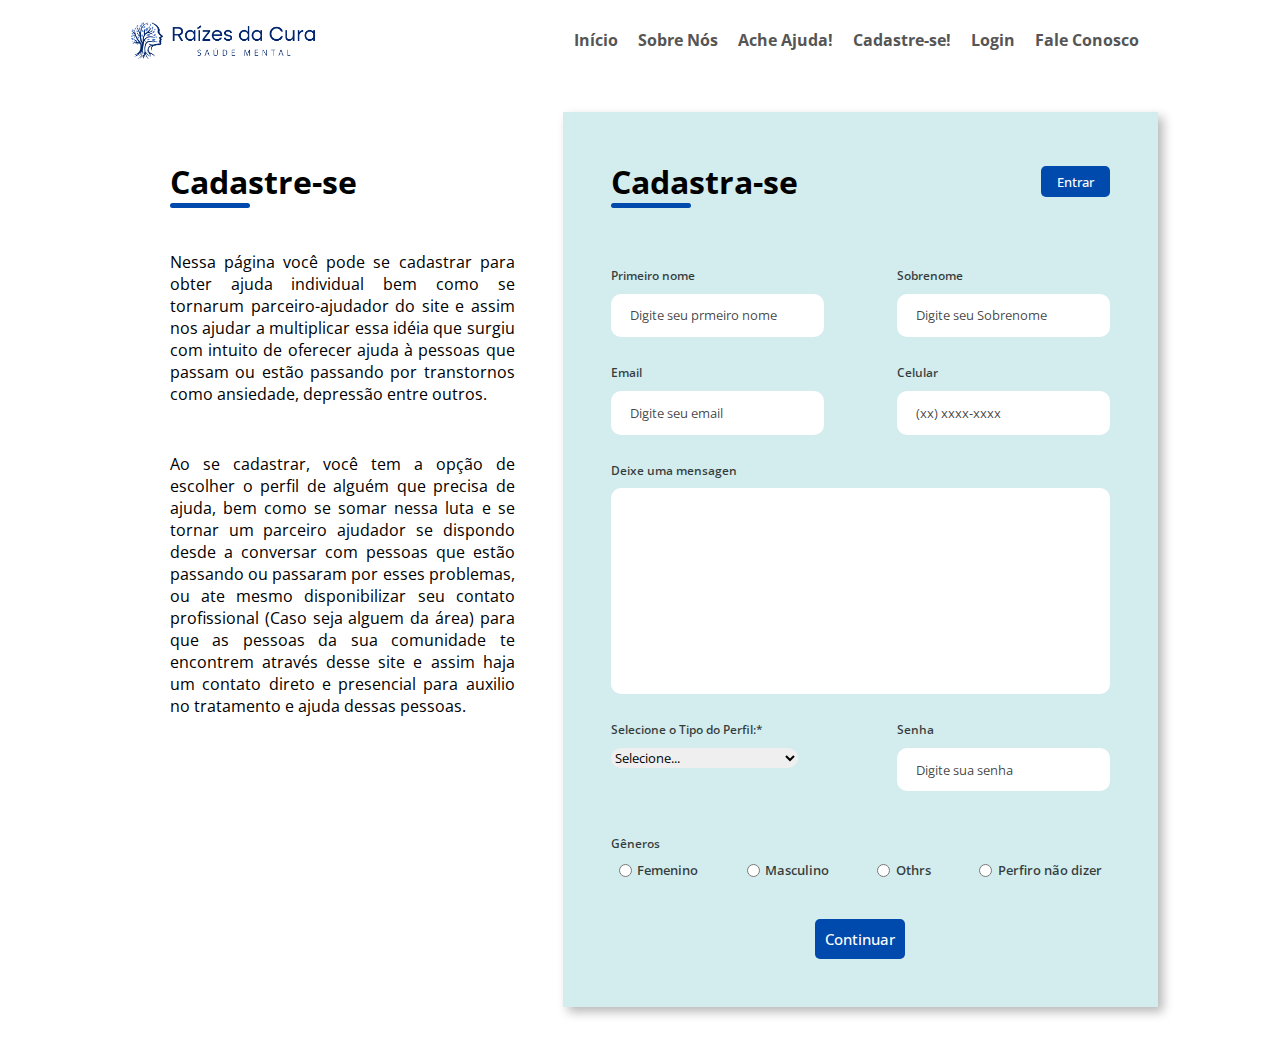
<file: assets/html/cadastre-se.html>
<!DOCTYPE html>
<html lang="pt-br">

<head>
    <meta charset="UTF-8">
    <meta http-equiv="X-UA-Compatible" content="IE=edge">
    <meta name="viewport" content="width=device-width, initial-scale=1.0">
    <link rel="shortcut icon" href="../imagens/Icones-2/favicon.ico" type="image/x-icon" />
    <link rel="stylesheet" href="../css/estiloGeral.css">
    <link rel="stylesheet" href="../css/cadastro.css">
    <title>Raízes da Cura - Cadastre-se</title>
</head>

<body>
    <header class="header">
        <div class="logo"> </div>
      <nav class="menu">
        <ul>
            <li><a href="/index.html">Início</a></li>
            <li><a href="../html/sobreNos.html">Sobre Nós</a></li>
            <!-- <li><a href="./html/artigos-e-mais.html">Artigos e Mais</a></li> -->
            <li><a href="../html/ache-ajuda.html">Ache Ajuda!</a></li>
            <li><a href="../html/cadastre-se.html">Cadastre-se!</a></li>
            <li><a href="../html/login.html">Login</a></li>
            <li><a href="../html/fale-conosco.html">Fale Conosco</a></li>
        </ul>
      </nav>
    </header> 

    <main>
        <section class="cadastro container">
            <article class="text-cadastro">
                <h1>Cadastre-se</h1>
                <p>
                    Nessa página você pode se cadastrar para obter ajuda individual bem como 
                    se tornarum parceiro-ajudador do site e assim nos ajudar a multiplicar 
                    essa idéia que surgiu com intuito de oferecer ajuda à pessoas que passam 
                    ou estão passando por transtornos como ansiedade, depressão entre outros.
                </p>
                <p>
                    Ao se cadastrar, você tem a opção de escolher o perfil de alguém que 
                    precisa de ajuda, bem como se somar nessa luta e se tornar um parceiro 
                    ajudador se dispondo desde a conversar com pessoas que estão passando ou 
                    passaram por esses problemas, ou ate mesmo disponibilizar seu contato 
                    profissional (Caso seja alguem da área) para que as pessoas da sua 
                    comunidade te encontrem através desse site e assim haja um contato direto 
                    e presencial para auxilio no tratamento e ajuda dessas pessoas.
                </p>
            </article>
            <div class="form-cadastro">
               <!-- <div class="form-img">
                <img src="../imagens/form-cadastro.png" alt="">
               </div> -->
               <div class="form">
                <form action="#">
                    <div class="form-header"> 
                        <div class="title"> 
                             <h1>Cadastra-se</h1>
                        </div>
                        <div class="login-button"> 
                            <button><a href="#">Entrar</a></button> 
                        </div>
                    </div>
                    <div class="input-group"> 
                         <div class="input-box">
                             <label for="fistname">Primeiro nome</label>
                             <input type="text" name="fistname" id="fistname" 
                              placeholder="Digite seu prmeiro nome" required>
                         </div>

                         <div class="input-box">
                             <label for="lastname">Sobrenome</label>
                             <input type="text" name="lastname" id="lastname" 
                             placeholder="Digite seu Sobrenome" required>
                         </div>

                         <div class="input-box">
                             <label for="email">Email</label>
                             <input type="email" name="email" id="email" 
                              placeholder="Digite seu email" required>
                         </div>

                         <div class="input-box">
                             <label for="number">Celular</label>
                             <input type="tel" name="number" id="number" 
                             placeholder="(xx) xxxx-xxxx" pattern="[0-9]{2}[0-9]{9}" required>
                         </div>



                         <div class="input-box">
                            <label for="msg">Deixe uma mensagen</label>
                            <textarea name="msg" id="msg" cols="60" rows="10" 
                             maxlength="300" minlength="60" required> 
                            </textarea>
                        </div>

                         <div class="input-box">
                             <label for="perfil">Selecione o Tipo do Perfil:*</label>
                             <select name="perfil" id="perfil" required>
                                 <option selected disabled hidden value="">
                                    Selecione... 
                                </option>
                                 <option value="preciso-de-ajuda">Preciso de Ajuda</option>
                                 <option value="quero-ajuda">Quero ajudar Pessoas</option>
                                 <option value="sou-profissional">
                                    Sou um Profissional da Área
                                 </option>
                             </select>
                         </div>




                         <div class="input-box">
                             <label for="password">Senha</label>
                             <input type="password" name="password" id="password" 
                             placeholder="Digite sua senha" required>
                         </div>

                         <!-- <div class="input-box">
                             <label for="confirmepassword">Confirme Senha</label>
                             <input type="confirmepassword" name="confirmepassword" 
                             id="confirmepassword" placeholder="confirme sua senha" required>
                         </div> -->
                    </div>

                    <div class="gender-inputs">
                        <div class="gender-title">
                        <h6>Gêneros</h6>    
                        </div>

                        <div class="gender-group">
                          <div class="gender-input">
                            <input type="radio" name="gender" id="fmaile">
                            <label for="fmaile">Femenino</label>
                          </div> 
                          
                          <div class="gender-input">
                            <input type="radio" name="gender" id="male">
                            <label for="male">Masculino</label>
                          </div> 

                          <div class="gender-input">
                            <input type="radio" name="gender" id="othrs">
                            <label for="othrs">Othrs</label>
                          </div>
                          
                          <div class="gender-input">
                            <input type="radio" name="gender" id="none">
                            <label for="none">Perfiro não dizer</label>
                          </div> 
                        </div>
                    </div>

                </form>
                <div class="continue-button">
                    <button><a href="#">Continuar</a></button>
                </div>
               </div>
            </div>
        </section>
        <!-- <section>
           
        </section>

        <br /><br /><br />

        <footer class="fundo-gradiente">
            <p>Siga-nos!</p>
            <div class="redes">
                <a href="https://www.instagram.com/" target="_blank"><img src="../imagens/rodape/instagram.svg"
                        alt="Logo Instagram"></a>
                <a href="https://twitter.com/" target="_blank"><img src="../imagens/rodape/twitter.svg"
                        alt="Logo do Twitter"></a>
                <a href="https://www.facebook.com/" target="_blank"><img src="../imagens/rodape/facebook.svg"
                        alt="Logo do Facebook"></a>
                <a href="https://www.linkedin.com/" target="_blank"><img src="../imagens/rodape/linkedin.svg"
                        alt="Logo do LinkedIn"></a>
            </div>
            <div class="copyright">
                <p><a href="./politicaseprivacidade.html#copyright">&copy; Copyrigth Raízes da Cura</a></p>
                <p>Todos os direitos reservados</p>
            </div>
            <div class="w-100">
                <p>Sugestões, dúvidas ou elogios? <a href="./fale-conosco.html">Fale Conosco.</a></p>
                <nav class="mapa-site">
                    <ul>
                        <li><a href="../index.html">Início</a></li>
                        <li><a href="./sobre-nos.html">Sobre Nós</a></li>
                        <li><a href="./ache-ajuda.html">Ache Ajuda!</a></li>
                        <li><a href="./politicaseprivacidade.html#termos">Termos de Uso</a></li>
                    </ul>
                    <ul>
                        <li><a href="./cadastre-se.html">Cadastre-se!</a></li>
                        <li><a href="./login.html">Login</a></li>
                        <li><a href="./politicaseprivacidade.html#privacidade">Políticas de Privacidade</a></li>
                        <li><a href="./creditos-de-imagens-e-outros.html">Créditos de imagens e outros</a></li>
                    </ul>
                    <ul>
                        <li><a href="./artigos-e-mais.html">Artigos e Mais</a></li>
                        <li><a href="./submenu/ajuda.html">Como você pode ajudar?</a></li>
                        <li><a href="./submenu/diferenca.html">Qual a diferença de um transtorno para o outro?</a>
                        </li>
                        <li><a href="./submenu/tratar.html">Como fazer o tratamento?</a></li>
                    </ul>
                </nav>
            </div>
        </footer>

        <div class="cookies">
            O Raízes da Cura usa cookies para fins de personalização, publicidade e mais. Saiba mais ou altere suas
            preferências de
            cookies. Ao utilizar o serviço do Raízes da Cura, você concorda com o uso de cookies.
            <button><a href="#">Fechar</a></button>
        </div> -->

</body>

</html>
</file>
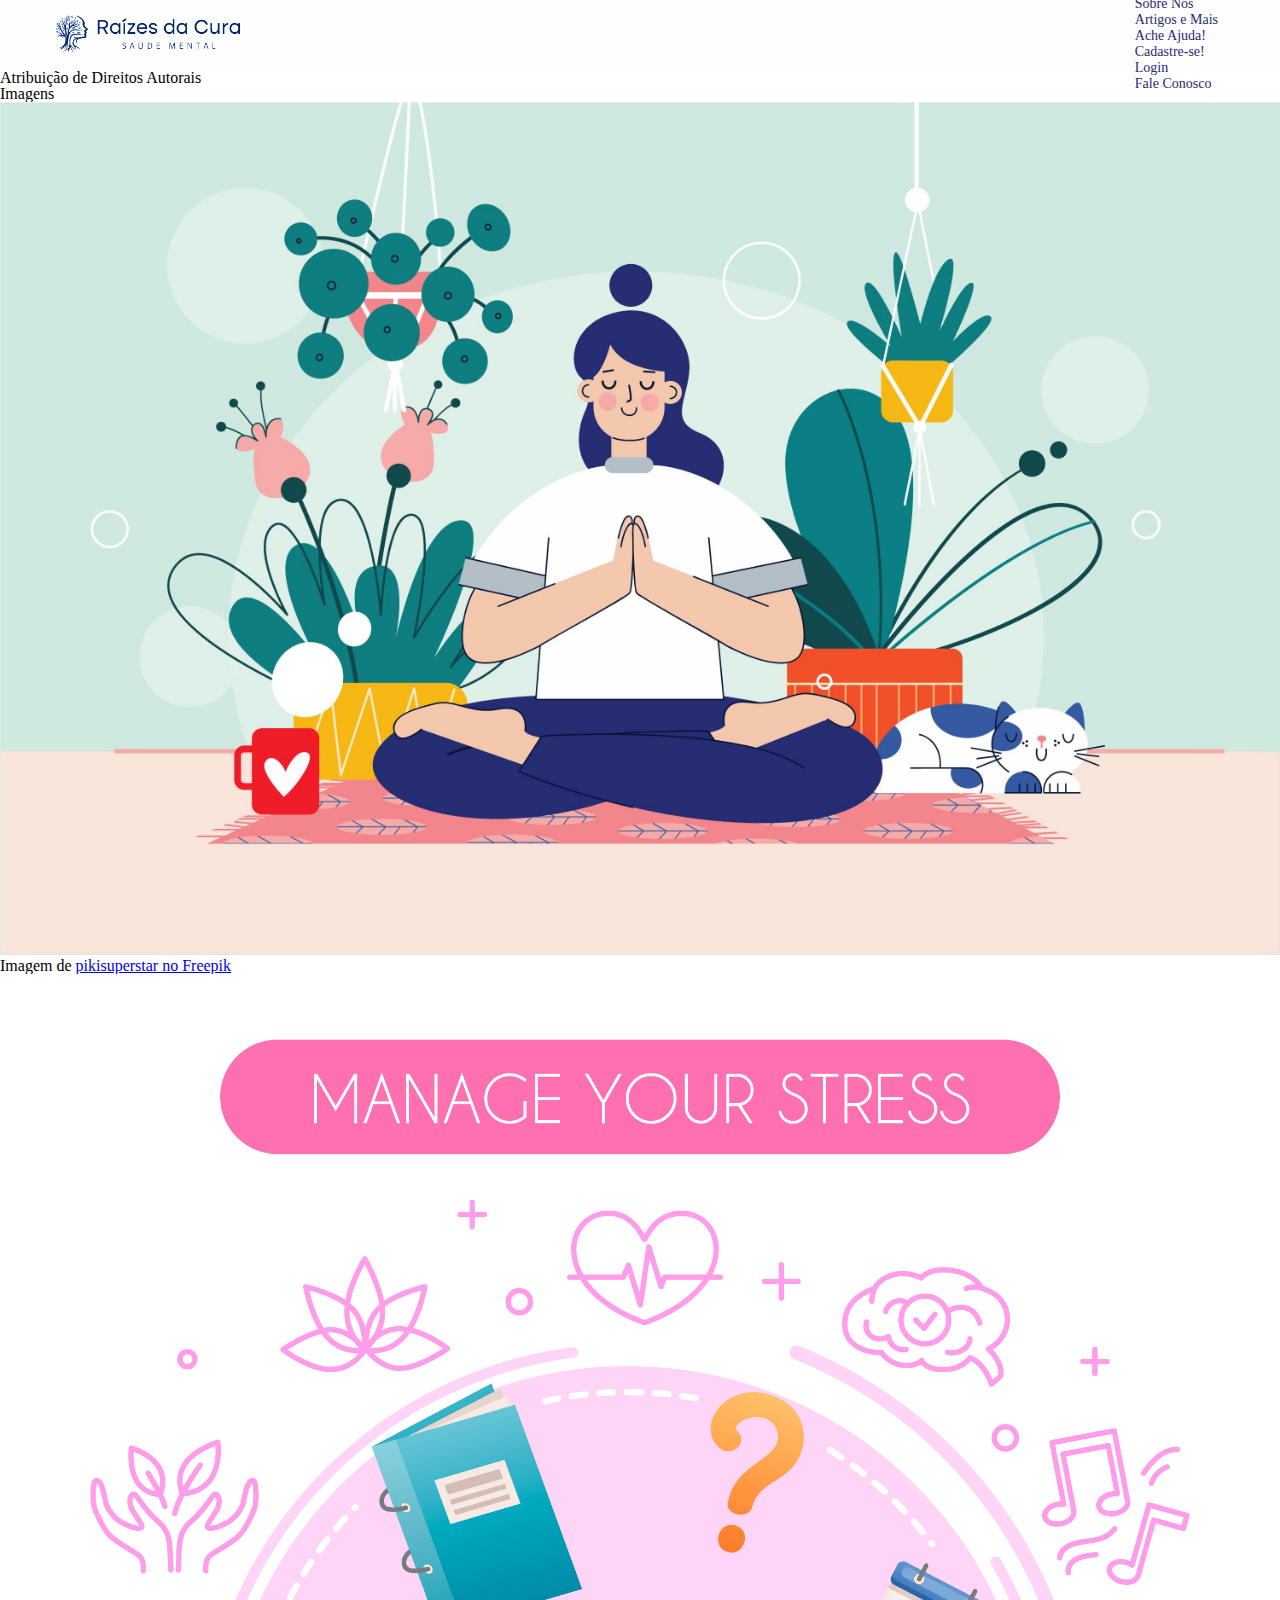
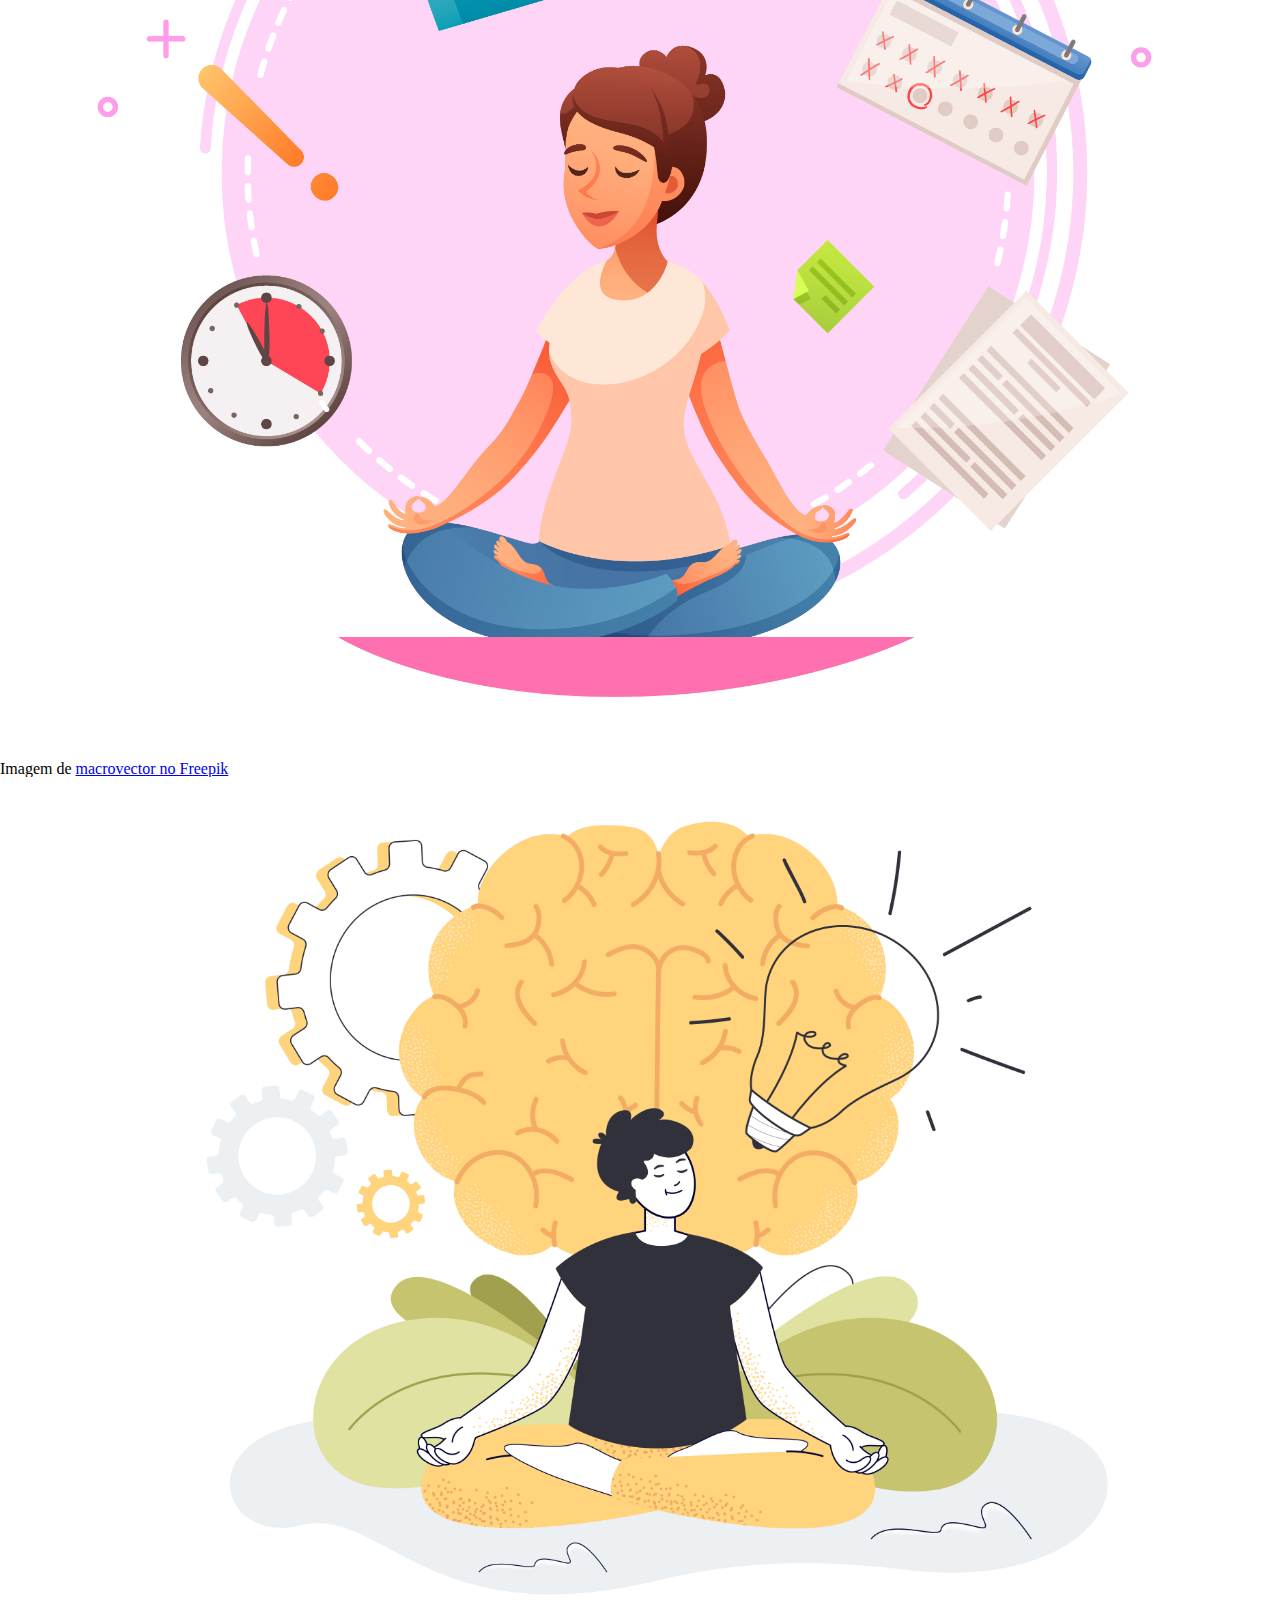
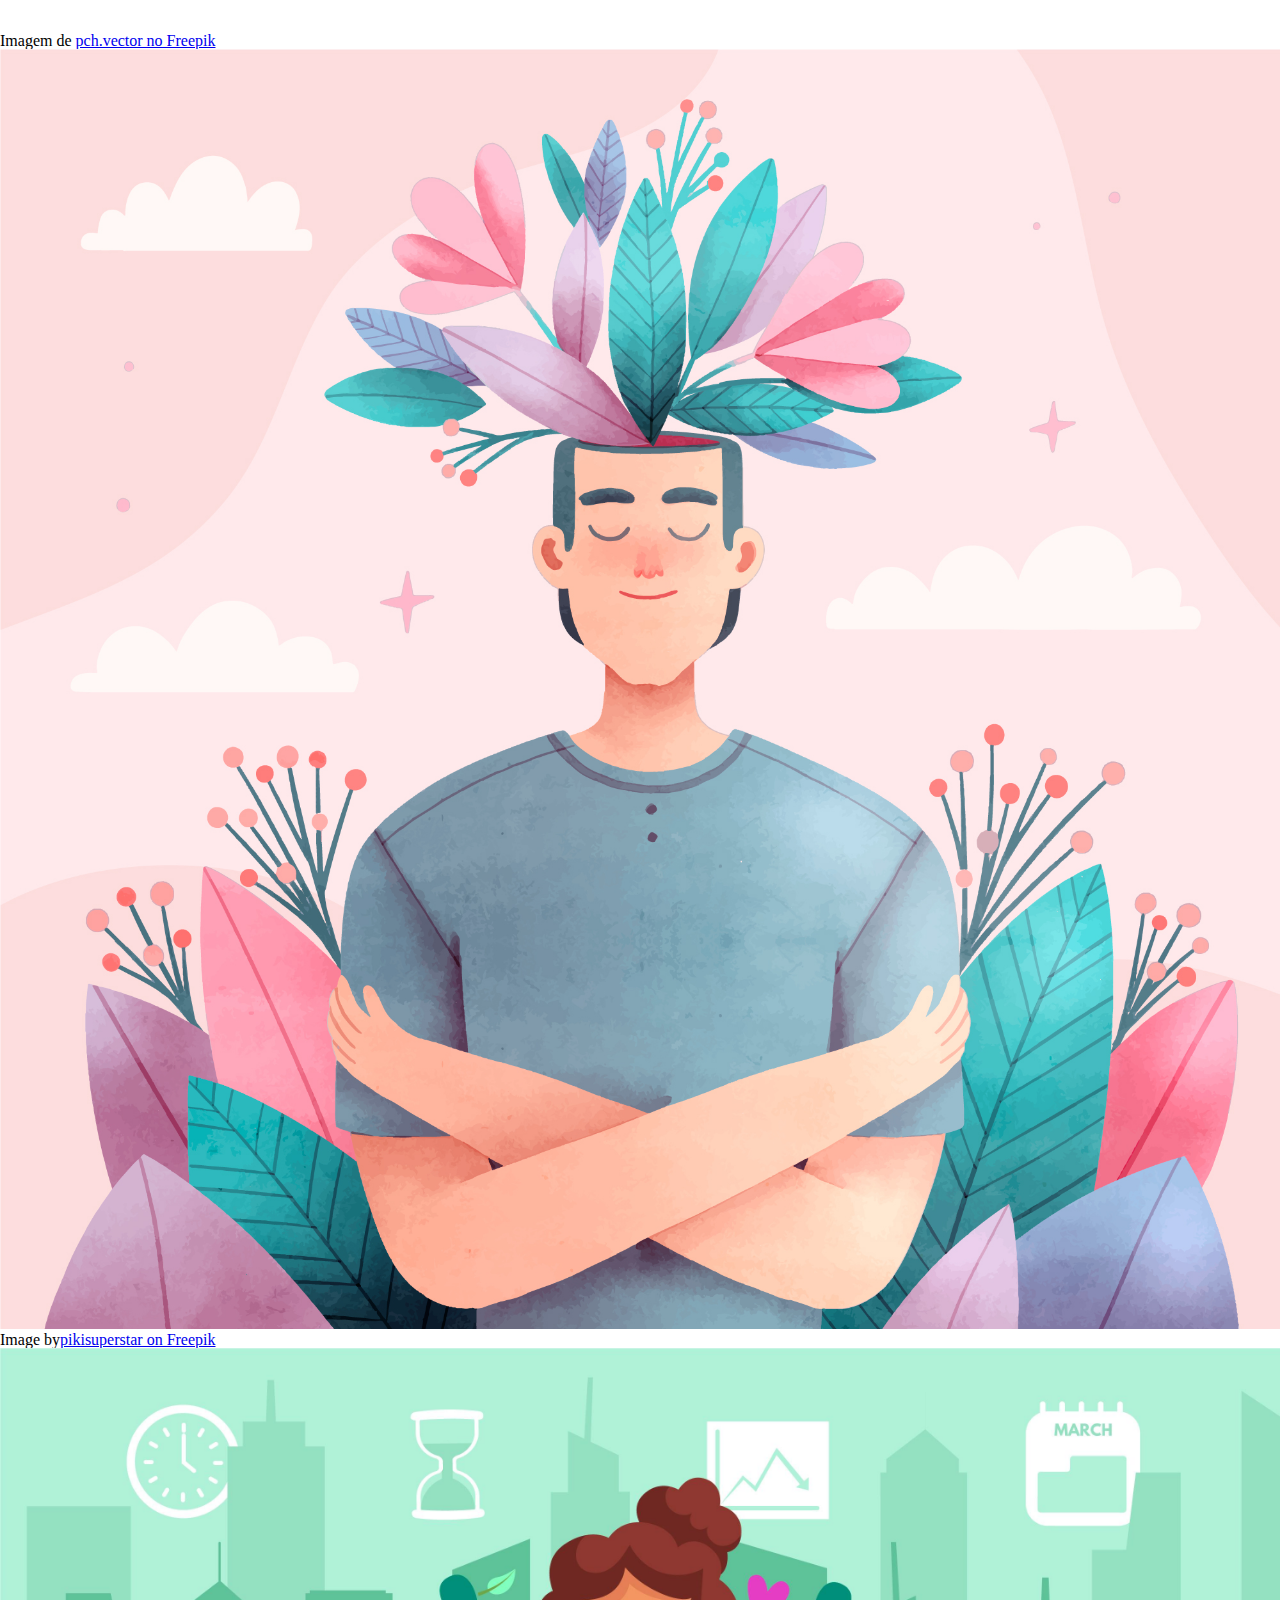
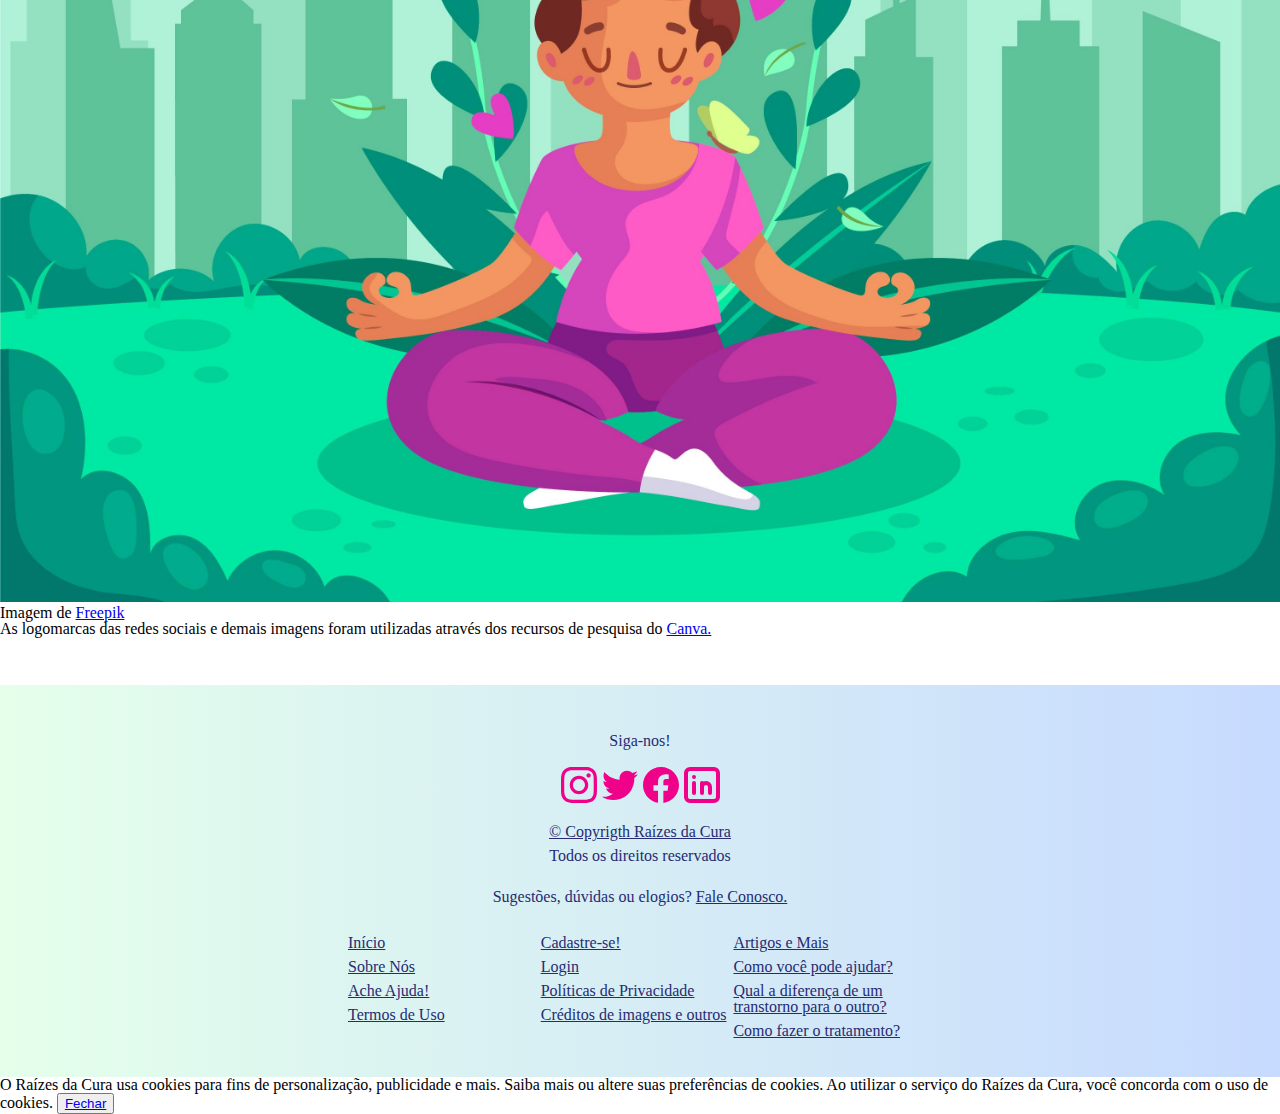
<file: assets/html/creditos-de-imagens-e-outros.html>
<!DOCTYPE html>
<html lang="en">

<head>
    <meta charset="UTF-8">
    <meta http-equiv="X-UA-Compatible" content="IE=edge">
    <meta name="viewport" content="width=device-width, initial-scale=1.0">
    <link rel="shortcut icon" href="../imagens/Icones-2/favicon.ico" type="image/x-icon" />
    <!-- Arquivo de reset de estilos dos navegadores -->
    <link rel="stylesheet" href="../estilos/reset.css">
    <!-- CSS do menu e rodapé -->
    <link rel="stylesheet" href="../estilos/menu-e-rodape.css">
    <!-- Google Fontes utilizado para o menu e rodapé -->
    <link rel="preconnect" href="https://fonts.googleapis.com">
    <link rel="preconnect" href="https://fonts.gstatic.com" crossorigin>
    <link href="https://fonts.googleapis.com/css2?family=Open+Sans:wght@500&display=swap" rel="stylesheet">
    <title>Raízes da Cura - Créditos de Imagens</title>
</head>

<body>
    <header>
        <nav class="menu">
            <div class="logo">
                <a href="../index.html">
                    <img src="../imagens/logo-horizontal.png" alt="Logo Raízes da Cura">
                </a>
            </div>
            <ul>
                <li><a href="../index.html">Início</a></li>
                <li><a href="sobre-nos.html">Sobre Nós</a></li>
                <li><a href="#">Artigos e Mais</a>
                    <ul>
                        <li><a href="../artigos-e-mais.html">O que são doenças mentais?</a></li>
                        <li><a href="../html/submenu/ajuda.html">Como você pode ajudar?</a></li>
                        <li><a href="../html/submenu/diferenca.html">Qual a diferença de um transtorno para o outro?</a>
                        </li>
                        <li><a href="../html/submenu/tratar.html">Como fazer o tratamento?</a></li>
                    </ul>
                </li>
                <li><a href="ache-ajuda.html">Ache Ajuda!</a></li>
                <li><a href="cadastre-se.html">Cadastre-se!</a></li>
                <li><a href="login.html">Login</a></li>
                <li><a href="fale-conosco.html">Fale Conosco</a></li>
            </ul>
        </nav>
    </header>
    <main>
        <section>
            <h1>Atribuição de Direitos Autorais</h1>
            <h3>Imagens</h3>
            <ul>
                <li>
                    <figure>
                        <img src="../imagens/index/tela-inicial-1.jpg" alt="Imagem do Início 1">
                        <figcaption> Imagem de <a
                                href="https://br.freepik.com/vetores-gratis/conceito-de-auto-meditacao_7974030.htm#query=bem%20estar&position=5&from_view=keyword&track=ais"
                                target="_blank">pikisuperstar
                                no Freepik</a></figcaption>
                    </figure>
                </li>
                <li>
                    <figure>
                        <img src="../imagens/index/tela-inicial-2.jpg" alt="Imagem do Início 2">
                        <figcaption>Imagem de <a
                                href="https://br.freepik.com/vetores-gratis/o-estresse-do-estilo-de-vida-saudavel-gerenciando-a-composicao-dos-desenhos-animados-circulares-sentado-na-ioga-pose-de-lotus-musica-meditacao_15080261.htm#query=anti%20stress&position=0&from_view=keyword&track=ais"
                                target="_blank">macrovector
                                no Freepik</a></figcaption>
                    </figure>
                </li>
                <li>
                    <figure>
                        <img src="../imagens/index/tela-inicial-3.jpg" alt="Imagem do Início 3">
                        <figcaption>Imagem de <a
                                href="https://br.freepik.com/vetores-gratis/jovem-praticando-exercicios-de-ioga-para-a-saude-mental-e-corporal_20827524.htm#query=saude%20mental&position=5&from_view=search&track=ais"
                                target="_blank">pch.vector
                                no Freepik</a> </figcaption>
                    </figure>
                </li>
                <li>
                    <figure>
                        <img src="../imagens/login.jpg" alt="Imagem tela de login">
                        <figcaption>Image by<a
                                href="https://www.freepik.com/free-vector/watercolor-world-mental-health-day-illustration_32201626.htm"
                                target="_blank">pikisuperstar
                                on Freepik</a></figcaption>
                    </figure>
                    <figure>
                        <img src="../imagens/meditacao.jpg" alt="Técnica de meditação">
                        <figcaption>Imagem de <a
                                href="https://br.freepik.com/vetores-gratis/conceito-de-meditacao_7905026.htm#query=exercicio%20respiracao&position=27&from_view=keyword&track=ais"
                                target="_blank">Freepik</a>
                        </figcaption>
                    </figure>
                </li>
                <li>As logomarcas das redes sociais e demais imagens foram utilizadas através dos recursos de pesquisa
                    do <a href="https://www.canva.com/" target="_blank"> Canva. </a></li>
            </ul>
        </section>
    </main>

    <br /><br /><br />

    <footer class="fundo-gradiente">
        <p>Siga-nos!</p>
        <div class="redes">
            <a href="https://www.instagram.com/" target="_blank"><img src="../imagens/rodape/instagram.svg"
                    alt="Logo Instagram"></a>
            <a href="https://twitter.com/" target="_blank"><img src="../imagens/rodape/twitter.svg"
                    alt="Logo do Twitter"></a>
            <a href="https://www.facebook.com/" target="_blank"><img src="../imagens/rodape/facebook.svg"
                    alt="Logo do Facebook"></a>
            <a href="https://www.linkedin.com/" target="_blank"><img src="../imagens/rodape/linkedin.svg"
                    alt="Logo do LinkedIn"></a>
        </div>
        <div class="copyright">
            <p><a href="./politicaseprivacidade.html#copyright">&copy; Copyrigth Raízes da Cura</a></p>
            <p>Todos os direitos reservados</p>
        </div>
        <div class="w-100">
            <p>Sugestões, dúvidas ou elogios? <a href="./fale-conosco.html">Fale Conosco.</a></p>
            <nav class="mapa-site">
                <ul>
                    <li><a href="../index.html">Início</a></li>
                    <li><a href="./sobre-nos.html">Sobre Nós</a></li>
                    <li><a href="./ache-ajuda.html">Ache Ajuda!</a></li>
                    <li><a href="./politicaseprivacidade.html#termos">Termos de Uso</a></li>
                </ul>
                <ul>
                    <li><a href="./cadastre-se.html">Cadastre-se!</a></li>
                    <li><a href="./login.html">Login</a></li>
                    <li><a href="./politicaseprivacidade.html#privacidade">Políticas de Privacidade</a></li>
                    <li><a href="./creditos-de-imagens-e-outros.html">Créditos de imagens e outros</a></li>
                </ul>
                <ul>
                    <li><a href="./artigos-e-mais.html">Artigos e Mais</a></li>
                    <li><a href="./submenu/ajuda.html">Como você pode ajudar?</a></li>
                    <li><a href="./submenu/diferenca.html">Qual a diferença de um transtorno para o outro?</a>
                    </li>
                    <li><a href="./submenu/tratar.html">Como fazer o tratamento?</a></li>
                </ul>
            </nav>
        </div>
    </footer>

    <div class="cookies">
        O Raízes da Cura usa cookies para fins de personalização, publicidade e mais. Saiba mais ou altere suas
        preferências de
        cookies. Ao utilizar o serviço do Raízes da Cura, você concorda com o uso de cookies.
        <button><a href="#">Fechar</a></button>
    </div>

</body>

</html>
</file>
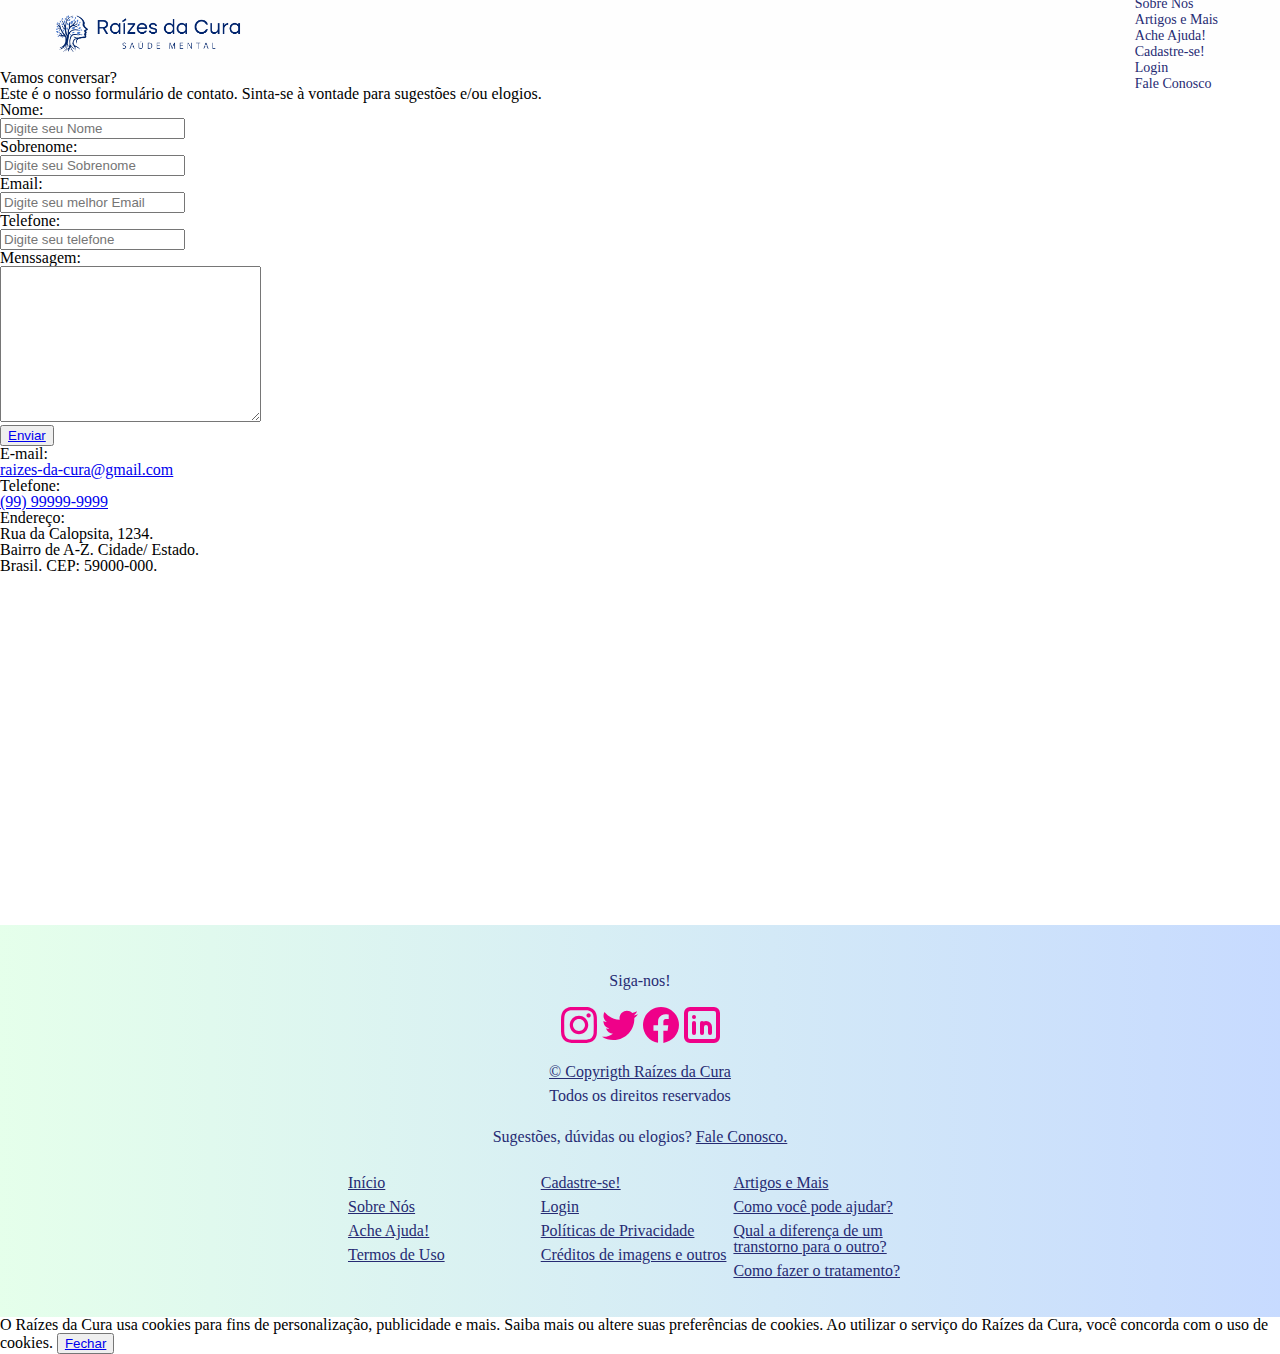
<file: assets/html/fale-conosco.html>
<!DOCTYPE html>
<html lang="pt-br">

<head>
    <meta charset="UTF-8">
    <meta http-equiv="X-UA-Compatible" content="IE=edge">
    <meta name="viewport" content="width=device-width, initial-scale=1.0">
    <link rel="shortcut icon" href="../imagens/Icones-2/favicon.ico" type="image/x-icon" />
    <!-- Arquivo de reset de estilos dos navegadores -->
    <link rel="stylesheet" href="../estilos/reset.css">
    <!-- CSS do menu e rodapé -->
    <link rel="stylesheet" href="../estilos/menu-e-rodape.css">
    <!-- Google Fontes utilizado para o menu e rodapé -->
    <link rel="preconnect" href="https://fonts.googleapis.com">
    <link rel="preconnect" href="https://fonts.gstatic.com" crossorigin>
    <link href="https://fonts.googleapis.com/css2?family=Open+Sans:wght@500&display=swap" rel="stylesheet">
    <title>Raízes da Cura - Fale Conosco</title>
</head>

<body>
    <header>
        <nav class="menu">
            <div class="logo">
                <a href="../index.html">
                    <img src="../imagens/logo-horizontal.png" alt="Logo Raízes da Cura">
                </a>
            </div>
            <ul>
                <li><a href="../index.html">Início</a></li>
                <li><a href="sobre-nos.html">Sobre Nós</a></li>
                <li><a href="#">Artigos e Mais</a>
                    <ul>
                        <li><a href="../artigos-e-mais.html">O que são doenças mentais?</a></li>
                        <li><a href="../html/submenu/ajuda.html">Como você pode ajudar?</a></li>
                        <li><a href="../html/submenu/diferenca.html">Qual a diferença de um transtorno para o outro?</a>
                        </li>
                        <li><a href="../html/submenu/tratar.html">Como fazer o tratamento?</a></li>
                    </ul>
                </li>
                <li><a href="ache-ajuda.html">Ache Ajuda!</a></li>
                <li><a href="cadastre-se.html">Cadastre-se!</a></li>
                <li><a href="login.html">Login</a></li>
                <li><a href="fale-conosco.html">Fale Conosco</a></li>
            </ul>
        </nav>
    </header>

    <section id="contato">
        <div class="formulario">
            <h1>Vamos conversar?</h1>
            <p>Este é o nosso formulário de contato. Sinta-se à vontade para sugestões e/ou elogios.</p>

            <form action="post">
                <label for="wname">Nome: <br>
                    <input type="text" name="name" id="wname" minlength="8" maxlength="12" placeholder="Digite seu Nome"
                        required>
                </label> <br>
                <label for="wsname">Sobrenome: <br>
                    <input type="text" name="sname" id="wsname" minlength="8" maxlength="12"
                        placeholder="Digite seu Sobrenome" required>
                </label> <br>
                <label for="wemail">Email: <br>
                    <input type="email" name="email" id="wemail" minlength="15" maxlength="35"
                        placeholder="Digite seu melhor Email" autocomplete="email" required>
                </label> <br>
                <label for="wphone">Telefone: <br>
                    <input type="tel" name="phone" id="wphone" minlength="8" maxlength="12"
                        placeholder="Digite seu telefone" required>
                </label> <br>
                <label for="wmsg">Menssagem:<br>
                    <textarea name="msg" id="wmsg" cols="30" rows="10"></textarea>
                </label>
                <br>
                <button><a href="#">Enviar</a></button>
            </form>

            <section>
                <div>
                    <h4>E-mail:</h4>
                    <p><a href="mailto:raizes-da-cura@gmail.com">raizes-da-cura@gmail.com</a> </p>
                </div>
                <div>
                    <h4>Telefone:</h4>
                    <p><a href="tel:(99) 99999-9999">(99) 99999-9999</a></p>
                </div>
                <div>
                    <h4>Endereço:</h4>
                    <p>Rua da Calopsita, 1234. <br>
                        Bairro de A-Z. Cidade/ Estado.<br>
                        Brasil. CEP: 59000-000.</p>
                    <iframe
                        src="https://www.google.com/maps/embed?pb=!1m18!1m12!1m3!1d31799567.172332037!2d-73.23115894444462!3d-13.36375866414209!2m3!1f0!2f0!3f0!3m2!1i1024!2i768!4f13.1!3m3!1m2!1s0x9c59c7ebcc28cf%3A0x295a1506f2293e63!2sBrasil!5e0!3m2!1spt-BR!2sbr!4v1684439200663!5m2!1spt-BR!2sbr"
                        width="600" height="300" style="border:0;" allowfullscreen="" loading="lazy"
                        referrerpolicy="no-referrer-when-downgrade"></iframe>
                </div>

            </section>
    </section>

    <br /><br /><br />

    <footer class="fundo-gradiente">
        <p>Siga-nos!</p>
        <div class="redes">
            <a href="https://www.instagram.com/" target="_blank"><img src="../imagens/rodape/instagram.svg"
                    alt="Logo Instagram"></a>
            <a href="https://twitter.com/" target="_blank"><img src="../imagens/rodape/twitter.svg"
                    alt="Logo do Twitter"></a>
            <a href="https://www.facebook.com/" target="_blank"><img src="../imagens/rodape/facebook.svg"
                    alt="Logo do Facebook"></a>
            <a href="https://www.linkedin.com/" target="_blank"><img src="../imagens/rodape/linkedin.svg"
                    alt="Logo do LinkedIn"></a>
        </div>
        <div class="copyright">
            <p><a href="./politicaseprivacidade.html#copyright">&copy; Copyrigth Raízes da Cura</a></p>
            <p>Todos os direitos reservados</p>
        </div>
        <div class="w-100">
            <p>Sugestões, dúvidas ou elogios? <a href="./fale-conosco.html">Fale Conosco.</a></p>
            <nav class="mapa-site">
                <ul>
                    <li><a href="../index.html">Início</a></li>
                    <li><a href="./sobre-nos.html">Sobre Nós</a></li>
                    <li><a href="./ache-ajuda.html">Ache Ajuda!</a></li>
                    <li><a href="./politicaseprivacidade.html#termos">Termos de Uso</a></li>
                </ul>
                <ul>
                    <li><a href="./cadastre-se.html">Cadastre-se!</a></li>
                    <li><a href="./login.html">Login</a></li>
                    <li><a href="./politicaseprivacidade.html#privacidade">Políticas de Privacidade</a></li>
                    <li><a href="./creditos-de-imagens-e-outros.html">Créditos de imagens e outros</a></li>
                </ul>
                <ul>
                    <li><a href="./artigos-e-mais.html">Artigos e Mais</a></li>
                    <li><a href="./submenu/ajuda.html">Como você pode ajudar?</a></li>
                    <li><a href="./submenu/diferenca.html">Qual a diferença de um transtorno para o outro?</a>
                    </li>
                    <li><a href="./submenu/tratar.html">Como fazer o tratamento?</a></li>
                </ul>
            </nav>
        </div>
    </footer>

    <div class="cookies">
        O Raízes da Cura usa cookies para fins de personalização, publicidade e mais. Saiba mais ou altere suas
        preferências de
        cookies. Ao utilizar o serviço do Raízes da Cura, você concorda com o uso de cookies.
        <button><a href="#">Fechar</a></button>
    </div>

</body>

</html>
</file>
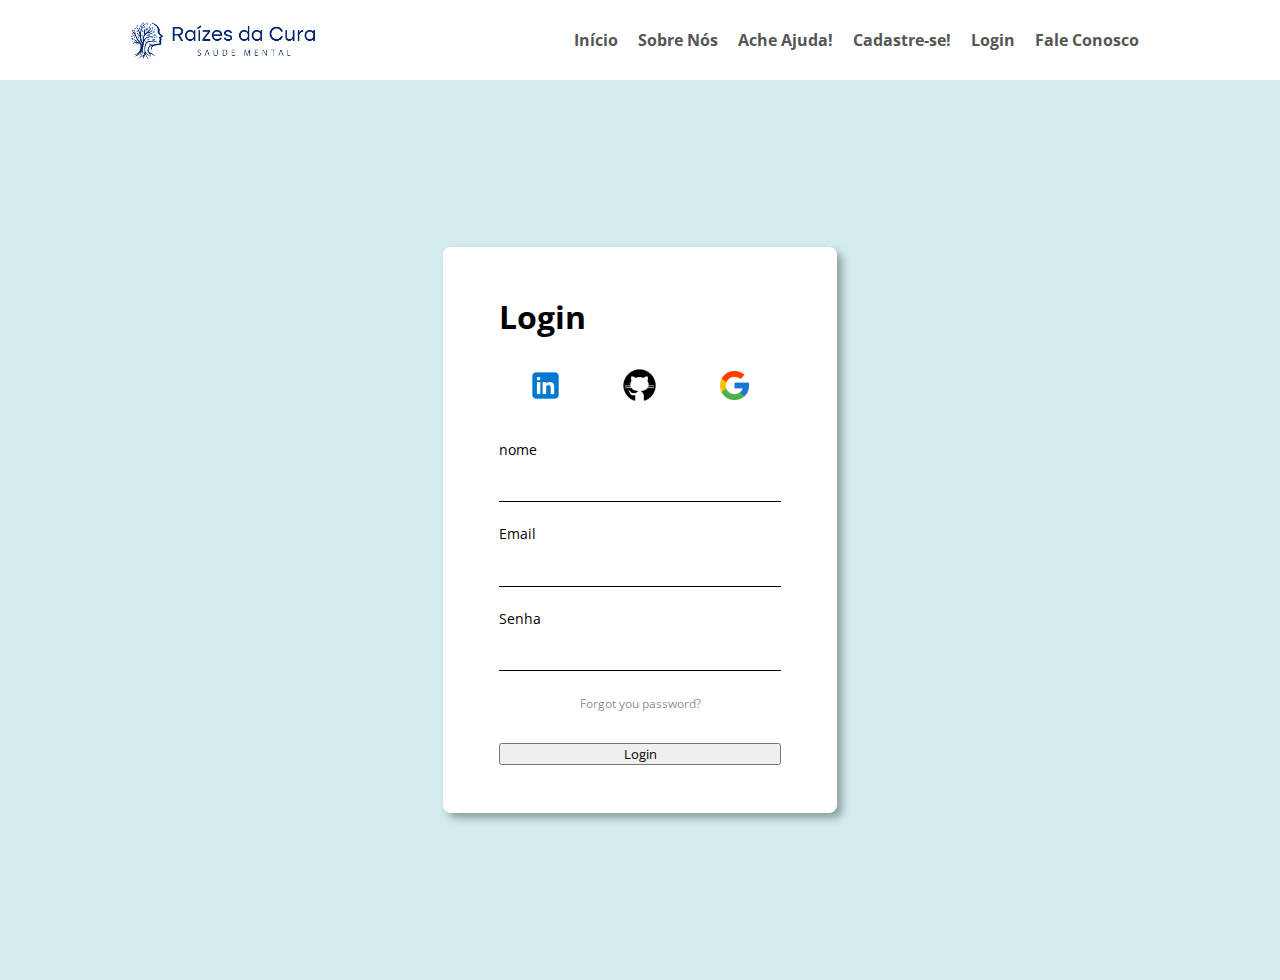
<file: assets/html/login.html>
<!DOCTYPE html>
<html lang="pt-br">

<head>
    <meta charset="UTF-8">
    <meta http-equiv="X-UA-Compatible" content="IE=edge">
    <meta name="viewport" content="width=device-width, initial-scale=1.0">
    <link rel="shortcut icon" href="../imagens/Icones-2/favicon.ico" type="image/x-icon" />
    <link rel="stylesheet" href="https://cdnjs.cloudflare.com/ajax/libs/font-awesome/6.4.0/css/all.min.css" integrity="sha512-iecdLmaskl7CVkqkXNQ/ZH/XLlvWZOJyj7Yy7tcenmpD1ypASozpmT/E0iPtmFIB46ZmdtAc9eNBvH0H/ZpiBw==" crossorigin="anonymous" referrerpolicy="no-referrer" />
    <script src="../js/login.js" defer></script>
    <link rel="stylesheet" href="../css/estiloGeral.css">
    <link rel="stylesheet" href="../css/login.css">
    <title>Raízes da Cura - Login</title>
</head>

<body>
    <header class="header">
        <div class="logo">
            <!-- <a href="../index.html">
                <img src="../imagens/logo-horizontal1.png" alt="Logo Raízes da Cura">
            </a> -->
        </div>
      <nav class="menu">
        <ul>
            <li><a href="/index.html">Início</a></li>
            <li><a href="../html/sobreNos.html">Sobre Nós</a></li>
            <!-- <li><a href="./html/artigos-e-mais.html">Artigos e Mais</a></li> -->
            <li><a href="../html/ache-ajuda.html">Ache Ajuda!</a></li>
            <li><a href="../html/cadastre-se.html">Cadastre-se!</a></li>
            <li><a href="../html/login.html">Login</a></li>
            <li><a href="../html/fale-conosco.html">Fale Conosco</a></li>
        </ul>
      </nav>
    </header> 

    <main id="container">
        <div id="img">
            <a href=""></a>
        </div>
        <form action="" id="form-login">
            <div id="form-header">
                <h1>Login</h1>
                <i id="mode-icon" class="fa-solid fa-moon"></i>
            </div>
            <div id="social-media">
                <a href="#"><img src="../imagens/icons8-linkedin-48.png" alt=""></a>
                <a href="#"><img src="../imagens/icons8-github-50.png" alt=""></a>
                <a href="#"><img src="../imagens/icons8-google-logo-48.png" alt=""></a>
            </div>

            <div id="input">
               <div class="input-box">
                 <label for="name">
                    nome
                    <div class="input-field">
                        <i class="fa-solid fa-user"></i>
                     <input type="text" id="name" name="name">   
                    </div>
                 </label>
               </div> 

               <div class="input-box">
                <label for="email">
                   Email
                   <div class="input-field">
                    <i class="fa-solid fa-envelope"></i>
                    <input type="email" id="email" name="email">   
                   </div>
                </label>
              </div> 

              <div class="input-box">
                <label for="password">
                   Senha
                   <div class="input-field">
                    <i class="fa-solid fa-key"></i>
                    <input type="password" id="password" name="password">   
                   </div>
                </label>
              </div>
              
              <div id="forgot-password">
                <a href="#">
                    Forgot you password?
                </a>
              </div>
            </div>
            <button type="submit" id="login-button">
                Login
            </button>
        </form>
    </main>

    <!-- <main>
        <section id="login">
            <div id="imagem">
            </div>
            <div id="formulario">
                <h1>Login</h1>

                <p>
                    Seja Bem-Vindo(a) ao <strong>Raízes da Cura!</strong>.
                </p>
                <form action="login.php" method="post" autocomplete="on">
                    <div class="campo">
                        <span class="material-symbols-outlined">
                            person
                        </span>
                        <label for="wlogin">Login
                            <input type="email" name="login" id="wlogin" placeholder="digite seu Email"
                                autocomplete="email" minlength="6" maxlength="30" required>
                        </label>
                    </div>

                    <div class="campo">
                        <span class="material-symbols-outlined">
                            lock
                        </span>
                        <label for="wsenha">Senha
                            <input type="password" name="senha" id="wsenha" placeholder="digite sua senha"
                                autocomplete="current-password" minlength="8" maxlength="20" required>
                        </label>
                    </div>

                    <input type="submit" value="login">
                    <a href="#" class="botao">
                        Esqueci a senha <span class="material-symbols-outlined"> mail
                        </span>
                    </a>
                </form>
            </div>
            <div>
                <figure>
                    <img src="../imagens/login.jpg" alt="Imagem de pessoa com flores saindo da cabeça.">
                </figure>
            </div>
        </section>
    </main>


    <br /><br /><br /> -->

    <!-- <footer class="fundo-gradiente">
        <p>Siga-nos!</p>
        <div class="redes">
            <a href="https://www.instagram.com/" target="_blank"><img src="../imagens/rodape/instagram.svg"
                    alt="Logo Instagram"></a>
            <a href="https://twitter.com/" target="_blank"><img src="../imagens/rodape/twitter.svg"
                    alt="Logo do Twitter"></a>
            <a href="https://www.facebook.com/" target="_blank"><img src="../imagens/rodape/facebook.svg"
                    alt="Logo do Facebook"></a>
            <a href="https://www.linkedin.com/" target="_blank"><img src="../imagens/rodape/linkedin.svg"
                    alt="Logo do LinkedIn"></a>
        </div>
        <div class="copyright">
            <p><a href="./politicaseprivacidade.html#copyright">&copy; Copyrigth Raízes da Cura</a></p>
            <p>Todos os direitos reservados</p>
        </div>
        <div class="w-100">
            <p>Sugestões, dúvidas ou elogios? <a href="./fale-conosco.html">Fale Conosco.</a></p>
            <nav class="mapa-site">
                <ul>
                    <li><a href="../index.html">Início</a></li>
                    <li><a href="./sobre-nos.html">Sobre Nós</a></li>
                    <li><a href="./ache-ajuda.html">Ache Ajuda!</a></li>
                    <li><a href="./politicaseprivacidade.html#termos">Termos de Uso</a></li>
                </ul>
                <ul>
                    <li><a href="./cadastre-se.html">Cadastre-se!</a></li>
                    <li><a href="./login.html">Login</a></li>
                    <li><a href="./politicaseprivacidade.html#privacidade">Políticas de Privacidade</a></li>
                    <li><a href="./creditos-de-imagens-e-outros.html">Créditos de imagens e outros</a></li>
                </ul>
                <ul>
                    <li><a href="./artigos-e-mais.html">Artigos e Mais</a></li>
                    <li><a href="./submenu/ajuda.html">Como você pode ajudar?</a></li>
                    <li><a href="./submenu/diferenca.html">Qual a diferença de um transtorno para o outro?</a>
                    </li>
                    <li><a href="./submenu/tratar.html">Como fazer o tratamento?</a></li>
                </ul>
            </nav>
        </div>
    </footer>

    <div class="cookies">
        O Raízes da Cura usa cookies para fins de personalização, publicidade e mais. Saiba mais ou altere suas
        preferências de
        cookies. Ao utilizar o serviço do Raízes da Cura, você concorda com o uso de cookies.
        <button><a href="#">Fechar</a></button>
    </div> -->

</body>
</html>
</file>
<file: estilos/menu-e-rodape.css>
/* Estilizando o Menu */

body {
    font-family: 'Open Sans', sans-serif;
    font-size: 16px;
}

header {
    position: sticky;
    top: 0;
    z-index: 20;
}

.w-100 {
    width: 100%;
}

img {
    width: 100%;
}

.menu {
    display: flex;
    justify-content: space-between;
    align-items: center;
    height: 70px;
    background-color: #FEFEFE;
    padding: 0 50px;
    /* Caso queiramos o fundo do menu transparente
    background-color: #cddadba8;
    backdrop-filter: blur(40px); */
}

.menu .logo {
    display: flex;
    align-items: center;
    height: 70px;
    width: 200px;
}

.menu ul {
    display: flex;
    justify-content: space-between;
    gap: 2px;
}

.menu li a {
    text-decoration: none;
    font-size: 14px;
    color: #262b73;
    padding: 6px 12px;
}

.menu li a:hover {
    background-color: #3e46b8;
    color: white;
    border-radius: 2em;
}

/* Estilizando o submenu */

.menu ul li ul li a {
    display: block;
    line-height: 20px;
}

.menu ul ul {
    border-radius: 1em;
    box-shadow: 2px 3px 3px lightgray;
    background-color: #FEFEFE;
    display: none;
    top: 0px;
    position: absolute;
}

.menu ul li:hover>ul {
    display: block;
    margin-top: 50px;
}

.submenu-mais {
    font-size: 18px;
    vertical-align: text-bottom;
}

/* Estilizando o rodapé */

footer {
    display: flex;
    justify-content: space-between;
    align-items: center;
    flex-direction: column;
    gap: 10px;
    text-align: center;
    color: #262b73;
}

footer a {
    color: #262b73;
    text-decoration: none;
}

footer a:hover {
    color: #ef0189;
}

footer a:active {
    color: #ef0189;
}

.fundo-gradiente {
    padding-top: 3em;
    background: linear-gradient(90deg, rgb(205 255 216 / 52%), rgb(148 185 255 / 52%));
}

footer>p {
    padding-bottom: 0.5em;
    font-size: 16px;
}

.redes {
    display: flex;
    justify-content: space-between;
    align-items: center;
    gap: 5px;
}

.redes img {
    height: 36px;
    width: 36px;
}

div.copyright p {
    padding-top: 8px;
}

footer .w-100 p {
    padding-top: 15px;
}

nav.mapa-site {
    display: flex;
    padding: 30px;
    width: 90%;
    margin: auto;
    text-align: left;
}

nav.mapa-site>* {
    width: 33%;
}

.mapa-site li {
    margin-bottom: 8px;
}

/* Estilizando o aviso de cookies */

.cookies {
    display: flex;
    gap: 40px;
    justify-content: space-between;
    align-items: center;
    height: 70px;
    background-color: #FEFEFE;
    padding: 0 50px;
    position: sticky;
    bottom: 0;
    z-index: 20;
    padding: 0 10%;
}

.cookies-texto, .cookies-texto a {
    font-size: 14px;
    text-decoration: none;
}

.cookies-fechar a {
    text-decoration: none;
    font-size: 30px;
}

.cookies a:hover {
    color: #ef0189;
}

.cookies-fechar:hover {
    background-color: #E9A1D7;
    border-radius: 15px;
}
</file>
<file: estilos/index.css>
html {
    scroll-behavior: smooth;
}

.fundo-gradiente {
    background: linear-gradient(90deg, rgb(205 255 216 / 52%), rgb(148 185 255 / 52%));
}

.boas-vindas {
    display: flex;
    width: 70%;
    margin: auto;
    gap: 5%;
}

.boas-vindas>* {
    flex: 1;
}

.texto-boas-vindas {
    padding-top: 60px;
}

.texto-boas-vindas h1,
.texto-boas-vindas h2 {
    font-size: 30px;
    font-weight: bold;
    margin-bottom: 30px;
}

.texto-boas-vindas h1 {
    color: #ef0189;
}

.texto-boas-vindas h2 {
    color: #004AAD;
}

.texto-boas-vindas h3 {
    font-size: 20px;
    font-weight: bold;
    margin-bottom: 20px;
    line-height: 30px;
}

.botao {
    display: inline-block;
    background-color: #004aad;
    color: white;
    font-weight: bold;
    padding: 10px 35px;
    border-radius: 20px;
    text-decoration: none;
}

.botao:hover {
    display: inline-block;
    background-color: #ef0189;
    color: white;
    font-weight: bold;
    padding: 10px 35px;
    border-radius: 20px;
    text-decoration: none;
}

.conteiner-carrossel {
    display: flex;
    flex: 0;
    flex-direction: column;
    width: 524px;
    margin-bottom: 25px;
}

.carrossel img {
    /* border-radius: 25% 75%/50%; */
    border-radius: 14% 30%/73%;
    width: 524px;
    height: 400px;
    z-index: 10;
    transform: scale(1.0);
}

.carrossel {
    display: grid;
    width: 524px;
    /* https://css-tricks.com/css-only-carousel/ */
    overflow: hidden;
}

.carrossel>div {
    grid-area: 1 / 1 / 2 / 2;
}

.carrossel div {
    /* top: 0; */
    opacity: 0;
    animation: display 10s infinite;
    /* margin-left: 524px; */
}

.carrossel:hover {
    animation-play-state: paused;
}

.carrossel figcaption {
    text-align: center;
}

.navegacao-carrossel {
    z-index: 10;
    align-self: center;
}

.navegacao-carrossel a {
    text-decoration: none;
    font-size: 22px;
    color: #ef0189;
}

@keyframes display {
    0% {
      transform: translateX(524px);
      opacity: 0;
    }
    10% {
      transform: translateX(0);
      opacity: 1;
    }
    20% {
      transform: translateX(0);
      opacity: 1;
    }
    30% {
      transform: translateX(-524px);
      opacity: 0;
    }
    100% {
      transform: translateX(-524px);
      opacity: 0;
    }
  }

.carrossel div:nth-child(2) {
    animation-delay: 2s;
}

.carrossel div:nth-child(3) {
    animation-delay: 4s;
}

.carrossel div:nth-child(4) {
    animation-delay: 6s;
}

.carrossel div:nth-child(5) {
    animation-delay: 8s;
}
</file>
<file: estilos/ache-ajuda.css>
body {
  background-color: #F7FDF3;
}

.container {
  display: flex;
  flex-direction: column;
  width: 80%;
  margin: 40px auto;
  background-color: #e0f5fd;
  gap: 20px;
  padding: 30px;
  border-radius: 10px;
  box-shadow: 2px 3px 3px lightgray;
}

.opcoes {
  display: flex;
  gap: 10px;
  justify-content: center;
  align-items: center;
}

.referencias {
  display: flex;
  gap: 10px;
  align-items: center;
  margin: 30px;
}

.lista-enderecos {
  display: flex;
  flex-direction: column;
  gap: 20px;
  flex: 1;
  color:  #144258
}

.lista-enderecos address {
  width: 80%;
  margin: auto;
}

.profissionais {
  display: flex;
  flex-direction: column;
  gap: 20px;
  flex: 1;
  align-items: center;
}

.profissionais img {
  width: 90%;
  border-radius: 10px;
  box-shadow: 2px 3px 3px lightgray;
}


.title {
  font-size: 26px;
  color: #004AAD;
  font-weight: bold;
  margin-bottom: 40px;
  text-align: center;
}

.subtitle {
  text-align: center;
  color:  #262b73;
  font-size: 22px;

}

.texto-detalhe {
  line-height: 22px;
  text-align: justify;
  text-indent: 40px;
  margin-bottom: 20px;
  color:  #144258
}

address {
  line-height: 20px;
  border-left: solid 1px #004AAD ;
  padding-left: 10px;
}

address h3 {
  font-size: 18px;
  font-weight: bold;
  margin-bottom: 8px;
}

address a {
  text-decoration: none;
  color: #262b73;
}

address a:hover {
  color: #ef0189;
}
</file>
<file: estilos/artigos.css>
h2 {
    font-size: 20px;
    font-weight: bolder;
    margin-top: 10px;
    margin-bottom: 10px;
}
p {
    text-indent: 3em;
}
.section01-titulo01 {
    display: flex;
    justify-content: center;
    align-items: center;
    background-image: url(../imagens/artigos/Fundo02.png);
    background-repeat: no-repeat;
    position: relative;
    height: 50vh;
    width: 100vw;
}
.div01-titulo01 {
    display: flex;
    align-items: center;
    justify-content: center;
    background-color: rgb(0, 0, 0, 0.8);
    color: white;
    font-size: 30px;
    font-weight: 600;
    text-align: center;
    margin: auto;
    padding: 2rem;
    width: 50%;
    line-height: 1.5em;
}
.section02-texto01 {
    display: flex;
    align-items: center;
    justify-content: center;
    line-height: 1.6em;
}
.div02-texto01 {
    display: flex;
    text-align: justify;
    font-size: 14px;
    margin-top: 1em;
    height: auto;
    width: 800px;
}
.section03-titulos-videos01e02 {
    display: flex;
    flex: 1;
    justify-content: center;
}
.div03-titulo-video01 {
    display: flex;
    align-items: center;
    justify-content: center;
    text-align: center;
    margin-top: 1rem;
    margin-bottom: 0.5rem;
    height: 30px;
    width: 400px;
}
.div04-titulo-video02 {
    display: flex;
    align-items: center;
    justify-content: center;
    text-align: center;
    margin-top: 1rem;
    margin-bottom: 0.5rem;
    height: 30px;
    width: 400px;
}
.section04-videos01e02 {
    display: flex;
    flex: 1;
    justify-content: center;
}
.div05-video01{
    display: flex;
    align-items: center;
    justify-content: center;
    padding-left: 0.5rem;
    height: auto;
}
.div06-video02 {
    display: flex;
    align-items: center;
    justify-content: center;
    padding-left: 0.5rem;
    height: auto;
}
.section05-texto02 {
    display: flex;
    flex-direction: column;
    flex: 1;
    justify-content: center;
    align-items: center;
    line-height: 1.6em;
}
.div07-titulo-e-texto02 {
    display: flex;
    text-align: justify;
    font-size: 14px;
    padding-left: 5%;
    padding-right: 5%;
    margin-top: 1em;
    margin-bottom: 1em;
    height: auto;
    width: 800px;
}
.div08-texto02-video03 {
    display: flex;
    align-items: center;
    justify-content: center;
    height: auto;
    margin-bottom: 1em;
}
.section06-texto03 {
    display: flex;
    flex-direction: column;
    flex: 1;
    justify-content: center;
    align-items: center;
    line-height: 1.6em;
}
.div09-titulo-e-texto03 {
    display: flex;
    text-align: justify;
    font-size: 14px;
    padding-left: 5%;
    padding-right: 5%;
    margin-top: 1em;
    margin-bottom: 1em;
    height: auto;
    width: 800px;
}
.section07-videos04e05 {
    display: flex;
    flex: 1;
    justify-content: center;
    margin-bottom: 1rem;
}
.div10-video04{
    display: flex;
    align-items: center;
    justify-content: center;
    padding-left: 0.5rem;
    height: auto;
}
.div10-video05 {
    display: flex;
    align-items: center;
    justify-content: center;
    padding-left: 0.5rem;
    height: auto;
}

ul.lista-episodios {
    padding: 10px;
    margin-left: 70px;
}

.lista-episodios li{
    list-style-type: disc;
}

article p{
    margin: 15px;
}

body {
    background-color:#f7fdf3;
}
</file>
<file: estilos/cadastra-se.css>
@charset "UTF-8";

@import url('https://fonts.googleapis.com/css2?family=Open+Sans:ital,wght@0,300;0,400;0,500;0,600;0,700;1,400;1,500&family=Wix+Madefor+Text:wght@400;500;600;700;800&display=swap');

:root {
    --cor1: #D3EDEE;
    --cor2: #004AAD;
    --cor3: #EF0189;

    --fonte-principal: 'Open Sans', sans-serif;
}
* {
    padding: 0;
    margin: 0;
    box-sizing: border-box;
    font-family: var(--fonte-principal);
}
.cadastro {
    display: flex;
    max-width: 1100px;
    margin: auto;
    justify-content: space-around;
    margin-bottom: 50px; 
}
.text-cadastro {
    flex: 1.5;
    padding: 2rem;
}
.text-cadastro h1 {
    margin-bottom: 2rem;
}
.text-cadastro p {
    text-align: justify;
    margin-bottom: 2rem;
}
.form-cadastro {
    flex: 2;
}
.form {
  width: 100%;
  display: flex;
  justify-content: center;
  align-items: center;
  flex-direction: column;
  background-color: var(--cor1);
  padding: 1.5rem;
  box-shadow: 5px 5px 10px #00000048;
}
.form-header {
    margin-bottom: 1.5rem;
    display: flex;
    justify-content: space-between;
}
.login-button {
    display: flex;
    align-items: center;
}
.login-button button {
    border: none;
    padding: 0.4rem 1rem;
    border-radius: 5px;
    cursor: pointer;
    user-select: none;
    color: #FFF;
    background-color: var(--cor2);
    text-align: center;
    cursor: pointer;
    font-weight: bold;
}
.login-button button:hover,
.continue-button button:hover {
    background-color: #001025;
}
.login-button button a {
    text-decoration: none;
    font-weight: 500;
    color: #fff;
 }
 .form-header h1::after,
 .text-cadastro h1::after {
    content: '';
    display: block;
    width: 5rem;
    height: 0.3rem;
    background-color: var(--cor2);
    margin: 0 auto;
    position: absolute;
    border-radius: 10px;
 }
.input-group {
    display: flex;
    flex-wrap: wrap;
    justify-content: space-between;
    padding: 0.8rem 0;
}
.input-box {
    display: flex;
    flex-direction: column;
    margin-bottom: 1rem;
}
.input-box input{
   margin: 0.6rem 0; 
   padding: 0.7rem 1.1rem;
   border: none;
   border-radius: 10px;
}
textarea {
    display: flex;
    flex: 1;
    width: 300px;
    margin: 0.6rem 0; 
    padding: 0.7rem 1rem;
    border: none;
    outline: none;
    border-radius: 10px;
    border-radius: 1px 1px 6px #0000001c;
    font-size: 13px;
    resize: none;
}
textarea:focus, 
select:focus {
    background: #5555555e;
}
select {
    border-radius: 10px;
    margin: 0.6rem 0;
    border: none;
    outline: none;
    display: flex;
}
.input-box input:hover {
    background-color: #5555555e;
    font-weight: 600;
}
.input-box input:focus-visible {
    outline: 1px solid #55555577;
}
.input-box label,
.gender-title h6 {
    font-size: 0.76rem;
    font-weight: 600;
    color: #000000c0;
}
.input-box input::placeholder {
    color: #000000be;
}
.gender-group {
    display: flex;
    justify-content: space-between;
    margin-top: 0.62rem;
    padding: 0 0.5rem;
}
.gender-input {
    display: flex;
    align-items: center;
}
.gender-input input {
    margin-right: 0.35rem;
}
.gender-input label {
    font-size: 0.81rem;
    font-weight: 600;
    color: #000000c0;
}
.continue-button button {
    width: 100%;
    margin-top: 2.5rem;
    border: none;
    padding: 0.62rem;
    border-radius: 5px;
    cursor: pointer;
    user-select: none;
    background-color: var(--cor2);
}
.continue-button button a {
    text-decoration: none;
    font-size: 0.93rem;
    font-weight: 500;
    color: #fff;
}
</file>
<file: estilos/creditos-de-imagens-e-outros.css>
body {
     background-color: #F7FDF3;
}

main {
    width: 80%;
    margin: auto;
    padding-bottom: 80px;
}

#h1-creditos {
    font-size: 26px;
    color: #004AAD;
    font-weight: bold;
    text-align: center;
    padding: 60px 0;
}

.direito-imagens {
    display: flex;
    gap: 20px;
}

.direito-imagens > * {
    flex: 1; 
}

.direito-imagens img {
    height: 250px;
    object-fit: cover;
    margin-bottom: 6px;
    border-radius: 10px;
    box-shadow: 2px 3px 3px lightgray;
}

.direito-imagens li {
    margin-bottom: 25px;
}

.direito-imagens figcaption {
    text-align: center;
}

.direitos-canva {
    margin-top: 40px;
    font-style: italic;    
}

.direitos-canva a, figcaption a {
    text-decoration: none;
}

strong {
    font-weight: bold;
    color: red
}
</file>
<file: estilos/fale-conosco.css>
main {
    background-image: url(../imagens/Fundo-Página-Fale-Conosco.png);
    background-size: 100%;
}
.section {
    display: flex;
    flex: 1;
    justify-content: center;
}
a {
    text-decoration: none;
    font-weight: 400;
}
a:hover {
    color: #ef0189;
    font-weight: 400;
}
.div01 {
    margin-top: 2rem;
    margin-bottom: 2rem;
    text-align: left;
    line-height: 1.34em;
    padding-left: 2rem;
    padding-right: 2rem;
    height: 670px;
    width: 400px;
    background-color: white;
    border-top-left-radius: 4%;
    border-bottom-left-radius: 4%;
    box-shadow: -1px 0px 8px 0px rgb(82, 82, 82);
}
.p01 {
    font-size: 14px;
    margin-top: 2em;
    padding: right 1.5em;
}
h2 {
    font-size: 25px;
    font-weight: 600;
    padding-top: 0.8em;
}
h4 {
    font-size: 14px;
    font-weight: 400;
}
.div02 {
    margin-top: 2rem;
    margin-bottom: 2rem;
    text-align: justify;
    line-height: 1.34em;
    padding-left: 2rem;
    padding-right: 2rem;
    padding-top: 1rem;
    height: 655px;
    width: 400px;
    background-color: #ef0189;
    color: white;
    border-top-right-radius: 4%;
    border-bottom-right-radius: 4%;
    box-shadow: 1px 0px 8px 0px rgb(82, 82, 82);
}
.h2 {
    font-size: 40px;
    -webkit-text-stroke-color: white;
    -webkit-text-stroke-width: 1.1px;
}
.p02 {
    font-size: 14px;
    margin-top: 1.5em;
    padding: right 1.5em;
}
form {
    margin-top: 1.3rem;
    font-size: 14px;
    font-weight: 400;
}
.text-input {
    width: 380px;
}
.a2 {
    color: white;
    text-decoration: underline;
}
.a2:hover {
    color: #004aad;
}
.botao {
    display: inline-block;
    background-color: #004aad;
    color: white;
    font-weight: bold;
    padding: 10px 35px;
    border-radius: 20px;
    text-decoration: none;
}
.botao:hover {
    display: inline-block;
    background-color: white;
    color: black;
    font-weight: bold;
    padding: 10px 35px;
    border-radius: 20px;
    text-decoration: none;
}
</file>
<file: estilos/login.css>
main .fundo-gradiente {
    background: linear-gradient(90deg, rgb(205 255 216 / 52%), rgb(148 185 255 / 52%));
    padding: 40px 0;
}

#formulario {
    display: flex;
    flex-direction: column;
    width: 60%;
    margin: auto;
}

.formulario-login {
    background-color: #FEFEFE;
    justify-content: center;
    align-items: center;
    border-top-right-radius: 10px;
    border-bottom-right-radius: 10px;
}

#imagem-login {
    border-top-left-radius: 10px;
    border-bottom-left-radius: 10px;
    background: url('../imagens/login.jpg');
    background-size: cover;
    background-position: center;
    height: 60vh;
}

.titulo-formulario {
    text-align: center;
    font-size: 26px;
    color: #004AAD;
    font-weight: bold;
    padding: 30px;
}

.corpo-formulario {
    display: flex;
    border-radius: 10px;
    box-shadow: -1px 0px 8px 0px rgb(82, 82, 82);
}

.corpo-formulario>* {
    flex: 1;
}

.campo-formulario {
    display: flex;
    flex-direction: column;
    margin-bottom: 20px;
}

.campo-texto-formulario {

    border-bottom: solid 1px gray;
}

.formulario-login form {
    width: 80%;
    margin: auto;
}

.formulario-login .input {
    display: flex;
    gap: 10px;
    padding: 8px;
    margin-bottom: 0;
}

.formulario-login .input input {
    flex: 1;
    border: none;
    outline: none;
}

.formulario-login label {
    margin-bottom: 10px;
}

.formulario-login a {
    text-decoration: none;
    color: #262b73;
}

.formulario-login a:hover {
    color: #ef0189;
}

a.botao-login {
    background-color: #004aad;
    color: white;
    font-weight: bold;
    padding: 10px 35px;
    border-radius: 20px;
    text-decoration: none;
    text-align: center;
}

a.botao-login:hover{
    background-color: #ef0189;
    color: white; 
}

.esqueci-senha-email {
    text-align: center;
    font-size: 14px;
}
</file>
<file: estilos/politicas-e-privacidade.css>
.todas-as-sections{
    display: flex;
    flex: 1;
}
div {
    line-height: 1.48em;
}
h1 {
    font-size: 30px;
    font-weight: bold;
    text-align: center;
    margin-top: 1em;
    margin-bottom: 1em;
}
.div {
    margin: auto;
    align-items: center;
    text-align: justify;
    padding-left: 13rem;
    padding-right: 13rem;
    height: auto;
    width: auto;
}
.paragrafo {
    text-indent: 3em;
}
</file>
<file: estilos/sobre.css>
body {
    background-color: #F7FDF3;
}

.sessao-sobre {
    display: flex;
    gap: 100px;
    width: 80%;
    margin: auto;
    padding: 60px 0;
}

.sessao-sobre>* {
    flex: 1;
}

.imagem-fundo {
    display: grid;
}

.feijao-verde {
    transform: rotate(179.1deg);
    z-index: 1;
}

.imagem-fundo img {
    grid-area: 1/1;
    z-index: 2;
}

#h1-sobre {
    font-size: 26px;
    color: #004AAD;
    font-weight: bold;
    margin-bottom: 40px;
}

.sessao-sobre p {
    line-height: 22px;
    text-align: justify;
    text-indent: 40px;
    margin-bottom: 20px;
}
</file>
<file: assets/css/estiloGeral.css>
@charset "UTF-8";

@import url('https://fonts.googleapis.com/css2?family=Open+Sans:ital,wght@0,300;0,400;0,500;0,600;0,700;1,400;1,500&family=Wix+Madefor+Text:wght@400;500;600;700;800&display=swap');

:root {
    --cor1: #D3EDEE;
    --cor2: #004AAD;
    --cor3: #EF0189;

    --fonte-principal: 'Open Sans', sans-serif;
}

/* Configurações universal */
* {
    padding: 0;
    margin: 0;
    box-sizing: border-box;
    font-family: var(--fonte-principal);
}
a {
    text-decoration: none;
}
ul > li {
    list-style: none;
    text-decoration: none;
}
.btn {
    font-size: 18px;
    background-color: var(--cor2);
    padding: 10px 25px;
    width: 250px;
    /* margin: auto; */
    text-align: center;
    color: #FFF;
    background-color: var(--cor2);
    /* border: 1px solid #5555554f; */
    border-radius: 25px;
    text-align: center;
    user-select: none;
    cursor: pointer;
    margin: 15px 0;
    font-weight: bold;
    border: none;
} 
.btn:hover {
    background-color: #001025;
}

/* Configuração do menu */
.header {
    display: flex;
    justify-content: space-around;
    height: 5em;
    align-items: center;
}

.header .menu ul > li {
    display: inline-block;
    margin-right: 1em;
    font-weight: bold; 
}
.header .menu a {
    color: #555;
    transition: 1s;
}
.header .menu a:hover {
    color: #000;
}

.main {
    background-color: var(--cor1);
    /* height: 100%; */
    height: 100vh;
}
.container {
    display: flex;
    max-width: 1100px;
    margin: auto;
    /* width: 100vw; */
    justify-content: space-around;
    padding: 2em;
    margin-bottom: -50px;
    /* background-color: var(--cor1); */ 
}
.left h1 {
  color: var(--cor3);
  font-size: 2.5em; 
  font-weight: bold; 
  margin: 15px 0;
}
.left h2 {
    color: var(--cor2);
    font-size: 2.5em;
    font-weight: bold;
    margin-bottom: 15px 0;
}
.left p {
    color: #000;
    font-size: 1.6em;
    font-weight: bold;
    margin-bottom: 15px;
}
.left a {
    color: #FFF;
}
#galery {
    width: 640px;
    height: 360px;
    overflow: hidden;
    margin-top: 100px;
}
#galery .fotos {
    width: 500%;
    animation-name: animacao;
    animation-duration: 20s;
    animation-iteration-count: infinite;
}
#galery .fotos img{
    width: 19.9%; 
}











/*###############  Modo responsivo do site ##################*/
@media (min-width: 390px) and (max-width: 750px) {
    .header {
        display: none;
        justify-content: space-around;
        height: 5em;
        align-items: center;
        width: 100%;
    }

    .main {
        background-color: var(--cor1);
        /* width: 100%; */
        height: 100vh;
    }
    .container {
        display: flex;
        flex-direction: column;
        width: 100%;
        margin: auto;
        align-items: center;
        /* width: 100vw; */
        justify-content: center;
        padding: 2rem;
        /* margin-bottom: -50px; */
        /* background-color: var(--cor1); */ 
    }
    .left h1 {
        text-align: center;
      color: var(--cor3);
      font-size: 2.5rem; 
      font-weight: bold; 
      margin-bottom: 15px;
    }
    .left h2 {
        color: var(--cor2);
        text-align: center;
        font-size: 1.5rem;
        font-weight: bold;
        margin-bottom: 3rem;
    }
    .left p {
        color: #000;
        font-size: 1.2rem;
        font-weight: bold;
        margin-bottom: 15px;
    }
    .left button {
        width: 100%;
        color: #FFF;
    }
    #galery {
        width: 100%;
        /* width: 640px; */
        height: 360px;
        overflow: hidden;
        margin-top: 100px;
    }
    #galery .fotos {
        /* display: none; */
        width: 100%;
        width: 500%;
        animation-name: animacao;
        animation-duration: 20s;
        animation-iteration-count: infinite;
    }
    #galery .fotos img{
        width: 100%;
        /* display: none; */
        width: 19.9%; 
    }
    
}
</file>
<file: assets/css/ache-ajuda.css>
@charset "UTF-8";

/* @import url('https://fonts.googleapis.com/css2?family=Inter:wght@200;300;400;500;600;700&family=Open+Sans:ital,wght@0,300;0,400;0,500;0,600;0,700;1,400;1,500&family=Wix+Madefor+Text:wght@400;500;600;700;800&display=swap'); */

.header .logo {
    background-image: url('../imagens/logo-horizontal.png');
    width: 200px;
    background-size: contain;
    background-repeat: no-repeat;
    background-position: center;
    height: 100px;
}
.ache-ajuda {
    flex-direction: column;
    height: 87vh;
}
.ache-ajuda .text-ache-ajuda h1 {
    font-size: 2em;
    color: var(--cor2);
    margin: 15px 0 10px 0;
    text-align: center;
}
.ache-ajuda .text-ache-ajuda p {
    /* color: #000; */
    text-align: justify;
    margin-bottom: 3rem;
    letter-spacing: 1px;
    text-align: justify;
}

/* /////////////////////////// */

.busca {
    display: flex;
    justify-content: center;
    align-items: center;
    height: 50vh;
  }
  .busca {
    display: flex;
    justify-content: center;
    align-items: center;
    height: 20vh;
  }
  .title {
    text-align: center;
    margin: 0;
  }

  .subtitle {
    text-align: center;
    margin: 0;
  }

  .centered-text {
    text-align: center;
  }

  .box {
    /* border-bottom: 1px solid #014f52af; */
    padding: 20px;
    width: fit-content;
  }

  /* .container {
    display: flex;
    justify-content: center;
    align-items: center;
    height: 40vh;
  } */
</file>
<file: assets/estilos/menu-e-rodape.css>
/* Estilizando o Menu */

/* body {
    font-family: 'Open Sans', sans-serif;
    font-size: 16px;
} */

/* header {
    position: sticky;
    top: 0;
} */

/* .w-100 {
    width: 100%;
} */

 .menu {
    display: flex;
    justify-content: space-between;
    align-items: center;
    height: 70px;
    background-color: #FEFEFE;
    ;
    padding: 0 50px; 
    /* Caso queiramos o fundo do menu transparente
    background-color: #cddadba8;
    backdrop-filter: blur(40px); */
 } 

.menu .logo {
    display: flex;
    align-items: center;
    height: 70px;
    width: 200px;
}

/* .menu ul {
    display: flex;
    justify-content: space-between;
    gap: 2px;
} */

.menu li a {
    text-decoration: none;
    font-size: 14px;
    color: #262b73;
    padding: 6px 12px;
}

.menu li a:hover {
    background-color: #3e46b8;
    color: white;
    border-radius: 2em;
}

/* Estilizando o submenu */
 
.menu ul li a ul {
    float: left;
    width: 200px;
    height: 40px;
    display: inline-block;
    text-align: center;
    line-height: 40px;
    font-size: 25px;
}

.menu ul ul {
    margin-top: 10px;
    display: none;
    top: 0px;
    position: absolute;
}

.menu ul li ul {
    width: 200px;
    height: 40px;
    margin-right: 10px;
    position: absolute;
    flex-direction: column;
}

.menu ul li ul li {
    width: 200px;
    height: 40px;
    white-space: nowrap;
    margin-right: 30px;
}

.menu ul li:hover>ul {
    padding-top: 50px;
    display: block;
    margin-top: 1px;
}

img {
    width: 100%;
} 


/* Estilizando o rodapé */

footer {
    display: flex;
    justify-content: space-between;
    align-items: center;
    flex-direction: column;
    gap: 10px;
    text-align: center;
    color: #262b73;
}

footer a {
    color: #262b73;
}

footer a:hover {
    color: #ef0189;
}

footer a:active {
    color: #ef0189;
}

.fundo-gradiente {
    padding-top: 3em;
    background: linear-gradient(90deg, rgb(205 255 216 / 52%), rgb(148 185 255 / 52%));
}

footer>p {
    padding-bottom: 0.5em;
    font-size: 16px;
}

.redes {
    display: flex;
    justify-content: space-between;
    align-items: center;
    gap: 5px;
}

.redes img {
    height: 36px;
    width: 36px;
}

div.copyright p {
    padding-top: 8px;
}

footer .w-100 p {
    padding-top: 15px;
}

nav.mapa-site {
    display: flex;
    padding: 30px;
    width: 90%;
    margin: auto;
    text-align: left;
}

nav.mapa-site>* {
    width: 33%;
}

.mapa-site li {
    margin-bottom: 8px;
}
</file>
<file: assets/css/cadastro.css>
@charset "UTF-8";

/* @import url('https://fonts.googleapis.com/css2?family=Inter:wght@200;300;400;500;600;700&family=Open+Sans:ital,wght@0,300;0,400;0,500;0,600;0,700;1,400;1,500&family=Wix+Madefor+Text:wght@400;500;600;700;800&display=swap'); */

/* .cadastro {
    display: flex;
} */

.header .logo {
    background-image: url('../imagens/logo-horizontal.png');
    width: 200px;
    background-size: contain;
    background-repeat: no-repeat;
    background-position: center;
    height: 100px;
}
.text-cadastro {
    flex: 1.5;
    /* background-color: aqua; */
    padding: 3rem;
    /* height: 80%; */
}
.text-cadastro h1 {
    margin-bottom: 3rem;
}
.text-cadastro p {
    text-align: justify;
    margin-bottom: 3rem;
}
.form-cadastro {
    /* width: 80%; */
    /* height: 80%; */
    flex: 2;
    /* display: flex; */
    /* box-shadow: 5px 5px 10px #00000048; */
}
/* .form-img {
    width: 50%;
    display: flex;
    justify-content: center;
    align-items: center;
} */
/* .form-img img {
    width: 17em;
} */
.form {
  width: 100%;  
  display: flex;
  justify-content: center;
  align-items: center;
  flex-direction: column;
  background-color: var(--cor1);
  padding: 3rem;
  box-shadow: 5px 5px 10px #00000048;
}
.form-header {
    margin-bottom: 3rem;
    display: flex;
    justify-content: space-between;
}
.login-button {
    display: flex;
    align-items: center;
}
.login-button button {
    border: none;
    /* background-color: #555; */
    padding: 0.4rem 1rem;
    border-radius: 5px;
    cursor: pointer;
    user-select: none;
    color: #FFF;
    background-color: var(--cor2);
    /* border: 1px solid #5555554f; */
    /* border-radius: 25px; */
    text-align: center;
    /* user-select: none; */
    cursor: pointer;
    /* margin: 15px 0; */
    font-weight: bold;
}
.login-button button:hover,
.continue-button button:hover {
    background-color: #001025;
}
.login-button button a {
    text-decoration: none;
    font-weight: 500;
    color: #fff;
 }
 .form-header h1::after,
 .text-cadastro h1::after {
    content: '';
    display: block;
    width: 5rem;
    height: 0.3rem;
    background-color: var(--cor2);
    margin: 0 auto;
    position: absolute;
    border-radius: 10px;
 }
.input-group {
    display: flex;
    flex-wrap: wrap;
    justify-content: space-between;
    padding: 1rem 0;
}
.input-box {
    display: flex;
    flex-direction: column;
    margin-bottom: 1.1rem;
}
.input-box input{
   margin: 0.6rem 0; 
   padding: 0.8rem 1.2rem;
   border: none;
   border-radius: 10px;
   /* border-radius: 1px 1px 6px #0000001c; */
}
textarea {
    display: flex;
    flex: 1;
    /* width: 100%; */
    margin: 0.6rem 0; 
    padding: 0.8rem 1.2rem;
    border: none;
    outline: none;
    border-radius: 10px;
    border-radius: 1px 1px 6px #0000001c;
    /* display: block; */
    /* box-shadow: 1px 1px 2px #0000001c; */
    /* border-radius: 10px; */
    font-size: 13px;
    resize: none;
}
textarea:focus, 
select:focus {
    background: #5555555e;
}
select {
    border-radius: 10px;
    margin: 0.6rem 0;
    border: none;
    outline: none;
    display: flex;
}
.input-box input:hover {
    background-color: #5555555e;
    font-weight: 600;
}
.input-box input:focus-visible {
    outline: 1px solid #55555577;
}
.input-box label,
.gender-title h6 {
    font-size: 0.76rem;
    font-weight: 600;
    color: #000000c0;
}
.input-box input::placeholder {
    color: #000000be;
}
.gender-group {
    display: flex;
    justify-content: space-between;
    margin-top: 0.62rem;
    padding: 0 0.5rem;
}
.gender-input {
    display: flex;
    align-items: center;
}
.gender-input input {
    margin-right: 0.35rem;
}
.gender-input label {
    font-size: 0.81rem;
    font-weight: 600;
    color: #000000c0;
}
.continue-button button {
    width: 100%;
    margin-top: 2.5rem;
    border: none;
    padding: 0.62rem;
    border-radius: 5px;
    cursor: pointer;
    user-select: none;
    background-color: var(--cor2);
}
.continue-button button a {
    text-decoration: none;
    font-size: 0.93rem;
    font-weight: 500;
    color: #fff;
}
</file>
<file: assets/css/login.css>
@charset "UTF-8";

.header .logo {
    background-image: url('../imagens/logo-horizontal.png');
    width: 200px;
    background-size: contain;
    background-repeat: no-repeat;
    background-position: center;
    height: 100px;
} 
#container {
    height: 100vh;
    width: 100%;
    background-color: var(--cor1);
    display: flex;
    align-items: center;
    justify-content: center;
}
#social-media img {
    width: 35px;
}
#form-login {
    background-color: #fff;
    display: flex;
    flex-direction: column;
    padding: 3rem 3.5rem;
    border-radius: 8px;
    gap: 30px; /*Da o mesmo espacamento entre os icones*/
    box-shadow: 5px 5px 8px rgba(0,0,0,0.336);
    height: fit-content;
    animation: dark-to-light 0.3s ease-in-out;
}
#form-header {
    display: flex;
    align-items: center;
    justify-content: space-between;
}
#form-header h1 {
    font-size: 2rem;
    position: relative;
}
/* #form-header h1::before {
   height: ;
} */
#mode-icon {
    cursor: pointer;
    font-size: 20px;
}
#social-media {
    display: flex;
    justify-content: space-around;
}
#social-media img:hover {
    transform: scale(1.2);
}
#input {
    display: flex;
    flex-direction: column;
    align-items: center;
    justify-content: center;
    gap: 20px;
}
.input-box label {
    font-size: 14px;
    color: var(cor2);
}
.input-field {
    display: flex;
    align-items: center;
    gap: 15px;
    padding: 0.55rem;
    cursor: text;
    border-bottom: 1px solid black;
}
.input-field i {
    font-size: 18px;
    color: black;
}
.input-field input {
    border: none;
    background-color: transparent;
    width: 250px;
    font-size: 18px;
    padding: 0px 5px;
}
.input-field input:focus {
    outline: none;
}
#forgot-password a{
    text-decoration: none;
    font-size: 12px;
    color: rgba(70, 69, 69, 0.623);
}
#forgot-password a:hover {
    color: black;
}

.dark#form-login {
    color: #fff;
    background-color: #000000c0;
    animation: light-to-dark 0.3s ease-in-out;
}
.dark#form-login .input-field input,
.dark#form-login .input-field i {
    color: #fff;
}


@keyframes dark-to-light {
    0% {
        background-color: #000000c0;
    }
    100% {
        background-color: #fff;
    }
}

@keyframes light-to-dark {
    0% {
        background-color: #fff;
    }
    100% {
        background-color: #000000c0;
    }
}
</file>
